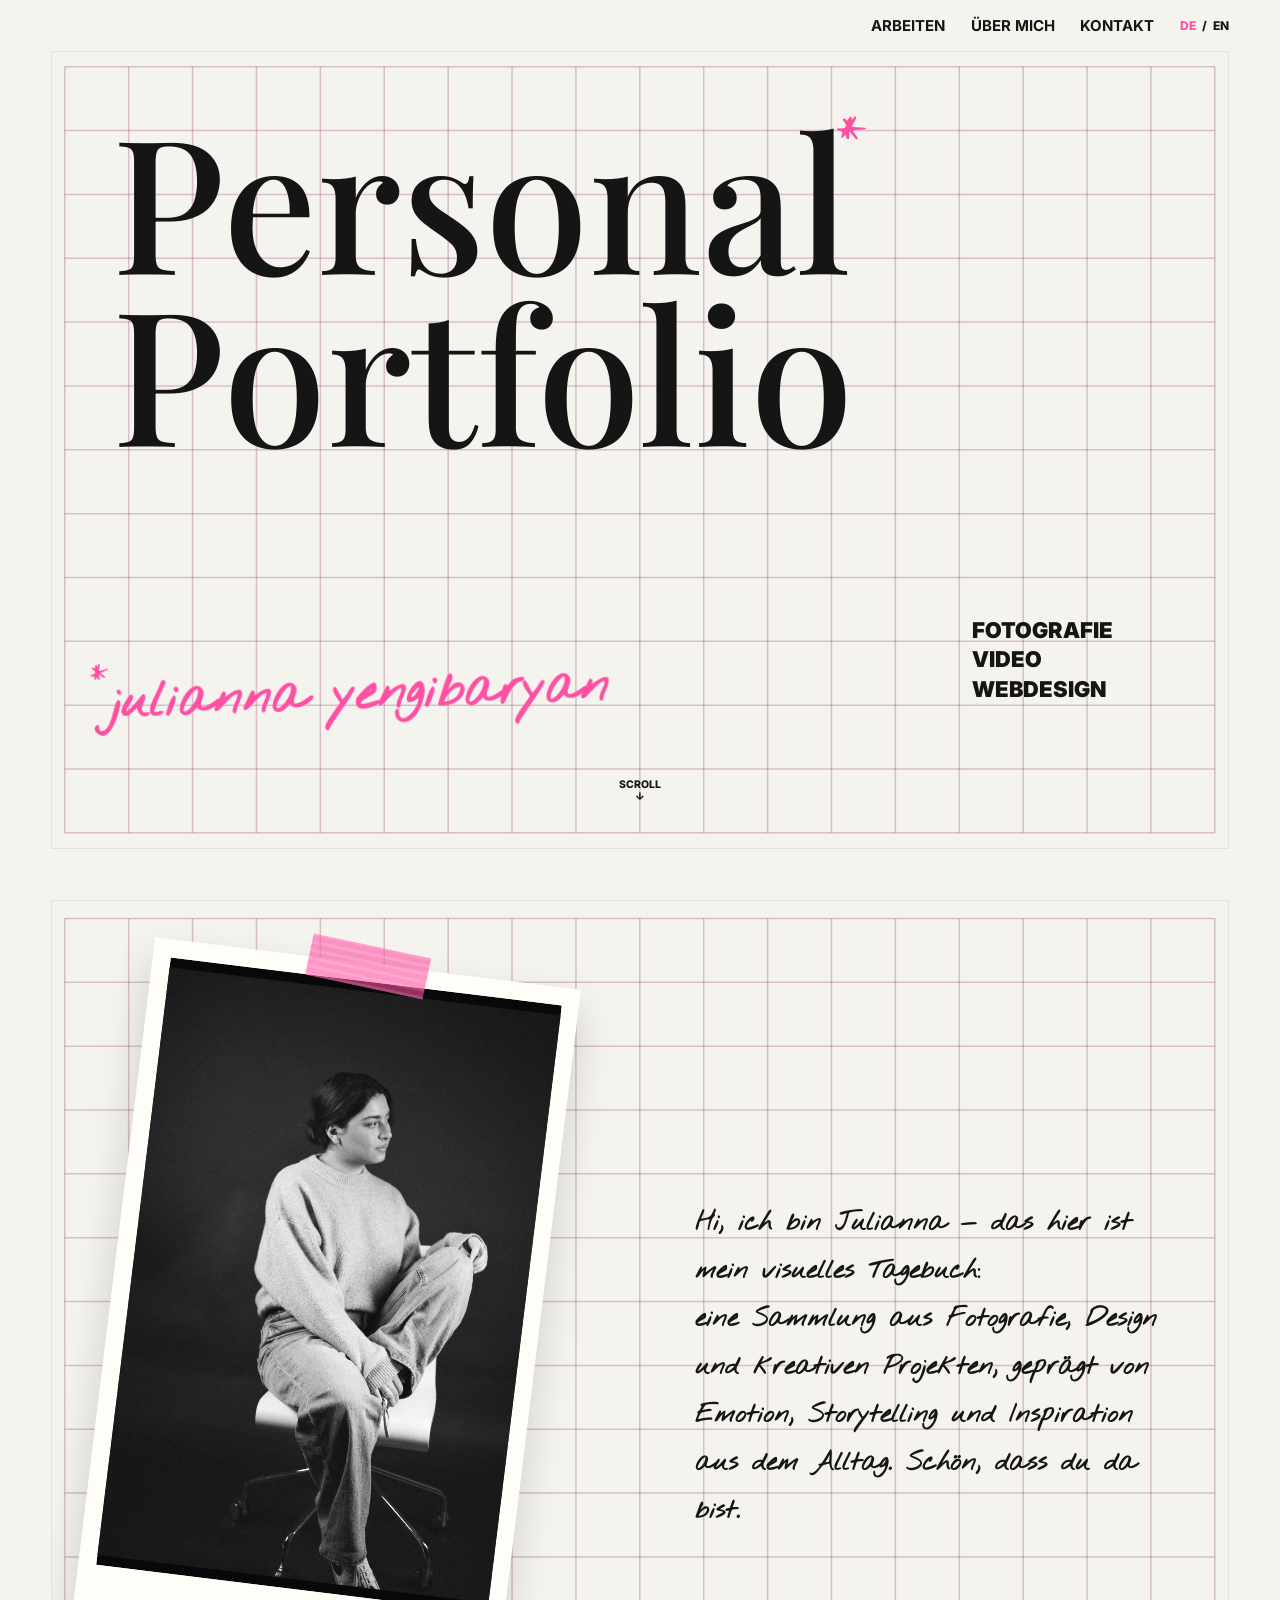
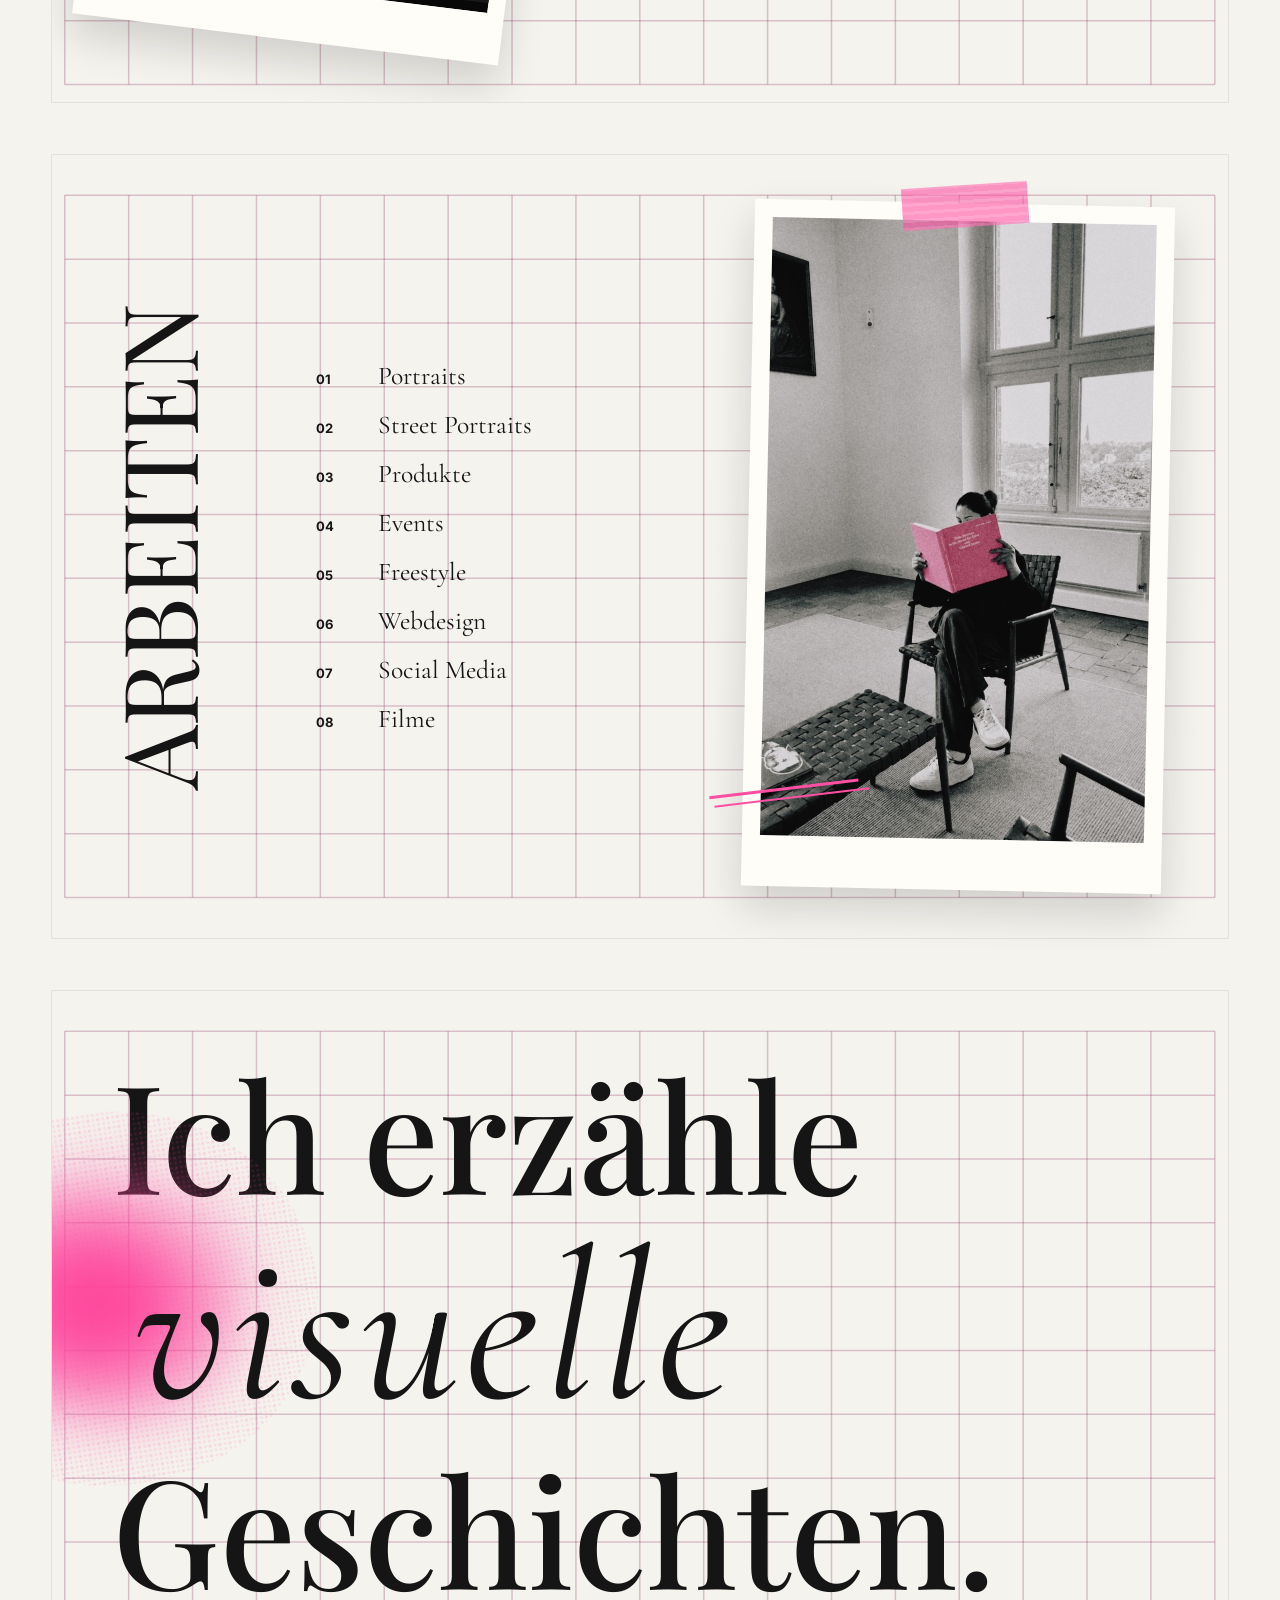
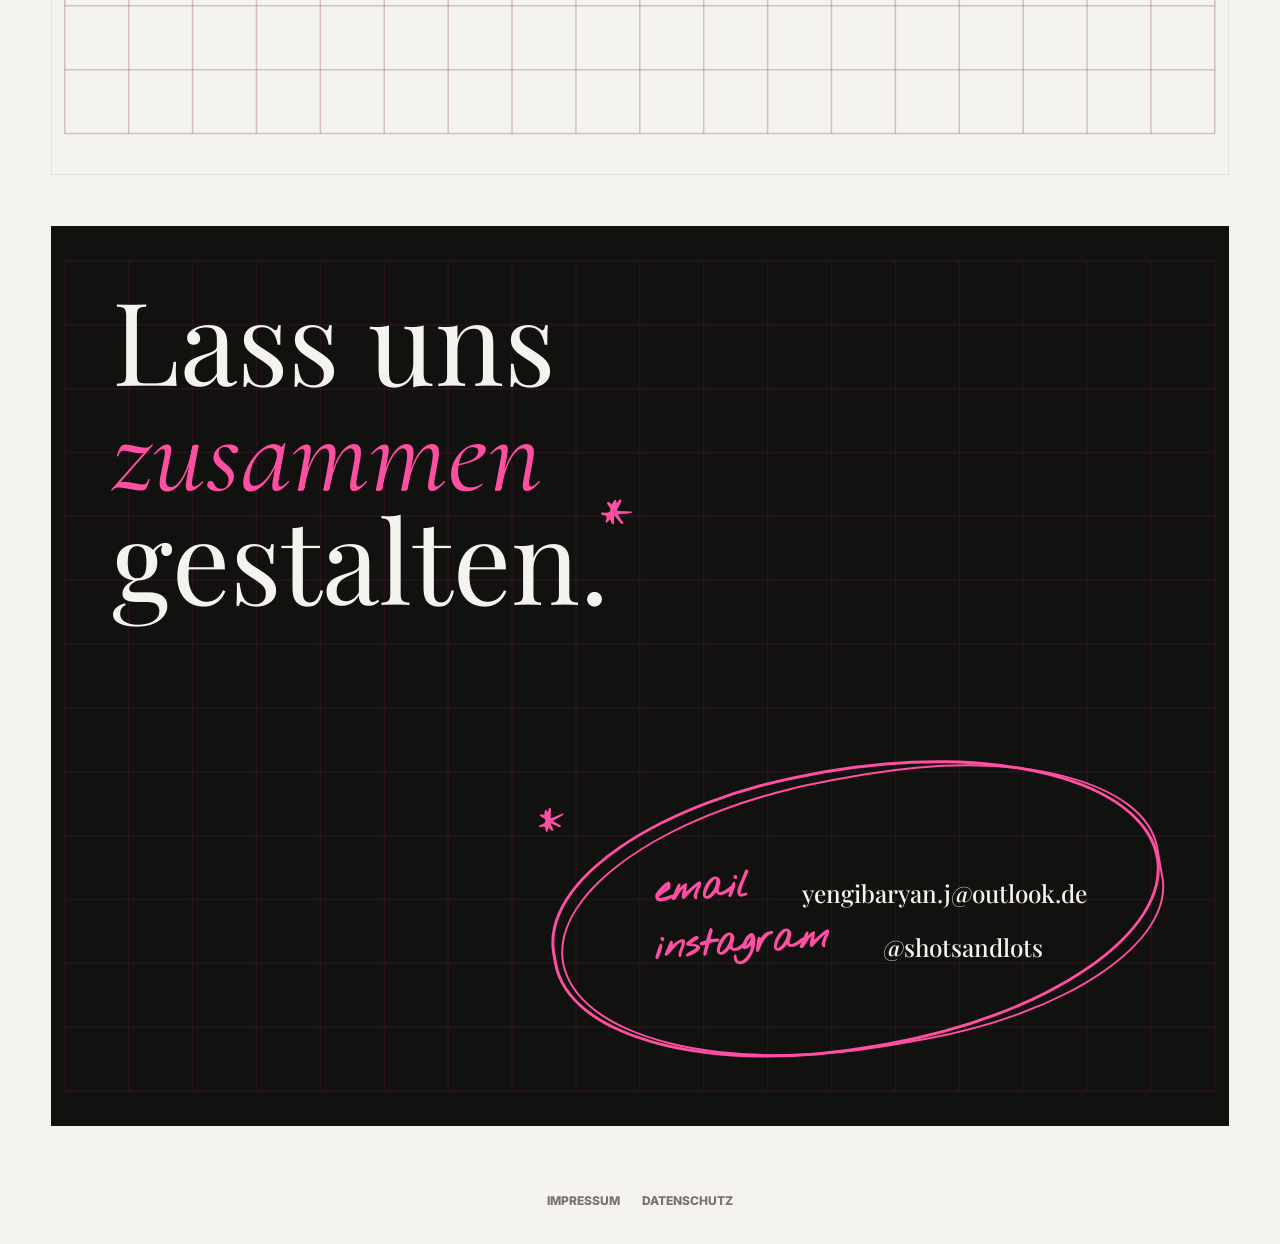
<file: index.html>
<!doctype html>
<html lang="de">
  <head>
    <meta charset="utf-8">
    <meta name="viewport" content="width=device-width, initial-scale=1">
    <title>Julianna Yengibaryan | Portfolio</title>
    <meta
      name="description"
      content="Creative Portfolio for Photography, Film, Web & Visual Design"
    >
    <link rel="stylesheet" href="styles.css?v=20260706lighttext">
    <link rel="stylesheet" href="layout-overrides.css?v=20260706contactoval">
  </head>
  <body>
    <div class="grain" aria-hidden="true"></div>
    <header class="site-header">
      <a class="brand" href="index.html" aria-label="Zur Startseite">
        <span class="brand-title">Personal<br>Portfolio</span>
        <small>julianna yengibaryan</small>
      </a>
      <nav class="main-nav" aria-label="Hauptnavigation">
        <a href="#index" data-i18n="nav.index">Index</a>
        <a href="#about" data-i18n="nav.about">Über mich</a>
        <a href="#kontakt" data-i18n="nav.contact">Kontakt</a>
      </nav>
    </header>

    <div class="home-chrome">
      <a class="home-start-logo" href="#top">Personal<br>Portfolio<small>julianna yengibaryan</small></a>
      <nav class="board-nav home-board-nav" aria-label="Sections">
        <a href="#index" data-i18n="nav.works">Arbeiten</a>
        <a href="#about" data-i18n="nav.about">Über mich</a>
        <a href="#kontakt" data-i18n="nav.contact">Kontakt</a>
        <span class="language-toggle" aria-label="Sprache wechseln">
          <button type="button" data-lang="de">DE</button>
          <span>/</span>
          <button type="button" data-lang="en">EN</button>
        </span>
      </nav>
      <button class="mobile-menu-toggle home-mobile-menu-toggle" type="button" aria-label="Menu" aria-expanded="false">
        <span></span>
        <span></span>
        <span></span>
      </button>
    </div>

    <main id="top" class="editorial-home">
      <section class="board board-hero" aria-labelledby="hero-title">
        <h1 id="hero-title"><span class="hero-personal">Personal<span class="pink-star hero-title-star" aria-hidden="true">*</span></span><br>Portfolio</h1>
        <p class="hand-name" id="flying-name"><span class="pink-star hero-name-star" aria-hidden="true">*</span>julianna yengibaryan</p>
        <p class="hero-fields" data-i18n-html="hero.fields">Fotografie<br>Video<br>Webdesign</p>
        <span class="scroll-note">Scroll<br>↓</span>
      </section>

      <section class="board board-about" id="about" aria-label="About Julianna Yengibaryan">
        <figure class="about-photo">
          <span class="about-tape" aria-hidden="true"></span>
          <img src="material/Julianna/Julianna2_result.jpg" alt="Portrait von Julianna Yengibaryan">
        </figure>
        <div class="about-statement">
          <div class="about-name-slot" aria-hidden="true"></div>
          <p data-i18n-html="about.text">Hi, ich bin Julianna — das hier ist mein visuelles Tagebuch:<br>eine Sammlung aus Fotografie, Design und kreativen Projekten, geprägt von Emotion, Storytelling und Inspiration aus dem Alltag. Schön, dass du da bist.</p>
        </div>
      </section>

      <section class="board board-index" id="index" aria-labelledby="index-title">
        <h2 id="index-title" class="vertical-title" data-i18n="works.title">Arbeiten</h2>
        <nav class="editorial-index" aria-label="Portfolio index">
          <a href="portraits.html"><span>01</span>Portraits</a>
          <a href="street-portraits.html"><span>02</span>Street Portraits</a>
          <a href="produkte.html"><span>03</span><em data-i18n="works.product">Produkte</em></a>
          <a href="events.html"><span>04</span>Events</a>
          <a href="freestyle.html"><span>05</span>Freestyle</a>
          <a href="webdesign.html"><span>06</span>Webdesign</a>
          <a href="social-media.html"><span>07</span>Social Media</a>
          <a href="filme.html"><span>08</span>Filme</a>
        </nav>
        <figure class="index-photo">
          <span class="index-tape" aria-hidden="true"></span>
          <img src="material/Julianna/Materialcover_result.jpg" alt="Material preview">
          <span class="material-sketch material-sketch-line" aria-hidden="true"></span>
        </figure>
      </section>

      <section class="board board-ink" aria-label="I create visual stories">
        <h2 class="ink-hero-title" data-i18n-html="ink.title">Ich erzähle<br><span>visuelle</span><br>Geschichten.</h2>
      </section>

      <section class="board board-quote" id="kontakt" aria-label="Contact">
        <h2 data-i18n-html="contact.title">Lass uns<br><em>zusammen</em><br><span class="contact-star-word">gestalten.<span class="pink-star quote-star" aria-hidden="true">*</span></span></h2>
        <div class="contact-email-frame">
          <div class="contact-channel">
            <span data-i18n="contact.email">email</span>
            <a href="mailto:yengibaryan.j@outlook.de">yengibaryan.j@outlook.de</a>
          </div>
          <div class="contact-channel">
            <span data-i18n="contact.instagram">instagram</span>
            <a href="https://www.instagram.com/shotsandlots?utm_source=qr" target="_blank" rel="noopener noreferrer">@shotsandlots</a>
          </div>
        </div>
        <span class="pink-circle quote-circle contact-email-circle" aria-hidden="true"><span class="pink-star quote-circle-star">*</span></span>
      </section>

    </main>

    <footer class="legal-footer home-legal-footer">
      <a href="impressum.html">Impressum</a>
      <a href="datenschutz.html">Datenschutz</a>
    </footer>

    <script>
      const homeI18n = {
        de: {
          nav: { index: "Index", works: "Arbeiten", about: "Über mich", contact: "Kontakt" },
          hero: { fields: "Fotografie<br>Video<br>Webdesign" },
          about: {
            text: "Hi, ich bin Julianna — das hier ist mein visuelles Tagebuch:<br>eine Sammlung aus Fotografie, Design und kreativen Projekten, geprägt von Emotion, Storytelling und Inspiration aus dem Alltag. Schön, dass du da bist."
          },
          works: { title: "Arbeiten", product: "Produkte" },
          ink: { title: "Ich erzähle<br><span>visuelle</span><br>Geschichten." },
          contact: { title: "Lass uns<br><em>zusammen</em><br><span class=\"contact-star-word\">gestalten.<span class=\"pink-star quote-star\" aria-hidden=\"true\">*</span></span>", email: "email", instagram: "instagram" }
        },
        en: {
          nav: { index: "Index", works: "Works", about: "About", contact: "Contact" },
          hero: { fields: "Photography<br>Video<br>Web Design" },
          about: {
            text: "Hi, I'm Julianna — this is my visual diary:<br>a collection of photography, design and creative projects shaped by emotion, storytelling and everyday inspiration. Enjoy your visit."
          },
          works: { title: "Works", product: "Products" },
          ink: { title: "I create<br><span>visual</span><br>stories." },
          contact: { title: "Let’s<br>create<br><em class=\"contact-star-word\">together.<span class=\"pink-star quote-star\" aria-hidden=\"true\">*</span></em>", email: "email", instagram: "instagram" }
        }
      };

      const getHomeLanguage = () => localStorage.getItem("portfolio-language") === "en" ? "en" : "de";
      const applyHomeLanguage = () => {
        const language = getHomeLanguage();
        document.documentElement.lang = language;
        document.body.dataset.language = language;

        document.querySelectorAll("[data-i18n]").forEach((item) => {
          const value = item.dataset.i18n.split(".").reduce((data, key) => data?.[key], homeI18n[language]);
          if (value) item.textContent = value;
        });

        document.querySelectorAll("[data-i18n-html]").forEach((item) => {
          const value = item.dataset.i18nHtml.split(".").reduce((data, key) => data?.[key], homeI18n[language]);
          if (value) item.innerHTML = value;
        });

        document.querySelectorAll(".language-toggle button").forEach((button) => {
          button.classList.toggle("active", button.dataset.lang === language);
        });
      };

      document.querySelectorAll(".language-toggle button").forEach((button) => {
        button.addEventListener("click", () => {
          localStorage.setItem("portfolio-language", button.dataset.lang);
          applyHomeLanguage();
        });
      });

      applyHomeLanguage();

      const gridBoards = document.querySelectorAll(".editorial-home .board");
      if (gridBoards.length) {
        const readCssPixelValue = (name, fallback) => {
          const value = getComputedStyle(document.documentElement).getPropertyValue(name);
          const parsed = Number.parseFloat(value);
          return Number.isFinite(parsed) ? parsed : fallback;
        };

        const findBalancedGrid = (width, height) => {
          const targetCell = readCssPixelValue("--grid-bg-size", 64);
          const targetPad = readCssPixelValue("--grid-bg-safe", 12);
          // Ganze Rasterfelder verhindern abgeschnittene Linien am Rand.
          const columns = Math.max(2, Math.floor((width - targetPad * 2) / targetCell));
          const rows = Math.max(2, Math.floor((height - targetPad * 2) / targetCell));

          return {
            columns,
            rows,
            cell: targetCell,
            padX: (width - columns * targetCell) / 2,
            padY: (height - rows * targetCell) / 2
          };
        };

        const updateGridBoard = (board) => {
          const rect = board.getBoundingClientRect();
          if (rect.width <= 0 || rect.height <= 0) return;
          const { columns, rows, cell, padX, padY } = findBalancedGrid(rect.width, rect.height);
          let grid = board.querySelector(":scope > .board-grid");

          // Das SVG-Raster wird neu gezeichnet, wenn sich die Board-Größe ändert.
          if (!grid) {
            grid = document.createElementNS("http://www.w3.org/2000/svg", "svg");
            grid.classList.add("board-grid");
            grid.setAttribute("aria-hidden", "true");
            grid.setAttribute("focusable", "false");
            board.prepend(grid);
          }

          board.style.setProperty("--grid-cell", `${cell.toFixed(3)}px`);
          board.style.setProperty("--grid-pad-x", `${padX.toFixed(3)}px`);
          board.style.setProperty("--grid-pad-y", `${padY.toFixed(3)}px`);
          grid.setAttribute("viewBox", `0 0 ${rect.width.toFixed(3)} ${rect.height.toFixed(3)}`);
          grid.setAttribute("preserveAspectRatio", "none");
          grid.replaceChildren();

          const makeLine = (x1, y1, x2, y2) => {
            const line = document.createElementNS("http://www.w3.org/2000/svg", "line");
            line.setAttribute("x1", x1.toFixed(3));
            line.setAttribute("y1", y1.toFixed(3));
            line.setAttribute("x2", x2.toFixed(3));
            line.setAttribute("y2", y2.toFixed(3));
            grid.append(line);
          };

          const right = padX + columns * cell;
          const bottom = padY + rows * cell;

          for (let column = 0; column <= columns; column += 1) {
            const x = padX + column * cell;
            makeLine(x, padY, x, bottom);
          }

          for (let row = 0; row <= rows; row += 1) {
            const y = padY + row * cell;
            makeLine(padX, y, right, y);
          }
        };

        const resizeGridObserver = new ResizeObserver((entries) => {
          entries.forEach((entry) => updateGridBoard(entry.target));
        });

        gridBoards.forEach((board) => {
          updateGridBoard(board);
          resizeGridObserver.observe(board);
        });

        window.addEventListener("load", () => {
          gridBoards.forEach(updateGridBoard);
        });
      }

      const fixedNav = document.querySelector(".home-board-nav");
      const homeStartLogo = document.querySelector(".home-start-logo");
      const mobileMenuToggle = document.querySelector(".home-mobile-menu-toggle");
      const homeLanguageToggle = document.querySelector(".home-board-nav .language-toggle");
      const contactSection = document.querySelector("#kontakt");
      const aboutSection = document.querySelector("#about");
      const flyingName = document.querySelector("#flying-name");
      const aboutNameSlot = document.querySelector(".about-name-slot");
      if (mobileMenuToggle && fixedNav) {
        mobileMenuToggle.addEventListener("click", () => {
          const isOpen = fixedNav.classList.toggle("menu-open");
          mobileMenuToggle.classList.toggle("menu-open", isOpen);
          mobileMenuToggle.setAttribute("aria-expanded", String(isOpen));
        });

        fixedNav.querySelectorAll("a").forEach((link) => {
          link.addEventListener("click", () => {
            window.setTimeout(() => {
              fixedNav.classList.remove("menu-open");
              mobileMenuToggle.classList.remove("menu-open");
              mobileMenuToggle.setAttribute("aria-expanded", "false");
            }, 0);
          });
        });
      }

      if (fixedNav && contactSection) {
        const updateNavColor = () => {
          const rect = contactSection.getBoundingClientRect();
          const viewportMiddle = window.innerHeight * 0.35;
          // Auf der dunklen Kontaktfläche braucht die Navigation eine helle Variante.
          const isDark = rect.top <= viewportMiddle && rect.bottom > 0;
          fixedNav.classList.toggle("on-dark", isDark);
          homeStartLogo?.classList.toggle("on-dark", isDark);
          mobileMenuToggle?.classList.toggle("on-dark", isDark);
          homeLanguageToggle?.classList.toggle("on-dark", isDark);
        };

        updateNavColor();
        window.addEventListener("scroll", updateNavColor, { passive: true });
        window.addEventListener("resize", updateNavColor);
      }

      const homeChrome = document.querySelector(".home-chrome");
      if (homeChrome) {
        let lastScrollY = window.scrollY;
        let tickingNav = false;

        const updateChromeVisibility = () => {
          const currentScrollY = window.scrollY;
          const isScrollingDown = currentScrollY > lastScrollY;
          const menuIsOpen = fixedNav?.classList.contains("menu-open");
          // Beim Runterscrollen bleibt mehr Platz für den Inhalt.
          homeChrome.classList.toggle("nav-hidden", !menuIsOpen && isScrollingDown && currentScrollY > 90);
          lastScrollY = currentScrollY;
          tickingNav = false;
        };

        window.addEventListener("scroll", () => {
          if (tickingNav) return;
          tickingNav = true;
          requestAnimationFrame(updateChromeVisibility);
        }, { passive: true });
      }

      if (flyingName && aboutNameSlot && aboutSection) {
        const mobileNameQuery = window.matchMedia("(max-width: 680px)");
        let start = null;
        let ticking = false;
        let resizeTimer = null;

        const measureNameFlight = () => {
          if (mobileNameQuery.matches) {
            document.body.classList.remove("name-flight-ready");
            return;
          }

          // Erst messen, dann animieren. Sonst springt der Name beim Start.
          document.body.classList.remove("name-flight-ready");
          flyingName.style.removeProperty("--name-start-left");
          flyingName.style.removeProperty("--name-start-top");
          flyingName.style.removeProperty("--name-flight-x");
          flyingName.style.removeProperty("--name-flight-y");
          flyingName.style.removeProperty("--name-flight-rotate");
          flyingName.style.removeProperty("--name-flight-scale");

          const rect = flyingName.getBoundingClientRect();
          start = {
            left: rect.left,
            top: rect.top + window.scrollY
          };

          flyingName.style.setProperty("--name-start-left", `${start.left}px`);
          flyingName.style.setProperty("--name-start-top", `${start.top}px`);
          document.body.classList.add("name-flight-ready");
          updateNameFlight();
        };

        const updateNameFlight = () => {
          if (!start || mobileNameQuery.matches) return;
          const target = aboutNameSlot.getBoundingClientRect();
          const aboutTop = aboutSection.offsetTop;
          // Der Name bewegt sich nur im Bereich kurz vor der About-Sektion.
          const aboutTravelStart = Math.max(1, aboutTop - window.innerHeight * 0.92);
          const aboutTravelEnd = Math.max(aboutTravelStart + 1, aboutTop - window.innerHeight * 0.2);
          const rawProgress = (window.scrollY - aboutTravelStart) / (aboutTravelEnd - aboutTravelStart);
          const progress = Math.min(1, Math.max(0, rawProgress));
          const eased = 1 - Math.pow(1 - progress, 3);

          const x = (target.left - start.left) * eased;
          const y = (target.top - start.top) * eased;
          const rotation = -2 - 1.5 * eased;
          const scale = 1 - 0.16 * eased;

          flyingName.style.setProperty("--name-flight-x", `${x}px`);
          flyingName.style.setProperty("--name-flight-y", `${y}px`);
          flyingName.style.setProperty("--name-flight-rotate", `${rotation}deg`);
          flyingName.style.setProperty("--name-flight-scale", scale);
        };

        const requestNameFlight = () => {
          if (ticking) return;
          ticking = true;
          requestAnimationFrame(() => {
            updateNameFlight();
            ticking = false;
          });
        };

        window.addEventListener("load", measureNameFlight);
        measureNameFlight();
        window.addEventListener("scroll", requestNameFlight, { passive: true });
        window.addEventListener("resize", () => {
          window.clearTimeout(resizeTimer);
          resizeTimer = window.setTimeout(measureNameFlight, 160);
        });
        mobileNameQuery.addEventListener("change", measureNameFlight);
      }
    </script>

  </body>
</html>
</file>
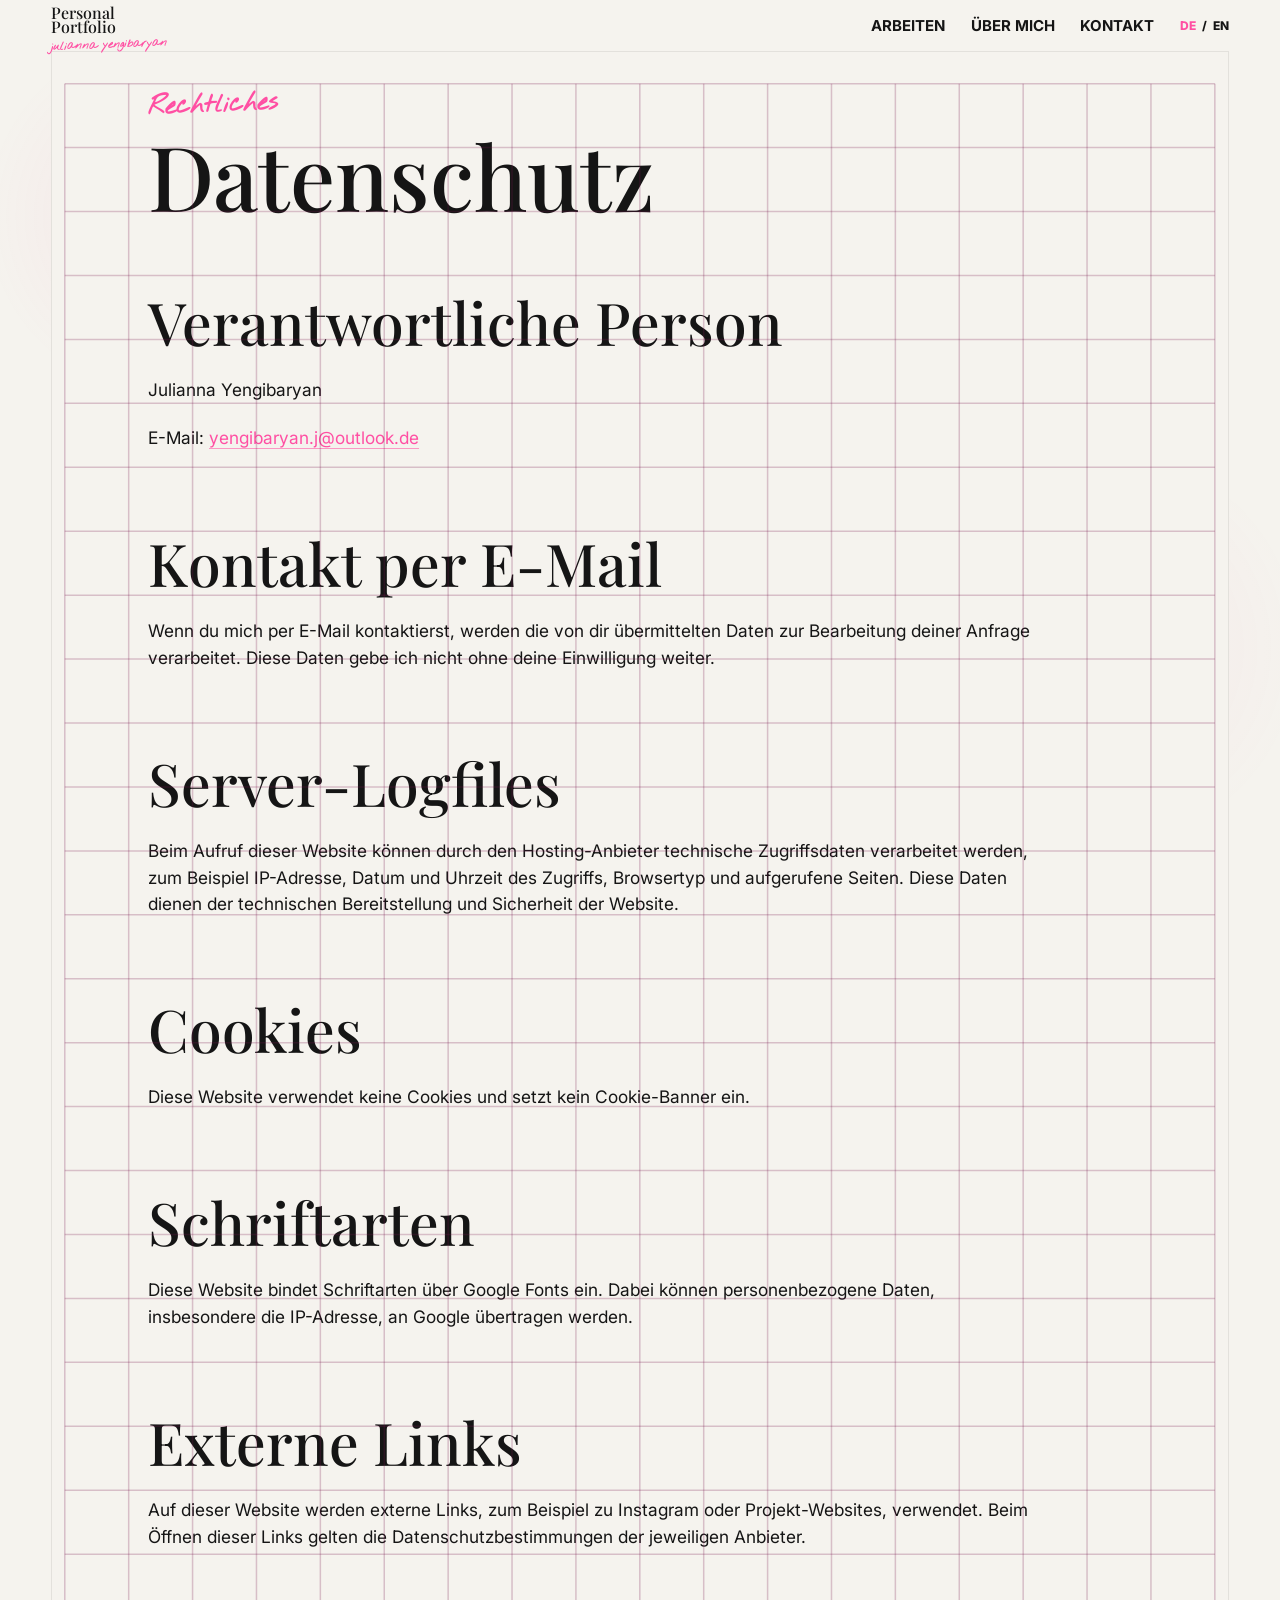
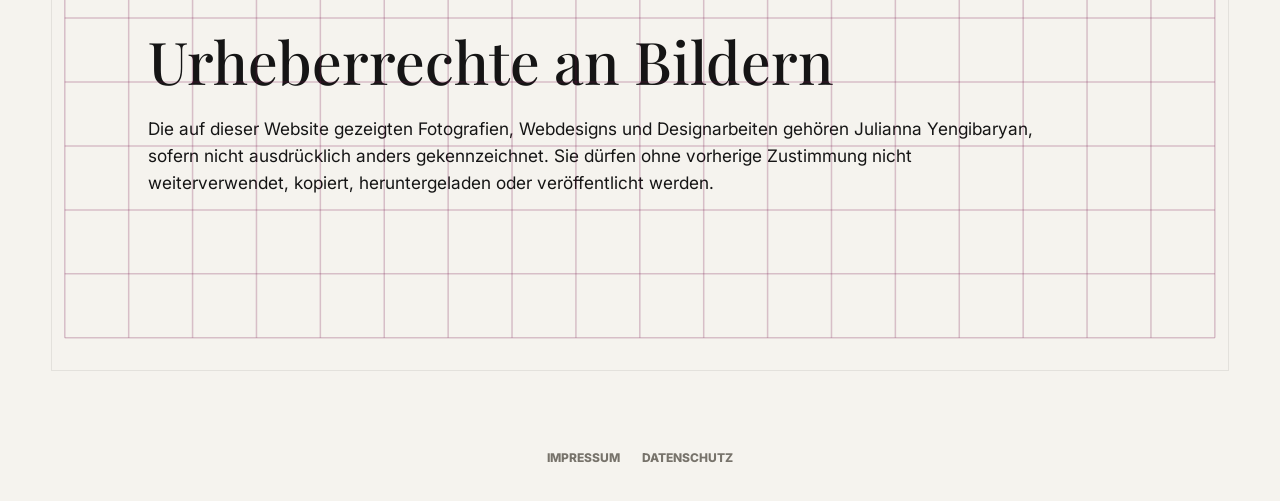
<file: datenschutz.html>
<!doctype html>
<html lang="de">
  <head>
    <meta charset="utf-8">
    <meta name="viewport" content="width=device-width, initial-scale=1">
    <title>Datenschutz | Julianna Yengibaryan</title>
    <link rel="stylesheet" href="styles.css?v=20260706lighttext">
    <link rel="stylesheet" href="layout-overrides.css?v=20260706docshort">
  </head>
  <body class="legal-page">
    <header class="site-header">
      <a class="brand" href="index.html"><span class="brand-title">Personal<br>Portfolio</span><small>julianna yengibaryan</small></a>
      <nav class="main-nav" aria-label="Hauptnavigation">
        <a href="index.html#index">Arbeiten</a>
        <a href="index.html#about">Über mich</a>
        <a href="index.html#kontakt">Kontakt</a>
        <span class="language-toggle" aria-label="Sprache wechseln"><button type="button" data-lang="de">DE</button><span>/</span><button type="button" data-lang="en">EN</button></span>
      </nav>
      <button class="mobile-menu-toggle" type="button" aria-label="Menu" aria-expanded="false"><span></span><span></span><span></span></button>
    </header>

    <main class="legal-content">
      <p class="collection-hand">Rechtliches</p>
      <h1>Datenschutz</h1>

      <section>
        <h2>Verantwortliche Person</h2>
        <p>Julianna Yengibaryan</p>
        <p>E-Mail: <a href="mailto:yengibaryan.j@outlook.de">yengibaryan.j@outlook.de</a></p>
      </section>

      <section>
        <h2>Kontakt per E-Mail</h2>
        <p>Wenn du mich per E-Mail kontaktierst, werden die von dir übermittelten Daten zur Bearbeitung deiner Anfrage verarbeitet. Diese Daten gebe ich nicht ohne deine Einwilligung weiter.</p>
      </section>

      <section>
        <h2>Server-Logfiles</h2>
        <p>Beim Aufruf dieser Website können durch den Hosting-Anbieter technische Zugriffsdaten verarbeitet werden, zum Beispiel IP-Adresse, Datum und Uhrzeit des Zugriffs, Browsertyp und aufgerufene Seiten. Diese Daten dienen der technischen Bereitstellung und Sicherheit der Website.</p>
      </section>

      <section>
        <h2>Cookies</h2>
        <p>Diese Website verwendet keine Cookies und setzt kein Cookie-Banner ein.</p>
      </section>

      <section>
        <h2>Schriftarten</h2>
        <p>Diese Website bindet Schriftarten über Google Fonts ein. Dabei können personenbezogene Daten, insbesondere die IP-Adresse, an Google übertragen werden.</p>
      </section>

      <section>
        <h2>Externe Links</h2>
        <p>Auf dieser Website werden externe Links, zum Beispiel zu Instagram oder Projekt-Websites, verwendet. Beim Öffnen dieser Links gelten die Datenschutzbestimmungen der jeweiligen Anbieter.</p>
      </section>

      <section>
        <h2>Urheberrechte an Bildern</h2>
        <p>Die auf dieser Website gezeigten Fotografien, Webdesigns und Designarbeiten gehören Julianna Yengibaryan, sofern nicht ausdrücklich anders gekennzeichnet. Sie dürfen ohne vorherige Zustimmung nicht weiterverwendet, kopiert, heruntergeladen oder veröffentlicht werden.</p>
      </section>
    </main>

    <footer class="legal-footer">
      <a href="impressum.html">Impressum</a>
      <a href="datenschutz.html">Datenschutz</a>
    </footer>
    <script src="grid-fit.js?v=20260706wholegrid"></script>
    <script>
      const menuToggle = document.querySelector(".mobile-menu-toggle");
      const mainNav = document.querySelector(".main-nav");
      const languageToggle = document.querySelector(".language-toggle");
      const syncLanguageToggle = () => {
        const language = localStorage.getItem("portfolio-language") === "en" ? "en" : "de";
        document.documentElement.lang = language;
        languageToggle?.querySelectorAll("button").forEach((button) => {
          button.classList.toggle("active", button.dataset.lang === language);
        });
      };

      languageToggle?.querySelectorAll("button").forEach((button) => {
        button.addEventListener("click", () => {
          localStorage.setItem("portfolio-language", button.dataset.lang);
          syncLanguageToggle();
        });
      });

      syncLanguageToggle();

      menuToggle?.addEventListener("click", () => {
        const isOpen = mainNav.classList.toggle("menu-open");
        menuToggle.classList.toggle("menu-open", isOpen);
        menuToggle.setAttribute("aria-expanded", String(isOpen));
      });

      const pageHeader = document.querySelector(".site-header");
      let lastScrollY = window.scrollY;
      window.addEventListener("scroll", () => {
        const currentScrollY = window.scrollY;
        const menuIsOpen = mainNav?.classList.contains("menu-open");
        pageHeader?.classList.toggle("nav-hidden", !menuIsOpen && currentScrollY > lastScrollY && currentScrollY > 90);
        lastScrollY = currentScrollY;
      }, { passive: true });
    </script>
  </body>
</html>
</file>
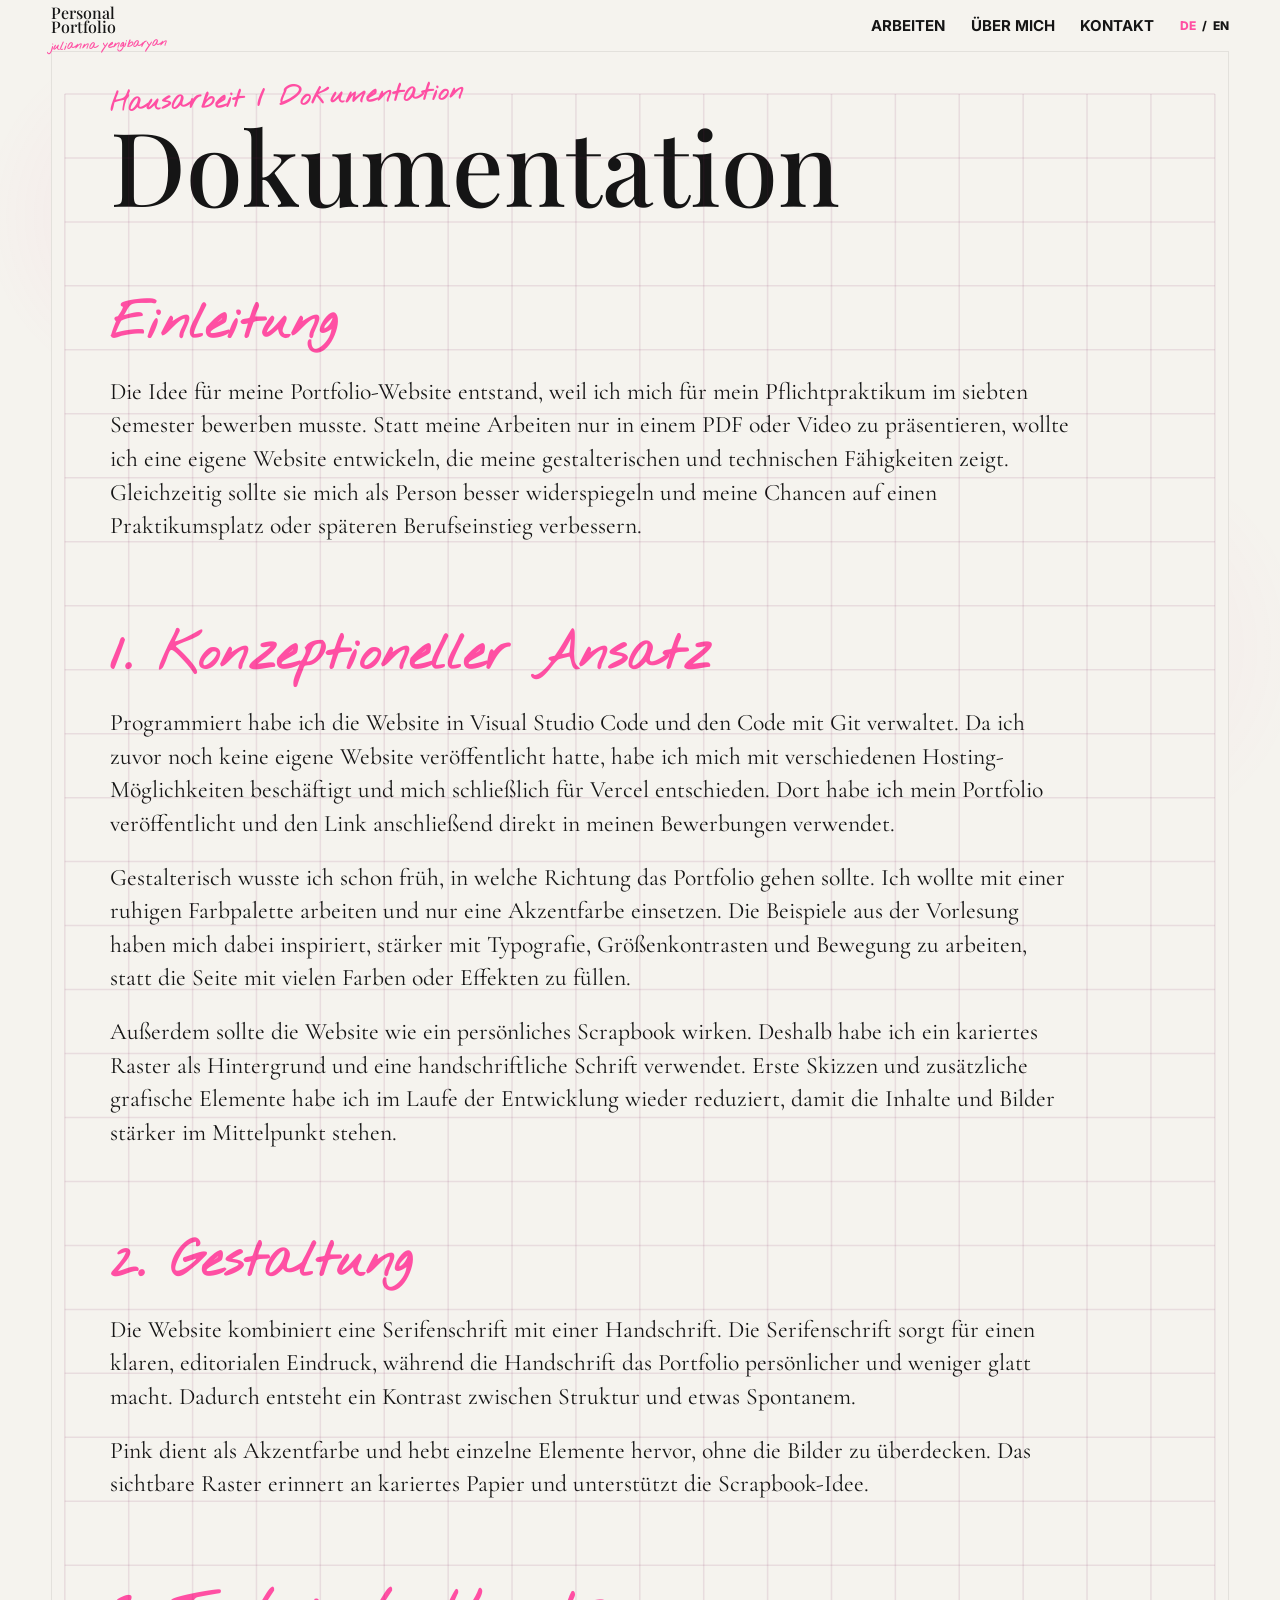
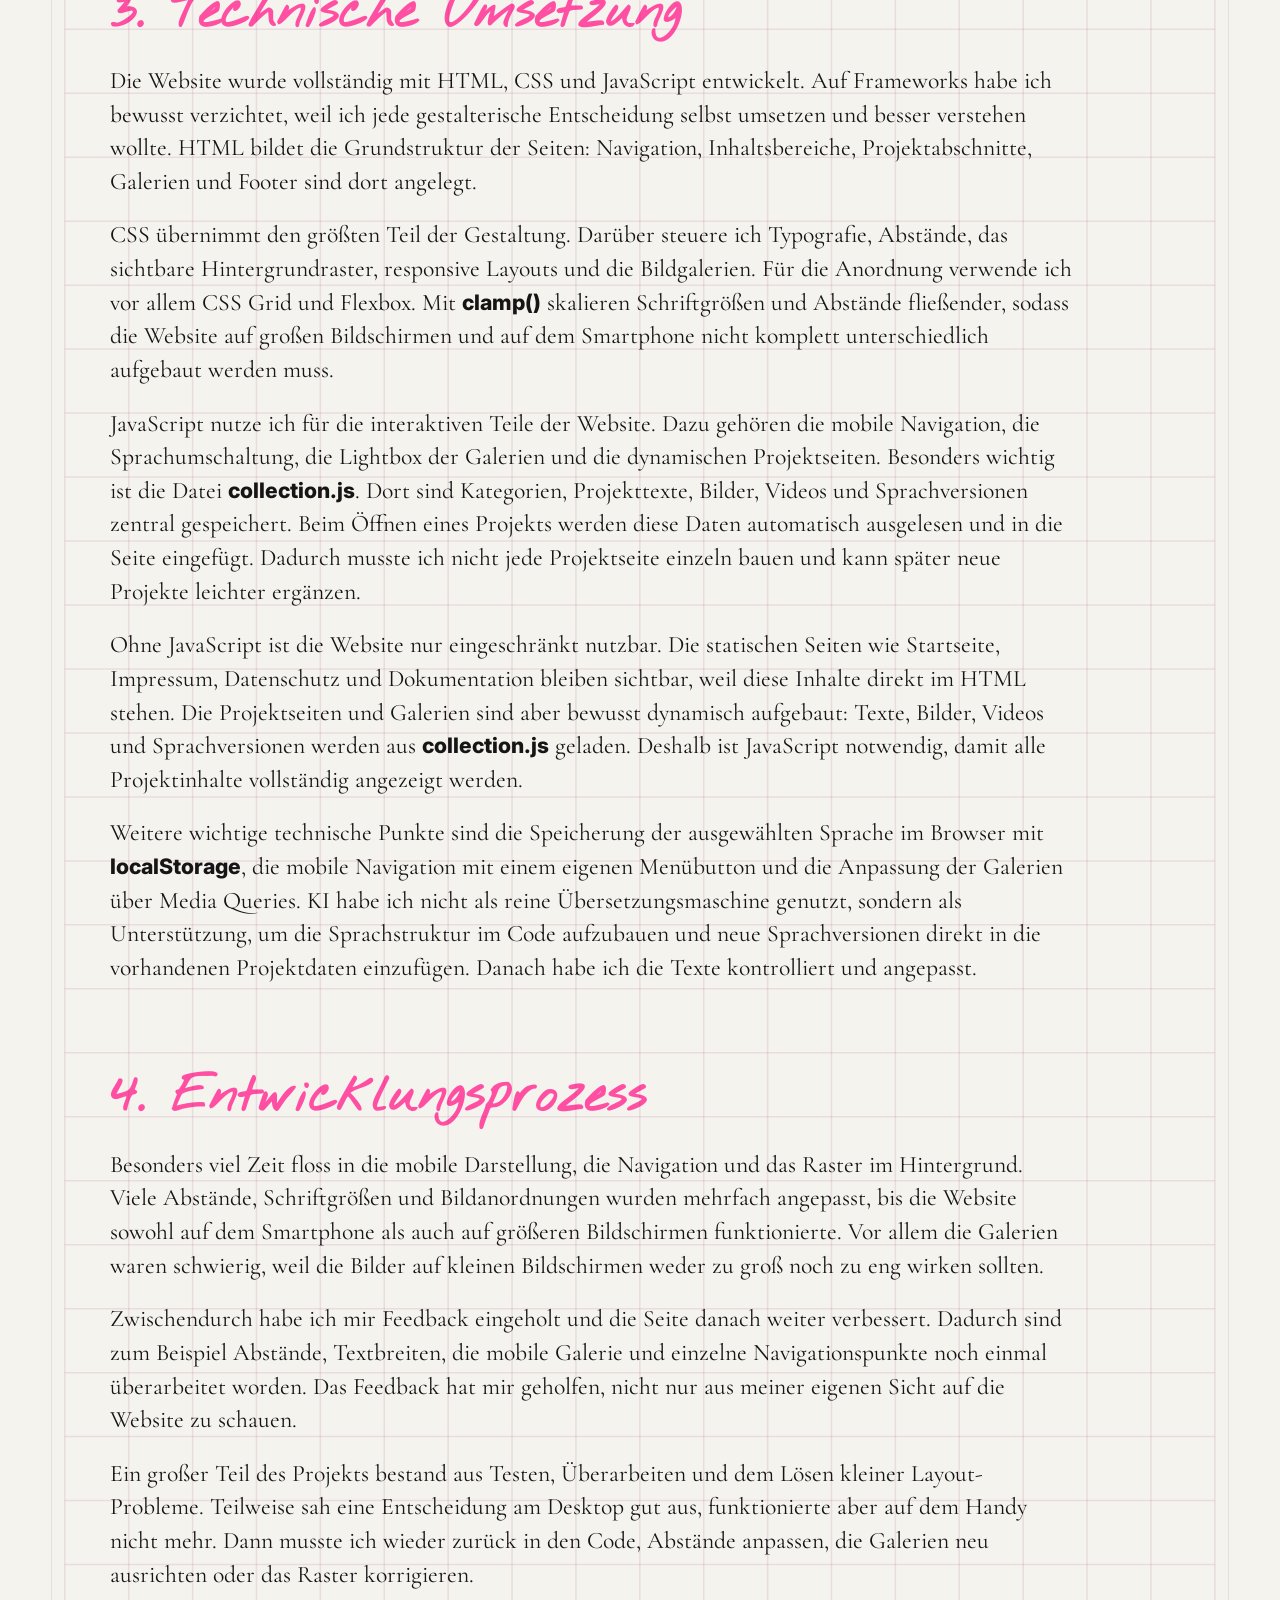
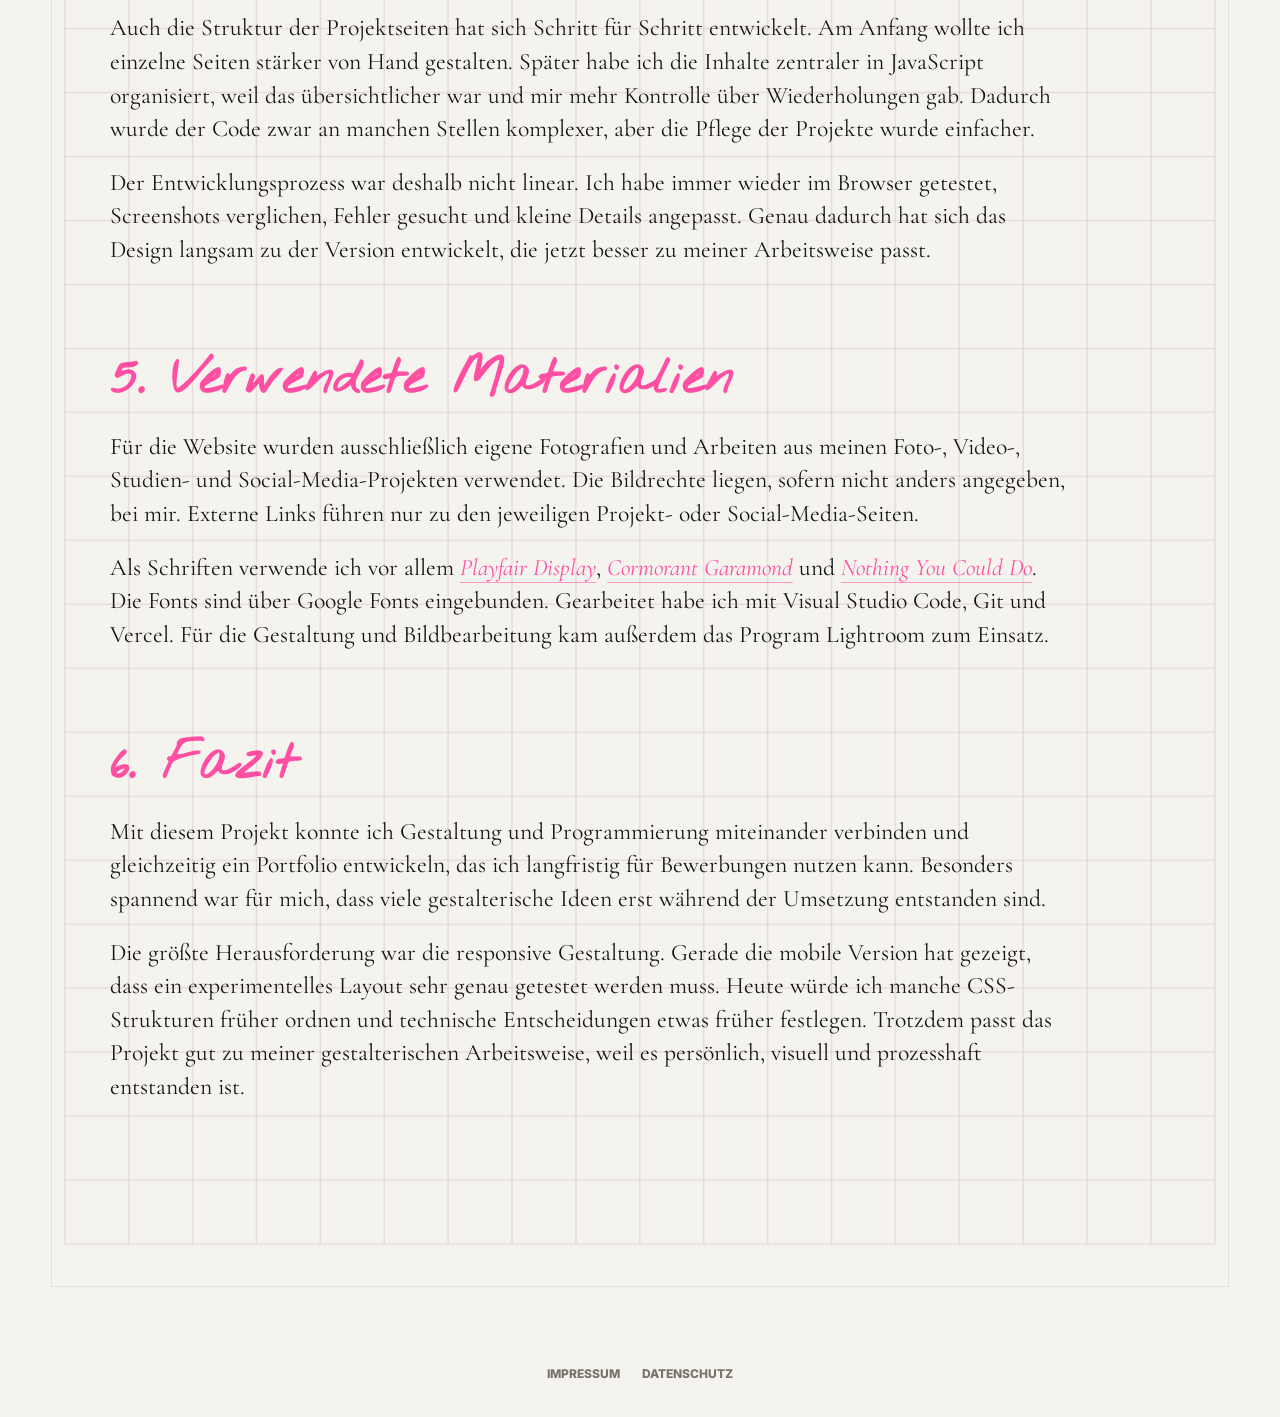
<file: dokumentation.html>
<!doctype html>
<html lang="de">
  <head>
    <meta charset="utf-8">
    <meta name="viewport" content="width=device-width, initial-scale=1">
    <title>Dokumentation | Julianna Yengibaryan</title>
    <meta name="description" content="Dokumentation zur Konzeption, Gestaltung und technischen Umsetzung des Portfolio-Projekts von Julianna Yengibaryan.">
    <link rel="stylesheet" href="styles.css?v=20260706lighttext">
    <link rel="stylesheet" href="layout-overrides.css?v=20260706dochandlabelsmall">
  </head>
  <body class="legal-page documentation-page">
    <header class="site-header">
      <a class="brand" href="index.html"><span class="brand-title">Personal<br>Portfolio</span><small>julianna yengibaryan</small></a>
      <nav class="main-nav" aria-label="Hauptnavigation">
        <a href="index.html#index">Arbeiten</a>
        <a href="index.html#about">Über mich</a>
        <a href="index.html#kontakt">Kontakt</a>
        <span class="language-toggle" aria-label="Sprache wechseln"><button type="button" data-lang="de">DE</button><span>/</span><button type="button" data-lang="en">EN</button></span>
      </nav>
      <button class="mobile-menu-toggle" type="button" aria-label="Menu" aria-expanded="false"><span></span><span></span><span></span></button>
    </header>

    <main class="legal-content documentation-content">
      <p class="collection-hand">Hausarbeit / Dokumentation</p>
      <h1>Dokumentation</h1>

      <section class="documentation-intro">
      
      </section>

   <section>
    <h2>Einleitung</h2>
   <p>Die Idee für meine Portfolio-Website entstand, weil ich mich für mein Pflichtpraktikum im siebten Semester bewerben musste. Statt meine Arbeiten nur in einem PDF oder Video zu präsentieren, wollte ich eine eigene Website entwickeln, die meine gestalterischen und technischen Fähigkeiten zeigt. Gleichzeitig sollte sie mich als Person besser widerspiegeln und meine Chancen auf einen Praktikumsplatz oder späteren Berufseinstieg verbessern.</p>
</section>

      <section>
        <h2>1. Konzeptioneller Ansatz</h2>
        <p>Programmiert habe ich die Website in Visual Studio Code und den Code mit Git verwaltet. Da ich zuvor noch keine eigene Website veröffentlicht hatte, habe ich mich mit verschiedenen Hosting-Möglichkeiten beschäftigt und mich schließlich für Vercel entschieden. Dort habe ich mein Portfolio veröffentlicht und den Link anschließend direkt in meinen Bewerbungen verwendet.</p>
        <p>Gestalterisch wusste ich schon früh, in welche Richtung das Portfolio gehen sollte. Ich wollte mit einer ruhigen Farbpalette arbeiten und nur eine Akzentfarbe einsetzen. Die Beispiele aus der Vorlesung haben mich dabei inspiriert, stärker mit Typografie, Größenkontrasten und Bewegung zu arbeiten, statt die Seite mit vielen Farben oder Effekten zu füllen.</p>
        <p>Außerdem sollte die Website wie ein persönliches Scrapbook wirken. Deshalb habe ich ein kariertes Raster als Hintergrund und eine handschriftliche Schrift verwendet. Erste Skizzen und zusätzliche grafische Elemente habe ich im Laufe der Entwicklung wieder reduziert, damit die Inhalte und Bilder stärker im Mittelpunkt stehen.</p>
      </section>

      <section>
        <h2>2. Gestaltung</h2>
        <p>Die Website kombiniert eine Serifenschrift mit einer Handschrift. Die Serifenschrift sorgt für einen klaren, editorialen Eindruck, während die Handschrift das Portfolio persönlicher und weniger glatt macht. Dadurch entsteht ein Kontrast zwischen Struktur und etwas Spontanem.</p>
        <p>Pink dient als Akzentfarbe und hebt einzelne Elemente hervor, ohne die Bilder zu überdecken. Das sichtbare Raster erinnert an kariertes Papier und unterstützt die Scrapbook-Idee. </p>
      </section>

      <section>
        <h2>3. Technische Umsetzung</h2>
        <p>Die Website wurde vollständig mit HTML, CSS und JavaScript entwickelt. Auf Frameworks habe ich bewusst verzichtet, weil ich jede gestalterische Entscheidung selbst umsetzen und besser verstehen wollte. HTML bildet die Grundstruktur der Seiten: Navigation, Inhaltsbereiche, Projektabschnitte, Galerien und Footer sind dort angelegt.</p>
        <p>CSS übernimmt den größten Teil der Gestaltung. Darüber steuere ich Typografie, Abstände, das sichtbare Hintergrundraster, responsive Layouts und die Bildgalerien. Für die Anordnung verwende ich vor allem CSS Grid und Flexbox. Mit <code>clamp()</code> skalieren Schriftgrößen und Abstände fließender, sodass die Website auf großen Bildschirmen und auf dem Smartphone nicht komplett unterschiedlich aufgebaut werden muss.</p>
        <p>JavaScript nutze ich für die interaktiven Teile der Website. Dazu gehören die mobile Navigation, die Sprachumschaltung, die Lightbox der Galerien und die dynamischen Projektseiten. Besonders wichtig ist die Datei <code>collection.js</code>. Dort sind Kategorien, Projekttexte, Bilder, Videos und Sprachversionen zentral gespeichert. Beim Öffnen eines Projekts werden diese Daten automatisch ausgelesen und in die Seite eingefügt. Dadurch musste ich nicht jede Projektseite einzeln bauen und kann später neue Projekte leichter ergänzen.</p>
        <p>Ohne JavaScript ist die Website nur eingeschränkt nutzbar. Die statischen Seiten wie Startseite, Impressum, Datenschutz und Dokumentation bleiben sichtbar, weil diese Inhalte direkt im HTML stehen. Die Projektseiten und Galerien sind aber bewusst dynamisch aufgebaut: Texte, Bilder, Videos und Sprachversionen werden aus <code>collection.js</code> geladen. Deshalb ist JavaScript notwendig, damit alle Projektinhalte vollständig angezeigt werden.</p>
        <p>Weitere wichtige technische Punkte sind die Speicherung der ausgewählten Sprache im Browser mit <code>localStorage</code>, die mobile Navigation mit einem eigenen Menübutton und die Anpassung der Galerien über Media Queries. KI habe ich nicht als reine Übersetzungsmaschine genutzt, sondern als Unterstützung, um die Sprachstruktur im Code aufzubauen und neue Sprachversionen direkt in die vorhandenen Projektdaten einzufügen. Danach habe ich die Texte kontrolliert und angepasst.</p>
      </section>

      <section class="process-section">
        <h2>4. Entwicklungsprozess</h2>
        <p>Besonders viel Zeit floss in die mobile Darstellung, die Navigation und das Raster im Hintergrund. Viele Abstände, Schriftgrößen und Bildanordnungen wurden mehrfach angepasst, bis die Website sowohl auf dem Smartphone als auch auf größeren Bildschirmen funktionierte. Vor allem die Galerien waren schwierig, weil die Bilder auf kleinen Bildschirmen weder zu groß noch zu eng wirken sollten.</p>
        <p>Zwischendurch habe ich mir Feedback eingeholt und die Seite danach weiter verbessert. Dadurch sind zum Beispiel Abstände, Textbreiten, die mobile Galerie und einzelne Navigationspunkte noch einmal überarbeitet worden. Das Feedback hat mir geholfen, nicht nur aus meiner eigenen Sicht auf die Website zu schauen.</p>
        <p>Ein großer Teil des Projekts bestand aus Testen, Überarbeiten und dem Lösen kleiner Layout-Probleme. Teilweise sah eine Entscheidung am Desktop gut aus, funktionierte aber auf dem Handy nicht mehr. Dann musste ich wieder zurück in den Code, Abstände anpassen, die Galerien neu ausrichten oder das Raster korrigieren.</p>
        <p>Auch die Struktur der Projektseiten hat sich Schritt für Schritt entwickelt. Am Anfang wollte ich einzelne Seiten stärker von Hand gestalten. Später habe ich die Inhalte zentraler in JavaScript organisiert, weil das übersichtlicher war und mir mehr Kontrolle über Wiederholungen gab. Dadurch wurde der Code zwar an manchen Stellen komplexer, aber die Pflege der Projekte wurde einfacher.</p>
        <p>Der Entwicklungsprozess war deshalb nicht linear. Ich habe immer wieder im Browser getestet, Screenshots verglichen, Fehler gesucht und kleine Details angepasst. Genau dadurch hat sich das Design langsam zu der Version entwickelt, die jetzt besser zu meiner Arbeitsweise passt.</p>
      </section>

      <section>
        <h2>5. Verwendete Materialien</h2>
        <p>Für die Website wurden ausschließlich eigene Fotografien und Arbeiten aus meinen Foto-, Video-, Studien- und Social-Media-Projekten verwendet. Die Bildrechte liegen, sofern nicht anders angegeben, bei mir. Externe Links führen nur zu den jeweiligen Projekt- oder Social-Media-Seiten.</p>
        <p>Als Schriften verwende ich vor allem <em><a href="https://fonts.google.com/specimen/Playfair+Display" target="_blank" rel="noopener noreferrer">Playfair Display</a></em>, <em><a href="https://fonts.google.com/specimen/Cormorant+Garamond" target="_blank" rel="noopener noreferrer">Cormorant Garamond</a></em> und <em><a href="https://fonts.google.com/specimen/Nothing+You+Could+Do" target="_blank" rel="noopener noreferrer">Nothing You Could Do</a></em>. Die Fonts sind über Google Fonts eingebunden. Gearbeitet habe ich mit Visual Studio Code, Git und Vercel. Für die Gestaltung und Bildbearbeitung kam außerdem das Program Lightroom zum Einsatz.</p>
      </section>

      <section>
        <h2>6. Fazit</h2>
        <p>Mit diesem Projekt konnte ich Gestaltung und Programmierung miteinander verbinden und gleichzeitig ein Portfolio entwickeln, das ich langfristig für Bewerbungen nutzen kann. Besonders spannend war für mich, dass viele gestalterische Ideen erst während der Umsetzung entstanden sind.</p>
        <p>Die größte Herausforderung war die responsive Gestaltung. Gerade die mobile Version hat gezeigt, dass ein experimentelles Layout sehr genau getestet werden muss. Heute würde ich manche CSS-Strukturen früher ordnen und technische Entscheidungen etwas früher festlegen. Trotzdem passt das Projekt gut zu meiner gestalterischen Arbeitsweise, weil es persönlich, visuell und prozesshaft entstanden ist.</p>
      </section>
    </main>

    <footer class="legal-footer">
      <a href="impressum.html">Impressum</a>
      <a href="datenschutz.html">Datenschutz</a>
    </footer>
	    <script src="grid-fit.js?v=20260706wholegrid"></script>
	    <script>
	      const menuToggle = document.querySelector(".mobile-menu-toggle");
	      const mainNav = document.querySelector(".main-nav");
	      const languageToggle = document.querySelector(".language-toggle");

	    
	      const syncLanguageToggle = () => {
	        const language = localStorage.getItem("portfolio-language") === "en" ? "en" : "de";
	        document.documentElement.lang = language;
	        languageToggle?.querySelectorAll("button").forEach((button) => {
	          button.classList.toggle("active", button.dataset.lang === language);
	        });
	      };


	      languageToggle?.querySelectorAll("button").forEach((button) => {
	        button.addEventListener("click", () => {
	          localStorage.setItem("portfolio-language", button.dataset.lang);
	          syncLanguageToggle();
	        });
      });

	      syncLanguageToggle();

	      menuToggle?.addEventListener("click", () => {
	        const isOpen = mainNav.classList.toggle("menu-open");
	        menuToggle.classList.toggle("menu-open", isOpen);
	        menuToggle.setAttribute("aria-expanded", String(isOpen));
	      });

	      const pageHeader = document.querySelector(".site-header");
	      let lastScrollY = window.scrollY;


	      window.addEventListener("scroll", () => {
	        const currentScrollY = window.scrollY;
	        const menuIsOpen = mainNav?.classList.contains("menu-open");
	        pageHeader?.classList.toggle("nav-hidden", !menuIsOpen && currentScrollY > lastScrollY && currentScrollY > 90);
        lastScrollY = currentScrollY;
      }, { passive: true });
    </script>
  </body>
</html>
</file>
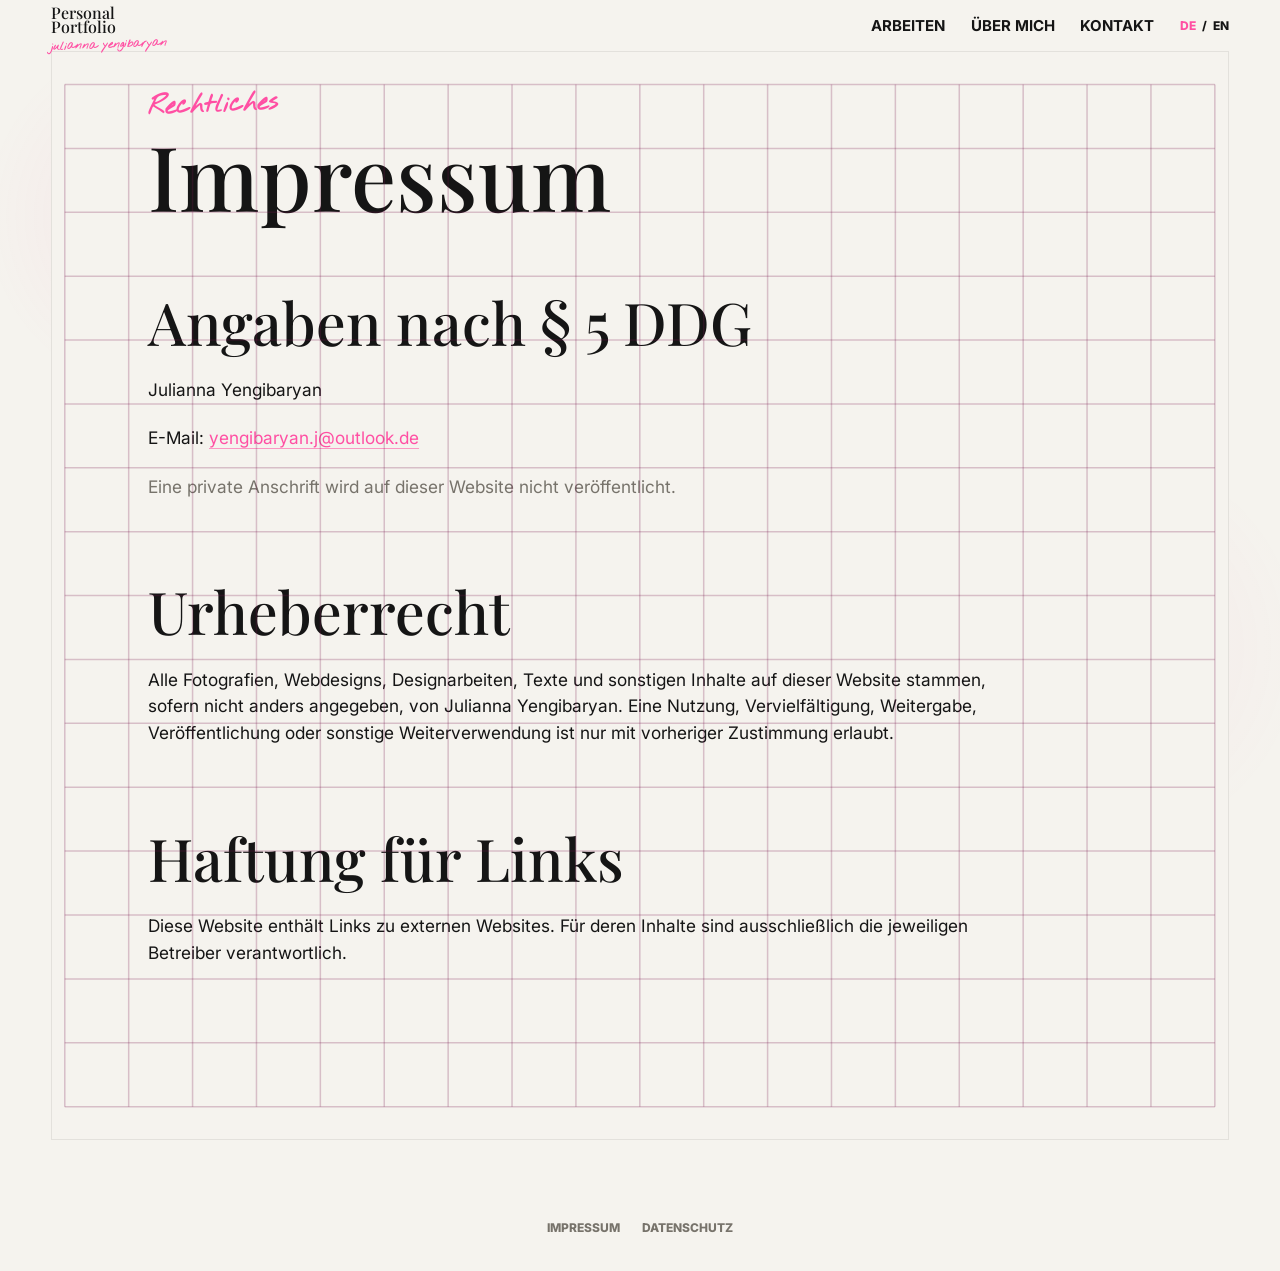
<file: impressum.html>
<!doctype html>
<html lang="de">
  <head>
    <meta charset="utf-8">
    <meta name="viewport" content="width=device-width, initial-scale=1">
    <title>Impressum | Julianna Yengibaryan</title>
    <link rel="stylesheet" href="styles.css?v=20260706lighttext">
    <link rel="stylesheet" href="layout-overrides.css?v=20260706docshort">
  </head>
  <body class="legal-page">
    <header class="site-header">
      <a class="brand" href="index.html"><span class="brand-title">Personal<br>Portfolio</span><small>julianna yengibaryan</small></a>
      <nav class="main-nav" aria-label="Hauptnavigation">
        <a href="index.html#index">Arbeiten</a>
        <a href="index.html#about">Über mich</a>
        <a href="index.html#kontakt">Kontakt</a>
        <span class="language-toggle" aria-label="Sprache wechseln"><button type="button" data-lang="de">DE</button><span>/</span><button type="button" data-lang="en">EN</button></span>
      </nav>
      <button class="mobile-menu-toggle" type="button" aria-label="Menu" aria-expanded="false"><span></span><span></span><span></span></button>
    </header>

    <main class="legal-content">
      <p class="collection-hand">Rechtliches</p>
      <h1>Impressum</h1>

      <section>
        <h2>Angaben nach § 5 DDG</h2>
        <p>Julianna Yengibaryan</p>
        <p>E-Mail: <a href="mailto:yengibaryan.j@outlook.de">yengibaryan.j@outlook.de</a></p>
        <p class="legal-note">Eine private Anschrift wird auf dieser Website nicht veröffentlicht.</p>
      </section>

      <section>
        <h2>Urheberrecht</h2>
        <p>Alle Fotografien, Webdesigns, Designarbeiten, Texte und sonstigen Inhalte auf dieser Website stammen, sofern nicht anders angegeben, von Julianna Yengibaryan. Eine Nutzung, Vervielfältigung, Weitergabe, Veröffentlichung oder sonstige Weiterverwendung ist nur mit vorheriger Zustimmung erlaubt.</p>
      </section>

      <section>
        <h2>Haftung für Links</h2>
        <p>Diese Website enthält Links zu externen Websites. Für deren Inhalte sind ausschließlich die jeweiligen Betreiber verantwortlich.</p>
      </section>
    </main>

    <footer class="legal-footer">
      <a href="impressum.html">Impressum</a>
      <a href="datenschutz.html">Datenschutz</a>
    </footer>
    <script src="grid-fit.js?v=20260706wholegrid"></script>
    <script>
      const menuToggle = document.querySelector(".mobile-menu-toggle");
      const mainNav = document.querySelector(".main-nav");
      const languageToggle = document.querySelector(".language-toggle");
      const syncLanguageToggle = () => {
        const language = localStorage.getItem("portfolio-language") === "en" ? "en" : "de";
        document.documentElement.lang = language;
        languageToggle?.querySelectorAll("button").forEach((button) => {
          button.classList.toggle("active", button.dataset.lang === language);
        });
      };

      languageToggle?.querySelectorAll("button").forEach((button) => {
        button.addEventListener("click", () => {
          localStorage.setItem("portfolio-language", button.dataset.lang);
          syncLanguageToggle();
        });
      });

      syncLanguageToggle();

      menuToggle?.addEventListener("click", () => {
        const isOpen = mainNav.classList.toggle("menu-open");
        menuToggle.classList.toggle("menu-open", isOpen);
        menuToggle.setAttribute("aria-expanded", String(isOpen));
      });

      const pageHeader = document.querySelector(".site-header");
      let lastScrollY = window.scrollY;
      window.addEventListener("scroll", () => {
        const currentScrollY = window.scrollY;
        const menuIsOpen = mainNav?.classList.contains("menu-open");
        pageHeader?.classList.toggle("nav-hidden", !menuIsOpen && currentScrollY > lastScrollY && currentScrollY > 90);
        lastScrollY = currentScrollY;
      }, { passive: true });
    </script>
  </body>
</html>
</file>
<file: styles.css>
@import url("https://fonts.googleapis.com/css2?family=Cormorant+Garamond:wght@400;500&family=Inter:wght@400;500;700&family=Nothing+You+Could+Do&family=Playfair+Display:wght@500;600&display=swap");

:root {
  --ink: #151515;
  --muted: #77736b;
  --paper: #f5f3ee;
  --paper-deep: #ebe9df;
  --grid-magenta: rgba(104, 20, 72, 0.2);
  --grid-green: rgba(37, 112, 62, 0.34);
  --grid-line: rgba(119, 22, 78, 0.24);
  --grid: var(--grid-magenta);
  --grid-size: 64px;
  --content-inset: 64px;
  --line: rgba(21, 21, 21, 0.18);
  --line-strong: rgba(21, 21, 21, 0.42);
  --pink: #ff4fa3;
  --pink-soft: rgba(255, 79, 163, 0.22);
  --hand: "Nothing You Could Do", "Marker Felt", "Bradley Hand", cursive;
  --outer-frame: clamp(44px, 4vw, 64px);
  --header-height: 64px;
}

/* Editorial board direction */
body:has(.editorial-home) {
  background: var(--paper);
}

body:has(.editorial-home)::after {
  display: none;
}

body:has(.editorial-home) .site-header,
body:has(.editorial-home) .grain {
  display: none;
}

.editorial-home .board:not(.board-hero) .board-logo,
.editorial-home .board:not(.board-hero) .board-nav {
  display: none;
}

.editorial-home {
  display: grid;
  gap: var(--outer-frame);
  padding: var(--header-height) var(--outer-frame) var(--outer-frame);
  background: var(--paper);
}

.board {
  position: relative;
  min-height: calc(100svh - var(--header-height) - var(--outer-frame));
  overflow: hidden;
  border: 1px solid rgba(21, 21, 21, 0.08);
  background:
    linear-gradient(90deg, rgba(92, 28, 66, 0.085) 1px, transparent 1px) 0 0 / 44px 44px,
    linear-gradient(rgba(92, 28, 66, 0.085) 1px, transparent 1px) 0 0 / 44px 44px,
    var(--paper);
}

.board-logo {
  position: absolute;
  top: 30px;
  left: 34px;
  z-index: 5;
  font-family: "Cormorant Garamond", Georgia, serif;
  font-size: 34px;
  font-style: italic;
  font-weight: 500;
  line-height: 1;
}

.board-nav {
  position: absolute;
  top: 30px;
  right: 36px;
  z-index: 5;
  display: flex;
  gap: 34px;
  font-size: 13px;
  font-weight: 800;
  letter-spacing: 0;
  text-transform: uppercase;
}

.home-start-logo {
  position: fixed;
  top: 6px;
  right: auto;
  left: var(--outer-frame);
  z-index: 101;
  display: grid;
  gap: 4px;
  justify-items: start;
  text-align: left;
  color: var(--ink);
  font-family: "Playfair Display", Georgia, serif;
  font-size: clamp(16px, 1.25vw, 22px);
  font-weight: 500;
  letter-spacing: 0;
  line-height: 0.9;
  text-transform: none;
}

.home-start-logo small {
  color: var(--pink);
  font-family: var(--hand);
  font-size: clamp(12px, 0.9vw, 15px);
  font-weight: 700;
  line-height: 1;
  transform: rotate(-2deg);
}

.home-start-logo,
.board-hero .board-nav,
.mobile-menu-toggle,
.collection-page .site-header {
  transition: opacity 220ms ease, transform 220ms ease;
}

.home-start-logo.nav-hidden,
.board-hero .board-nav.nav-hidden,
.mobile-menu-toggle.nav-hidden {
  opacity: 0;
  pointer-events: none;
  transform: translateY(-18px);
}

.mobile-menu-toggle {
  display: none;
}

.board-hero {
  min-height: calc(100svh - var(--header-height) - var(--outer-frame));
  color: var(--ink);
  background:
    linear-gradient(90deg, rgba(92, 28, 66, 0.055) 1px, transparent 1px) 0 0 / 44px 44px,
    linear-gradient(rgba(92, 28, 66, 0.055) 1px, transparent 1px) 0 0 / 44px 44px,
    var(--paper);
}

.board-hero .board-nav,
.board-hero .hand-name,
.board-hero .scroll-note {
  display: none;
}

.board-hero h1 {
  position: absolute;
  left: clamp(48px, 6.8vw, 110px);
  top: clamp(60px, 8.8vh, 94px);
  margin: 0;
  color: var(--ink);
  font-family: "Playfair Display", Georgia, serif;
  font-size: clamp(132px, 16.8vw, 320px);
  font-weight: 500;
  line-height: 0.76;
  letter-spacing: 0;
}

.ink-hero-title span {
  position: relative;
  z-index: 1;
  display: inline-block;
  font-family: "Cormorant Garamond", Georgia, serif;
  font-style: italic;
  font-weight: 400;
  transform: translateX(clamp(10px, 1.6vw, 28px));
}

.ink-hero-title span::before {
  content: "";
  position: absolute;
  z-index: -1;
  left: -0.78em;
  top: -0.26em;
  width: 1.38em;
  height: 1.28em;
  border-radius: 48% 52% 56% 44% / 52% 43% 57% 48%;
  background:
    radial-gradient(ellipse at 45% 52%, rgba(255, 58, 150, 0.9) 0 16%, rgba(255, 62, 153, 0.72) 30%, rgba(255, 72, 160, 0.42) 48%, rgba(255, 79, 163, 0.16) 64%, transparent 84%),
    radial-gradient(circle at 28% 40%, rgba(255, 79, 163, 0.5), transparent 48%),
    radial-gradient(circle at 68% 63%, rgba(255, 79, 163, 0.22), transparent 46%);
  filter: blur(24px);
  transform: rotate(-9deg);
}

.ink-hero-title span::after {
  content: "";
  position: absolute;
  z-index: -1;
  left: -1em;
  top: -0.48em;
  width: 1.86em;
  height: 1.74em;
  border-radius: 46% 54% 51% 49%;
  background:
    radial-gradient(circle at 19% 38%, rgba(255, 79, 163, 0.28) 0 1px, transparent 1.7px),
    radial-gradient(circle at 29% 18%, rgba(255, 79, 163, 0.22) 0 1px, transparent 1.8px),
    radial-gradient(circle at 39% 73%, rgba(255, 79, 163, 0.3) 0 1.2px, transparent 2px),
    radial-gradient(circle at 55% 17%, rgba(255, 79, 163, 0.2) 0 1px, transparent 1.7px),
    radial-gradient(circle at 71% 44%, rgba(255, 79, 163, 0.18) 0 1px, transparent 1.9px),
    radial-gradient(circle at 13% 68%, rgba(255, 79, 163, 0.18) 0 1.1px, transparent 2px),
    radial-gradient(circle, rgba(255, 79, 163, 0.18) 0 0.8px, transparent 1.7px) 0 0 / 5px 5px,
    radial-gradient(circle, rgba(255, 79, 163, 0.1) 0 1px, transparent 2.2px) 2px 3px / 10px 10px,
    radial-gradient(ellipse at 42% 48%, rgba(255, 79, 163, 0.12), transparent 72%);
  opacity: 0.78;
  filter: blur(0.25px);
  transform: rotate(-9deg);
}

.board-ink .hero-rule {
  right: clamp(70px, 9vw, 140px);
  top: 23%;
  height: 33%;
}

.board-ink .hero-place {
  right: calc(clamp(70px, 9vw, 140px) - 0.58em);
  top: calc(23% + 33% + 60px);
}

.hand-name {
  position: absolute;
  left: clamp(58px, 8.2vw, 156px);
  bottom: clamp(50px, 8vh, 86px);
  padding-left: 0.22em;
  color: var(--pink);
  font-family: var(--hand);
  font-size: clamp(38px, 4vw, 72px);
  font-weight: 700;
  transform: rotate(-2deg);
}

.hero-fields {
  position: absolute;
  right: clamp(112px, 13vw, 210px);
  top: clamp(66px, 8.8vh, 102px);
  margin: 0;
  color: var(--ink);
  font-size: clamp(22px, 2vw, 34px);
  font-weight: 900;
  line-height: 1.52;
  text-transform: uppercase;
}

.hero-rule {
  position: absolute;
  right: clamp(100px, 11.8vw, 190px);
  top: 22.5%;
  width: 1px;
  height: 33%;
  background: rgba(21, 21, 21, 0.2);
}

.hero-place {
  position: absolute;
  right: calc(clamp(100px, 11.8vw, 190px) - 0.58em);
  top: calc(22.5% + 33% + 64px);
  color: var(--ink);
  font-size: clamp(14px, 1.2vw, 22px);
  font-weight: 900;
  letter-spacing: 0.03em;
  line-height: 1;
  text-transform: uppercase;
  writing-mode: vertical-rl;
}

.scroll-note {
  position: absolute;
  left: 50%;
  right: auto;
  bottom: clamp(34px, 5vh, 58px);
  font-size: clamp(9px, 0.82vw, 13px);
  font-weight: 800;
  line-height: 1.15;
  text-align: center;
  text-transform: uppercase;
  transform: translateX(-50%);
}

.pink-line,
.pink-circle {
  position: absolute;
  pointer-events: none;
}

.pink-line {
  width: 230px;
  height: 0;
  border-top: 3px solid var(--pink);
  transform: rotate(-18deg);
}

.pink-line::after {
  content: "";
  position: absolute;
  left: 0;
  right: 0;
  top: 6px;
  border-top: 2px solid var(--pink);
}

.pink-circle {
  width: 160px;
  height: 118px;
  border: 3px solid var(--pink);
  border-radius: 48% 52% 50% 50%;
  transform: rotate(-10deg);
}

.pink-circle::after {
  content: "";
  position: absolute;
  inset: 7px -4px -4px 5px;
  border: 2px solid var(--pink);
  border-radius: 52% 48% 46% 54%;
}

.pink-line-hero {
  right: clamp(42px, 10vw, 180px);
  bottom: clamp(70px, 12vh, 132px);
  width: 160px;
  transform: rotate(-34deg);
}

.pink-circle-hero {
  right: clamp(62px, 12vw, 220px);
  bottom: clamp(110px, 18vh, 190px);
  width: 96px;
  height: 76px;
}

.pink-star {
  position: absolute;
  color: var(--pink);
  font-family: var(--hand);
  font-size: 56px;
  line-height: 1;
}

.hero-title-star,
.hero-name-star,
.quote-star,
.quote-circle-star {
  font-weight: 400;
  pointer-events: none;
}

.board-hero {
  color: var(--ink);
  background:
    linear-gradient(90deg, rgba(92, 28, 66, 0.07) 1px, transparent 1px) 0 0 / 44px 44px,
    linear-gradient(rgba(92, 28, 66, 0.07) 1px, transparent 1px) 0 0 / 44px 44px,
    var(--paper);
}

.board-hero .board-nav {
  display: flex;
  position: fixed;
  top: 30px;
  right: 36px;
  z-index: 100;
  color: var(--ink);
  background: transparent;
}

.board-hero .board-nav.on-dark,
.home-start-logo.on-dark {
  color: var(--paper);
}

.board-hero .board-nav.on-dark .language-toggle {
  color: var(--paper);
}

.board-hero .hand-name,
.board-hero .scroll-note {
  display: block;
}

.board-hero h1 {
  left: clamp(30px, 3.2vw, 58px);
  top: clamp(62px, 8vh, 104px);
  font-size: clamp(104px, 14.6vw, 278px);
  line-height: 0.92;
}

.board-hero .hand-name {
  left: clamp(30px, 3.4vw, 60px);
  bottom: clamp(34px, 5.5vh, 62px);
}

body.name-flight-ready .board-hero .hand-name {
  position: fixed;
  left: calc(var(--name-start-left) - 0.22em);
  top: var(--name-start-top);
  max-width: min(760px, calc(100vw - 36px));
  bottom: auto;
  z-index: 90;
  pointer-events: none;
  transform:
    translate3d(var(--name-flight-x, 0), var(--name-flight-y, 0), 0)
    rotate(var(--name-flight-rotate, -2deg))
    scale(var(--name-flight-scale, 1));
  transform-origin: left center;
  transition: none;
  will-change: transform;
}

.board-hero .hero-fields {
  right: clamp(56px, 6vw, 92px);
  top: auto;
  bottom: clamp(122px, 16vh, 174px);
  font-size: clamp(18px, 1.7vw, 28px);
  line-height: 1.34;
}

.board-hero .pink-circle-hero {
  right: clamp(56px, 7vw, 112px);
  top: 24%;
  width: clamp(120px, 11vw, 185px);
  height: clamp(96px, 8.6vw, 145px);
}

.hero-personal {
  position: relative;
  display: inline-block;
}

.hero-title-star {
  top: -0.28em;
  right: -0.3em;
  font-size: 0.3em;
  transform: rotate(8deg);
}

.hero-name-star {
  top: -0.5em;
  left: -0.28em;
  font-size: 0.72em;
  transform: rotate(-10deg);
}

.board-ink {
  color: var(--ink);
  background:
    linear-gradient(90deg, rgba(92, 28, 66, 0.055) 1px, transparent 1px) 0 0 / 44px 44px,
    linear-gradient(rgba(92, 28, 66, 0.055) 1px, transparent 1px) 0 0 / 44px 44px,
    var(--paper);
}

.board-ink .ink-hero-title {
  position: absolute;
  left: clamp(48px, 6.8vw, 110px);
  top: clamp(60px, 8.8vh, 94px);
  margin: 0;
  color: var(--ink);
  font-family: "Playfair Display", Georgia, serif;
  font-size: clamp(132px, 16.8vw, 320px);
  font-weight: 500;
  line-height: 0.76;
}

body[data-language="de"] .board-ink .ink-hero-title {
  font-size: clamp(88px, 11.8vw, 214px);
  line-height: 0.86;
}

.board-ink .hero-fields {
  right: clamp(112px, 13vw, 210px);
  top: clamp(66px, 8.8vh, 102px);
  bottom: auto;
  font-size: clamp(22px, 2vw, 34px);
  line-height: 1.52;
}

.board-index {
  display: grid;
  grid-template-columns: 170px minmax(280px, 0.9fr) minmax(320px, 0.95fr);
  gap: 34px;
  align-items: center;
  padding: 70px 70px 70px 30px;
  overflow: visible;
}

.vertical-title {
  margin: 0;
  color: var(--ink);
  writing-mode: vertical-rl;
  transform: rotate(180deg);
  font-family: "Playfair Display", Georgia, serif;
  font-size: clamp(58px, 8vw, 136px);
  line-height: 0.86;
  text-transform: uppercase;
}

.editorial-index {
  display: grid;
  gap: 18px;
  overflow: visible;
  font-family: "Cormorant Garamond", Georgia, serif;
  font-size: clamp(24px, 2vw, 37px);
}

.editorial-index a {
  position: relative;
  z-index: 0;
  display: grid;
  grid-template-columns: 44px 1fr;
  gap: 18px;
  align-items: baseline;
  width: fit-content;
  overflow: visible;
  color: var(--ink);
  transition: color 180ms ease;
}

.editorial-index span {
  font-family: Inter, Helvetica, Arial, sans-serif;
  font-size: 13px;
  font-weight: 700;
}

.editorial-index em {
  font: inherit;
}

.editorial-index a:hover {
  color: var(--ink);
}

.editorial-index a::after {
  content: "";
  position: absolute;
  left: calc(var(--circle-left, 38px) - 5px);
  top: calc(var(--circle-top, 50%) + 2px);
  z-index: -1;
  width: calc(100% - var(--circle-cut, 34px) + 10px);
  min-width: 0;
  height: calc(var(--circle-height, 1.7em) + 0.16em);
  border: 1.5px solid rgba(255, 79, 163, 0.78);
  border-radius: 46% 54% 57% 43% / 52% 45% 55% 48%;
  opacity: 0;
  transform:
    translateY(var(--circle-y, -43%))
    rotate(calc(var(--circle-rotation, 2deg) + 4deg))
    scale(0.9);
  transition: opacity 180ms ease, transform 180ms ease;
}

.editorial-index a:hover::after {
  opacity: 0.72;
  transform:
    translateY(var(--circle-y, -43%))
    rotate(calc(var(--circle-rotation, 2deg) + 4deg))
    scale(1);
}

.editorial-index a::before {
  content: "";
  position: absolute;
  left: var(--circle-left, 38px);
  top: var(--circle-top, 50%);
  z-index: -1;
  width: calc(100% - var(--circle-cut, 34px));
  min-width: 0;
  height: var(--circle-height, 1.7em);
  border: 2px solid var(--pink);
  border-radius: var(--circle-radius, 53% 47% 45% 55%);
  opacity: 0;
  transform: translateY(var(--circle-y, -43%)) rotate(var(--circle-rotation, 2deg)) scale(0.9);
  transition: opacity 180ms ease, transform 180ms ease;
}

.editorial-index a:hover::before {
  opacity: 0.85;
  transform: translateY(var(--circle-y, -43%)) rotate(var(--circle-rotation, 2deg)) scale(1);
}

.editorial-index a:nth-child(1) {
  --circle-cut: 26px;
  --circle-height: 1.52em;
  --circle-rotation: -3deg;
  --circle-y: -45%;
  --circle-radius: 48% 52% 56% 44%;
}

.editorial-index a:nth-child(2) {
  --circle-cut: 18px;
  --circle-height: 1.88em;
  --circle-rotation: 2deg;
  --circle-y: -48%;
  --circle-radius: 56% 44% 48% 52%;
}

.editorial-index a:nth-child(3) {
  --circle-left: 34px;
  --circle-cut: 8px;
  --circle-height: 1.62em;
  --circle-rotation: -1deg;
  --circle-y: -42%;
  --circle-radius: 45% 55% 51% 49%;
}

.editorial-index a:nth-child(4) {
  --circle-left: 40px;
  --circle-cut: 30px;
  --circle-height: 1.34em;
  --circle-rotation: 5deg;
  --circle-y: -38%;
  --circle-radius: 52% 48% 42% 58%;
}

.editorial-index a:nth-child(5) {
  --circle-left: 35px;
  --circle-cut: 22px;
  --circle-height: 1.78em;
  --circle-rotation: -5deg;
  --circle-y: -47%;
  --circle-radius: 58% 42% 54% 46%;
}

.editorial-index a:nth-child(6) {
  --circle-left: 42px;
  --circle-cut: 32px;
  --circle-height: 1.45em;
  --circle-rotation: 1deg;
  --circle-y: -40%;
  --circle-radius: 47% 53% 57% 43%;
}

.editorial-index a:nth-child(7) {
  --circle-left: 34px;
  --circle-cut: 14px;
  --circle-height: 1.98em;
  --circle-rotation: 4deg;
  --circle-y: -50%;
  --circle-radius: 55% 45% 44% 56%;
}

.editorial-index a:nth-child(8) {
  --circle-left: 40px;
  --circle-cut: 34px;
  --circle-height: 1.28em;
  --circle-rotation: -2deg;
  --circle-y: -36%;
  --circle-radius: 44% 56% 50% 50%;
}

.index-photo {
  position: relative;
  margin: 0;
  align-self: stretch;
  padding: clamp(12px, 1.4vw, 22px) clamp(12px, 1.4vw, 22px) clamp(42px, 4vw, 68px);
  background: #fffdf8;
  box-shadow: 0 20px 42px rgba(21, 21, 21, 0.16);
  transform: rotate(1.2deg);
}

.index-tape {
  position: absolute;
  left: 50%;
  top: -18px;
  z-index: 4;
  width: 126px;
  height: 42px;
  background:
    repeating-linear-gradient(0deg, rgba(255, 255, 255, 0.14) 0 3px, transparent 3px 8px),
    rgba(255, 79, 163, 0.58);
  transform: translateX(-50%) rotate(-5deg);
}

.index-photo img {
  height: 100%;
  min-height: 520px;
  object-fit: cover;
  filter: none !important;
  mix-blend-mode: normal;
  background: #111;
}

.material-sketch {
  position: absolute;
  pointer-events: none;
  color: var(--pink);
}

.material-sketch-circle {
  right: -22px;
  top: 12%;
  width: 150px;
  height: 112px;
  border: 3px solid var(--pink);
  border-radius: 48% 52% 46% 54%;
  transform: rotate(-12deg);
}

.material-sketch-circle::after {
  content: "";
  position: absolute;
  inset: 7px -4px -5px 6px;
  border: 2px solid var(--pink);
  border-radius: 53% 47% 52% 48%;
  transform: rotate(8deg);
}

.material-sketch-line {
  left: -34px;
  bottom: 14%;
  width: 150px;
  border-top: 3px solid var(--pink);
  transform: rotate(-8deg);
}

.material-sketch-line::after {
  content: "";
  position: absolute;
  left: 4px;
  right: -10px;
  top: 7px;
  border-top: 2px solid var(--pink);
}

.material-sketch-note {
  right: -48px;
  bottom: 18%;
  font-family: var(--hand);
  font-size: 28px;
  font-weight: 700;
  line-height: 0.95;
  transform: rotate(-8deg);
}

.pink-circle-index {
  top: 42px;
  left: 42%;
  width: 115px;
  height: 95px;
}

.page-count {
  position: absolute;
  right: 92px;
  bottom: 38px;
  margin: 0;
  font-size: 24px;
  font-weight: 700;
}

.page-count::first-letter {
  color: var(--pink);
}

.board-about {
  display: grid;
  grid-template-columns: minmax(280px, 0.82fr) minmax(340px, 1fr);
  gap: clamp(56px, 8vw, 120px);
  align-items: center;
  padding: 78px clamp(42px, 6vw, 92px);
}

.hand-label,
.hand-note {
  color: var(--pink);
  font-family: var(--hand);
  font-weight: 700;
}

.hand-label {
  position: absolute;
  top: 92px;
  left: 64px;
  font-size: 23px;
}

.about-statement h2 {
  margin: 0 0 38px;
  font-family: "Playfair Display", Georgia, serif;
  font-size: clamp(74px, 8.4vw, 150px);
  line-height: 0.96;
}

.about-name-slot {
  width: min(560px, 100%);
  height: clamp(54px, 6vw, 112px);
  margin: 0 0 42px clamp(28px, 4vw, 76px);
}

.about-statement h2 span {
  position: relative;
  display: inline-block;
}

.about-statement h2 span::after {
  content: "";
  position: absolute;
  inset: -0.08em -0.16em 0;
  border: 3px solid var(--pink);
  border-radius: 52% 48% 46% 54%;
  transform: rotate(-4deg);
}

.about-statement ul {
  display: grid;
  gap: 7px;
  margin: 0 0 0;
  padding: 0;
  list-style: none;
  font-size: 11px;
  font-weight: 800;
  text-transform: uppercase;
}

.about-statement p {
  max-width: 520px;
  margin: 38px 0 0;
  color: var(--ink);
  font-family: var(--hand);
  font-size: clamp(24px, 2vw, 36px);
  font-weight: 700;
  line-height: 1.35;
}

.board-about .about-statement > p {
  color: var(--ink) !important;
  font-family: var(--hand) !important;
  font-size: clamp(24px, 2vw, 36px) !important;
  font-weight: 700;
  line-height: 1.35;
  margin-top: 38px;
  margin-left: clamp(28px, 4vw, 76px);
}

.about-photo {
  position: relative;
  margin: 0;
  padding: clamp(12px, 1.4vw, 22px) clamp(12px, 1.4vw, 22px) clamp(42px, 4vw, 68px);
  transform: rotate(7deg);
  background: #fffdf8;
  box-shadow: 0 20px 42px rgba(21, 21, 21, 0.16);
}

.about-photo img {
  height: min(68vh, 650px);
  object-fit: contain;
  filter: grayscale(1) contrast(1.08);
  background: #111;
}

.about-tape {
  position: absolute;
  left: 50%;
  top: -18px;
  z-index: 4;
  width: 120px;
  height: 42px;
  background:
    repeating-linear-gradient(0deg, rgba(255, 255, 255, 0.14) 0 3px, transparent 3px 8px),
    rgba(255, 79, 163, 0.58);
  transform: translateX(-50%) rotate(5deg);
}

.about-script {
  color: var(--pink);
  font-family: var(--hand);
  font-size: 20px;
  font-weight: 700;
  transform: rotate(-2deg);
}

.about-arrow {
  right: 8%;
  bottom: 13%;
  width: 175px;
  transform: rotate(-4deg);
}

.about-rule {
  display: none;
}

.about-place {
  position: absolute;
  right: calc(clamp(58px, 7vw, 124px) - 0.48em);
  top: calc(39% + 18% + 16px);
  color: var(--ink);
  font-size: clamp(14px, 1.2vw, 22px);
  font-weight: 900;
  letter-spacing: 0.03em;
  line-height: 1;
  text-transform: uppercase;
  writing-mode: vertical-rl;
}

.hand-note {
  align-self: center;
  font-size: 23px;
  line-height: 1.65;
}

.board-project {
  display: grid;
  grid-template-columns: 180px minmax(230px, 0.7fr) minmax(320px, 1fr);
  gap: 38px;
  align-items: center;
  padding: 72px 64px;
}

.side-cats {
  display: grid;
  gap: 13px;
  align-self: start;
  margin-top: 90px;
  font-size: 12px;
  font-weight: 800;
  text-transform: uppercase;
}

.side-cats a.active,
.side-cats a:hover {
  color: var(--pink);
  text-decoration: underline;
  text-underline-offset: 6px;
}

.project-no {
  margin: 0;
  font-size: clamp(110px, 10vw, 190px);
  line-height: 0.8;
}

.board-project h2 {
  margin: 0;
  color: var(--pink);
  font-family: "Playfair Display", Georgia, serif;
  font-size: clamp(46px, 6vw, 106px);
  letter-spacing: 0.18em;
  text-transform: uppercase;
}

.view-project {
  align-self: end;
  font-size: 12px;
  font-weight: 800;
  text-transform: uppercase;
}

.project-photo {
  grid-column: 3;
  grid-row: 1 / span 3;
  margin: 0;
}

.project-photo img {
  height: min(65vh, 640px);
  object-fit: cover;
  filter: grayscale(1) contrast(1.06);
}

.pink-circle-project {
  right: 18%;
  bottom: 13%;
  width: 190px;
  height: 112px;
}

.pink-line-project {
  right: 8%;
  bottom: 9%;
  width: 180px;
  transform: rotate(6deg);
}

.board-quote {
  min-height: 100svh;
  color: var(--paper);
  background:
    linear-gradient(90deg, rgba(245, 243, 238, 0.08) 1px, transparent 1px) 0 0 / 44px 44px,
    linear-gradient(rgba(245, 243, 238, 0.08) 1px, transparent 1px) 0 0 / 44px 44px,
    #11120f;
}

.board-quote h2 {
  position: absolute;
  left: clamp(58px, 8vw, 128px);
  top: clamp(54px, 7vw, 100px);
  margin: 0;
  font-family: "Playfair Display", Georgia, serif;
  font-size: clamp(78px, 9vw, 174px);
  line-height: 0.9;
}

.board-quote em {
  color: var(--pink);
  font-family: "Cormorant Garamond", Georgia, serif;
  font-style: italic;
}

.contact-star-word {
  position: relative;
  display: inline-block;
}

.quote-star {
  top: -0.42em;
  right: -0.42em;
  color: var(--pink);
  font-size: 0.52em;
  transform: rotate(7deg);
}

.quote-circle-star {
  top: -0.6em;
  left: 0.08em;
  color: var(--pink);
  font-size: clamp(42px, 4.2vw, 78px);
  transform: rotate(-8deg);
}

.quote-circle {
  right: clamp(24px, 5vw, 90px);
  bottom: clamp(36px, 6vw, 92px);
  width: clamp(520px, 48vw, 800px);
  height: clamp(240px, 22vw, 380px);
  border-color: var(--pink);
}

.quote-circle::after {
  border-color: var(--pink);
}

.quote-link {
  position: absolute;
  right: 120px;
  bottom: 70px;
  font-size: 12px;
  font-weight: 800;
  text-transform: uppercase;
}

.contact-board {
  position: absolute;
  left: clamp(58px, 8vw, 128px);
  bottom: clamp(64px, 8vw, 118px);
  display: grid;
  gap: 14px;
  color: var(--paper);
  font-size: clamp(18px, 2vw, 34px);
  font-weight: 500;
}

.contact-email-frame {
  position: absolute;
  right: clamp(92px, 11vw, 184px);
  bottom: clamp(112px, 13vw, 196px);
  z-index: 2;
  display: grid;
  gap: clamp(16px, 1.8vw, 28px);
  color: var(--paper);
  font-size: clamp(18px, 1.8vw, 30px);
  font-weight: 500;
}

.contact-channel {
  display: grid;
  grid-template-columns: auto minmax(0, 1fr);
  align-items: end;
  column-gap: clamp(34px, 4.2vw, 78px);
}

.contact-email-frame span {
  color: var(--pink);
  font-family: var(--hand);
  font-size: clamp(28px, 3vw, 52px);
  font-weight: 700;
  line-height: 0.8;
  transform: rotate(-4deg);
}

.contact-email-frame a {
  color: var(--paper);
  font-family: "Playfair Display", Georgia, serif;
  font-size: clamp(18px, 1.9vw, 34px);
  line-height: 0.95;
  border-bottom: 0;
}

.contact-email-frame a:hover {
  color: var(--pink);
}

.contact-board a {
  width: fit-content;
  border-bottom: 1px solid rgba(245, 243, 238, 0.55);
}

.contact-board a:hover {
  color: var(--pink);
  border-color: var(--pink);
}

.legal-footer {
  position: relative;
  z-index: 5;
  display: flex;
  justify-content: center;
  gap: 22px;
  padding: 28px 18px 36px;
  color: var(--muted);
  font-size: 12px;
  font-weight: 800;
  text-transform: uppercase;
}

.legal-footer a:hover {
  color: var(--pink);
}

.home-legal-footer {
  margin-top: -12px;
}

.legal-page {
  min-height: 100vh;
}

.legal-content {
  width: min(860px, calc(100vw - 36px));
  margin: 0 auto;
  padding: clamp(120px, 13vw, 190px) 0 clamp(52px, 7vw, 96px);
}

.legal-content h1 {
  margin: 0 0 clamp(38px, 5vw, 68px);
  font-family: "Playfair Display", Georgia, serif;
  font-size: clamp(54px, 8vw, 118px);
  font-weight: 500;
  line-height: 0.92;
}

.legal-content section {
  display: grid;
  gap: 12px;
  padding: 26px 0;
  border-top: 1px solid var(--line);
}

.legal-content h2 {
  margin: 0;
  font-family: "Playfair Display", Georgia, serif;
  font-size: clamp(26px, 3vw, 44px);
  font-weight: 500;
}

.legal-content p {
  max-width: 680px;
  margin: 0;
  color: var(--ink);
  font-size: 16px;
  line-height: 1.7;
}

.legal-content a {
  color: var(--pink);
  border-bottom: 0;
}

.legal-note {
  color: var(--muted) !important;
}

.board-work {
  display: grid;
  grid-template-rows: auto 1fr;
  gap: 36px;
  padding: 62px 52px;
}

.work-tabs {
  display: flex;
  justify-content: flex-end;
  gap: clamp(16px, 3vw, 54px);
  font-size: 12px;
  font-weight: 800;
  text-transform: uppercase;
}

.work-tabs a.active,
.work-tabs a:hover {
  border-bottom: 2px solid var(--pink);
}

.work-grid-editorial {
  display: grid;
  grid-template-columns: 0.78fr 1fr 1fr 1fr;
  grid-auto-rows: minmax(170px, 1fr);
  gap: 22px;
  align-items: stretch;
}

.work-grid-editorial img {
  height: 100%;
  min-height: 220px;
  object-fit: cover;
  filter: grayscale(0.55) contrast(1.02);
}

.work-grid-editorial img:nth-child(1) {
  grid-row: span 2;
}

.work-grid-editorial img:nth-child(3) {
  grid-column: span 2;
}

.work-view {
  position: absolute;
  right: 92px;
  bottom: 86px;
  display: grid;
  place-items: center;
  width: 138px;
  height: 106px;
  color: var(--pink);
  font-family: var(--hand);
  font-size: 22px;
  font-weight: 700;
  text-align: center;
  border: 3px solid var(--pink);
  border-radius: 50%;
  transform: rotate(-8deg);
}

.board-street {
  display: grid;
  grid-template-columns: minmax(320px, 0.78fr) minmax(320px, 1.12fr);
  padding: 0;
}

.street-photo {
  height: 100%;
  min-height: calc(100svh - 24px);
  margin: 0;
  border-right: 1px solid var(--line);
  background: #090909;
}

.street-photo img {
  height: 100%;
  object-fit: cover;
  filter: grayscale(1) contrast(1.05);
}

.street-copy {
  position: relative;
  align-self: center;
  padding-left: clamp(70px, 10vw, 170px);
}

.street-copy p {
  margin: 0 0 24px;
  font-size: 24px;
}

.street-copy h2 {
  margin: 0;
  font-family: "Playfair Display", Georgia, serif;
  font-size: clamp(58px, 7vw, 132px);
  font-weight: 500;
  line-height: 0.92;
}

.street-copy a {
  position: absolute;
  left: clamp(70px, 10vw, 170px);
  bottom: -180px;
  font-size: 12px;
  font-weight: 800;
  text-transform: uppercase;
}

.street-copy small {
  position: absolute;
  left: clamp(70px, 10vw, 170px);
  bottom: -260px;
  font-size: 13px;
  font-weight: 700;
}

.street-line {
  position: relative;
  display: block;
  width: 168px;
  margin: 52px 0 0 28px;
  transform: rotate(-4deg);
}

.street-circle {
  left: 31%;
  bottom: 18%;
  width: 185px;
  height: 150px;
}

.board-mood {
  display: grid;
  grid-template-columns: 0.78fr 1fr 0.5fr;
  grid-template-rows: 1fr 1fr;
  gap: 0;
  padding: 84px 78px;
}

.board-mood::before {
  content: "";
  position: absolute;
  inset: 0;
  background:
    linear-gradient(90deg, rgba(92, 28, 66, 0.09) 1px, transparent 1px) 0 0 / 34px 34px,
    linear-gradient(rgba(92, 28, 66, 0.09) 1px, transparent 1px) 0 0 / 34px 34px;
}

.mood-pin,
.mood-main,
.mood-small,
.mood-words,
.mood-star {
  position: relative;
  z-index: 1;
}

.mood-pin {
  align-self: start;
  justify-self: end;
  width: 130px;
  margin: 68px 22px 0 0;
  transform: rotate(-3deg);
}

.mood-pin::before {
  content: "";
  position: absolute;
  left: 44%;
  top: -18px;
  width: 14px;
  height: 32px;
  background: #111;
  border-radius: 9px 9px 2px 2px;
}

.mood-pin img,
.mood-small img {
  filter: grayscale(1) contrast(1.04);
}

.mood-main {
  grid-column: 2;
  grid-row: 1 / span 2;
  align-self: center;
  margin: 0;
  transform: rotate(5deg);
}

.mood-main img {
  height: min(66vh, 660px);
  object-fit: cover;
  filter: grayscale(1) contrast(1.05) sepia(0.18) hue-rotate(285deg) saturate(2.8);
  opacity: 0.78;
}

.mood-main::after {
  content: "";
  position: absolute;
  inset: 0;
  background: rgba(255, 79, 163, 0.42);
  mix-blend-mode: multiply;
  pointer-events: none;
}

.mood-main figcaption {
  position: absolute;
  left: 22%;
  top: 18%;
  z-index: 2;
  color: #070707;
  font-size: clamp(58px, 6vw, 118px);
  font-weight: 500;
  line-height: 0.98;
  letter-spacing: 0.02em;
  text-transform: uppercase;
}

.mood-small {
  align-self: end;
  width: min(230px, 20vw);
  margin: 0;
  background: var(--paper);
}

.mood-small-a {
  grid-column: 2;
  grid-row: 2;
  justify-self: end;
  transform: translate(82px, -8px) rotate(-2deg);
}

.mood-small-b {
  grid-column: 1;
  grid-row: 2;
  justify-self: end;
  transform: translate(44px, -38px) rotate(2deg);
}

.mood-small img {
  height: 150px;
  object-fit: cover;
}

.mood-words {
  grid-column: 3;
  grid-row: 1 / span 2;
  align-self: center;
  margin: 0;
  color: var(--pink);
  font-family: var(--hand);
  font-size: 25px;
  font-weight: 700;
  line-height: 1.85;
  transform: rotate(-2deg);
}

.mood-star {
  right: 8%;
  bottom: 13%;
}

@media (max-width: 900px) {
  .board-index,
  .board-about,
  .board-project {
    grid-template-columns: 1fr;
    padding: 86px 24px 42px;
  }

  .vertical-title {
    writing-mode: initial;
    transform: none;
    font-size: clamp(76px, 18vw, 140px);
  }

  .index-photo img,
  .about-photo img,
  .project-photo img {
    height: auto;
    max-height: 70vh;
  }

  .project-photo {
    grid-column: auto;
    grid-row: auto;
  }

  .board-work {
    padding: 86px 24px 42px;
  }

  .work-tabs {
    justify-content: flex-start;
    flex-wrap: wrap;
  }

  .work-grid-editorial {
    grid-template-columns: 1fr 1fr;
  }

  .board-street,
  .board-mood {
    grid-template-columns: 1fr;
    padding: 86px 24px 42px;
  }

  .street-photo {
    min-height: 420px;
  }

  .street-copy {
    padding: 42px 0 140px;
  }

  .street-copy a,
  .street-copy small {
    left: 0;
  }

  .mood-main {
    grid-column: 1;
    grid-row: auto;
  }

  .mood-pin,
  .mood-small-a,
  .mood-small-b,
  .mood-words {
    grid-column: 1;
    grid-row: auto;
    justify-self: start;
    transform: none;
  }
}

* {
  box-sizing: border-box;
}

html {
  scroll-behavior: smooth;
}

body {
  margin: 0;
  color: var(--ink);
  background:
    linear-gradient(90deg, var(--grid) 1px, transparent 1px) 0 0 / 42px 42px,
    linear-gradient(var(--grid) 1px, transparent 1px) 0 0 / 42px 42px,
    linear-gradient(180deg, var(--paper), var(--paper-deep));
  font-family: Inter, Helvetica, Arial, sans-serif;
}

body::after {
  content: "";
  position: fixed;
  inset: 0;
  z-index: 0;
  pointer-events: none;
  background:
    radial-gradient(circle at 13% 24%, rgba(255, 79, 163, 0.08), transparent 14%),
    radial-gradient(circle at 86% 72%, rgba(255, 79, 163, 0.06), transparent 16%);
}

body::selection {
  color: var(--paper);
  background: var(--ink);
}

img,
video {
  display: block;
  width: 100%;
}

a {
  color: inherit;
  text-decoration: none;
}

button {
  font: inherit;
}

.grain {
  display: none;
}

main,
footer {
  position: relative;
  z-index: 2;
}

.sketch-word {
  position: relative;
  display: inline-block;
  z-index: 0;
}

.sketch-word::after {
  content: "";
  position: absolute;
  inset: -0.12em -0.16em -0.06em;
  z-index: 1;
  border: 4px solid var(--pink);
  outline: 2px solid rgba(255, 79, 163, 0.72);
  outline-offset: 4px;
  border-radius: 54% 46% 48% 52%;
  opacity: 0;
  pointer-events: none;
  transform: rotate(-3deg) scale(0.82);
  mix-blend-mode: multiply;
}

.sketch-word:hover::after,
.folder-link:hover strong::after {
  opacity: 0.82;
  animation: drawSketchCircle 360ms cubic-bezier(.2, .8, .2, 1) both;
}

.sketch-word-large::after {
  inset: -0.08em -0.09em -0.03em;
}

.sketch-line-word::after {
  inset: auto 0 -0.12em;
  height: 0;
  border: 0;
  border-top: 4px solid var(--pink);
  border-radius: 0;
  transform: rotate(-1deg) scaleX(0.84);
  transform-origin: left center;
}

.site-header {
  position: sticky;
  top: 0;
  z-index: 20;
  display: grid;
  grid-template-columns: 1fr auto;
  gap: 24px;
  align-items: center;
  padding: 18px clamp(18px, 4vw, 56px);
  background: rgba(245, 243, 238, 0.88);
  border-bottom: 1px solid var(--line);
  backdrop-filter: blur(16px);
}

.brand {
  position: relative;
  z-index: 0;
  display: inline-grid;
  gap: 4px;
  width: fit-content;
  color: var(--ink);
  font-family: "Playfair Display", Georgia, serif;
  font-size: clamp(16px, 1.25vw, 22px);
  font-weight: 500;
  line-height: 0.9;
  letter-spacing: 0;
  text-transform: none;
}

.brand small {
  color: var(--pink);
  font-family: var(--hand);
  font-size: clamp(12px, 0.9vw, 15px);
  font-weight: 700;
  line-height: 1;
  transform: rotate(-2deg);
}

.brand::after,
.folder-link strong::after {
  content: "";
  position: absolute;
  inset: -0.32em -0.45em -0.22em;
  z-index: 1;
  border: 3px solid var(--pink);
  outline: 1.5px solid rgba(255, 79, 163, 0.72);
  outline-offset: 3px;
  border-radius: 55% 45% 49% 51%;
  opacity: 0;
  pointer-events: none;
  transform: rotate(-3deg) scale(0.82);
  mix-blend-mode: multiply;
}

@keyframes drawSketchCircle {
  0% {
    transform: rotate(-3deg) scale(0.72);
    opacity: 0;
  }
  100% {
    transform: rotate(-2deg) scale(1);
    opacity: 0.88;
  }
}

.brand span:first-child {
  width: auto;
  height: auto;
  color: inherit;
  background: none;
  border-radius: 0;
}

.brand span:first-child::after {
  content: none;
}

.main-nav {
  display: flex;
  gap: clamp(12px, 2vw, 26px);
  color: var(--ink);
  font-family: Inter, Helvetica, Arial, sans-serif;
  font-size: clamp(15px, 1.15vw, 18px);
  font-weight: 700;
  text-transform: uppercase;
}

.main-nav a:hover {
  color: var(--pink);
}

.main-nav a {
  position: relative;
  z-index: 0;
}

.language-toggle {
  display: inline-flex;
  gap: 6px;
  align-items: center;
  color: var(--ink);
  font-size: 12px;
  font-weight: 800;
  line-height: 1;
}

.language-toggle button {
  padding: 0;
  border: 0;
  color: inherit;
  background: transparent;
  cursor: pointer;
  font: inherit;
}

.language-toggle button.active {
  color: var(--pink);
}

.collection-page .language-toggle {
  justify-self: end;
  margin-left: 8px;
}

.board-hero .board-nav .language-toggle {
  color: inherit;
}

.mobile-menu-toggle {
  place-items: center;
  gap: 4px;
  width: 42px;
  height: 38px;
  padding: 0;
  border: 0;
  color: var(--ink);
  background: transparent;
  box-shadow: none;
  backdrop-filter: none;
  cursor: pointer;
}

.mobile-menu-toggle span {
  display: block;
  width: 18px;
  height: 1.5px;
  border-radius: 999px;
  background: currentColor;
  transition: transform 180ms ease, opacity 180ms ease;
}

.mobile-menu-toggle.menu-open span:first-child {
  transform: translateY(5.5px) rotate(38deg);
}

.mobile-menu-toggle.menu-open span:nth-child(2) {
  opacity: 0;
}

.mobile-menu-toggle.menu-open span:last-child {
  transform: translateY(-5.5px) rotate(-38deg);
}

.mobile-menu-toggle.on-dark {
  color: var(--paper);
}

.home-hero {
  min-height: calc(100svh - 58px);
  display: flex;
  align-items: end;
  padding: clamp(86px, 12vw, 176px) clamp(18px, 4vw, 56px) clamp(52px, 7vw, 104px);
  border-bottom: 1px solid var(--line-strong);
}

.home-hero h1 {
  max-width: 1180px;
  margin: 0;
  font-family: "Playfair Display", "Cormorant Garamond", Georgia, serif;
  font-size: clamp(82px, 14vw, 210px);
  font-weight: 500;
  line-height: 0.82;
}

.hero-note {
  max-width: 560px;
  margin: 28px 0 0;
  color: var(--pink);
  font-family: var(--hand);
  font-size: clamp(22px, 2.4vw, 38px);
  font-weight: 700;
  line-height: 1.08;
  letter-spacing: 0.01em;
  transform: rotate(-1deg);
}

.ink-statement {
  position: relative;
  min-height: 100svh;
  display: grid;
  grid-template-columns: minmax(0, 1fr) 190px;
  gap: clamp(28px, 6vw, 96px);
  align-items: center;
  padding: clamp(70px, 10vw, 150px) clamp(18px, 4vw, 56px);
  border-bottom: 1px solid var(--line-strong);
  overflow: hidden;
}

.ink-statement::before {
  content: "";
  position: absolute;
  left: clamp(70px, 12vw, 190px);
  top: 41%;
  width: clamp(180px, 22vw, 360px);
  height: clamp(160px, 20vw, 330px);
  background:
    radial-gradient(circle at 42% 48%, rgba(255, 79, 163, 0.82) 0 16%, rgba(255, 79, 163, 0.48) 28%, rgba(255, 79, 163, 0.2) 43%, transparent 68%),
    radial-gradient(circle at 62% 40%, rgba(255, 79, 163, 0.48), transparent 54%),
    radial-gradient(circle at 38% 64%, rgba(255, 79, 163, 0.34), transparent 52%);
  filter: blur(14px) saturate(1.3);
  opacity: 0.88;
  transform: translateY(-50%) rotate(-8deg);
  pointer-events: none;
}

.ink-statement::after {
  content: "*";
  position: absolute;
  right: clamp(42px, 8vw, 120px);
  bottom: clamp(42px, 9vw, 120px);
  color: var(--pink);
  font-family: var(--hand);
  font-size: clamp(64px, 8vw, 120px);
  line-height: 1;
  transform: rotate(12deg);
}

.ink-statement-copy {
  position: relative;
  z-index: 2;
}

.ink-statement h2 {
  display: grid;
  margin: 0;
  max-width: 820px;
  font-family: "Playfair Display", "Cormorant Garamond", Georgia, serif;
  font-size: clamp(76px, 11vw, 178px);
  font-weight: 500;
  line-height: 0.88;
  letter-spacing: -0.02em;
}

.ink-word {
  position: relative;
  z-index: 1;
  width: fit-content;
  font-family: "Cormorant Garamond", Georgia, serif;
  font-style: italic;
  font-weight: 500;
  transform: translateX(clamp(28px, 6vw, 86px));
}

.ink-word::before {
  content: "";
  position: absolute;
  left: -0.36em;
  top: 50%;
  z-index: -1;
  width: 1.28em;
  height: 0.92em;
  background:
    radial-gradient(circle, rgba(255, 79, 163, 0.9) 0 10%, rgba(255, 79, 163, 0.55) 30%, rgba(255, 79, 163, 0.22) 52%, transparent 72%);
  filter: blur(10px) saturate(1.35);
  transform: translateY(-50%) rotate(-10deg);
}

.ink-tags {
  position: relative;
  z-index: 2;
  align-self: start;
  display: grid;
  gap: 9px;
  margin: clamp(28px, 6vw, 72px) 0 0;
  padding: 0;
  list-style: none;
  color: var(--ink);
  font-family: Inter, Helvetica, Arial, sans-serif;
  font-size: 12px;
  font-weight: 700;
  text-transform: uppercase;
}

.home-index,
.home-about {
  padding: clamp(58px, 8vw, 118px) clamp(18px, 4vw, 56px);
  border-bottom: 1px solid var(--line);
  animation: fadeUp 700ms ease both;
}

.home-section-title {
  display: grid;
  grid-template-columns: 120px minmax(0, 1fr);
  gap: 28px;
  align-items: baseline;
  margin-bottom: clamp(26px, 4vw, 52px);
}

.home-section-title h2 {
  margin: 0;
  font-family: "Cormorant Garamond", Georgia, "Times New Roman", serif;
  font-size: clamp(34px, 5vw, 76px);
  font-weight: 400;
  line-height: 0.98;
}

.about-card {
  display: grid;
  grid-template-columns: minmax(220px, 360px) minmax(0, 1fr);
  gap: clamp(28px, 6vw, 96px);
  align-items: start;
}

.about-portrait {
  position: relative;
  margin: 0;
  width: 100%;
  max-width: 360px;
  padding: 10px;
  border: 1px solid var(--line);
  background: rgba(245, 243, 238, 0.68);
  transform: none;
  box-shadow: 8px 8px 0 var(--pink-soft);
}

.about-portrait::before {
  content: "";
  position: absolute;
  inset: 14px -14px -14px 14px;
  z-index: -1;
  border: 1px solid var(--pink);
  transform: rotate(-2deg);
}

.about-portrait::after {
  content: "";
  position: absolute;
  right: -20px;
  bottom: 16px;
  width: 42px;
  height: 22px;
  border: 2px solid var(--pink);
  border-radius: 50%;
  transform: rotate(-18deg);
}

.about-portrait img {
  width: 100%;
  max-height: 480px;
  object-fit: contain;
  filter: grayscale(0.08) saturate(0.88) contrast(1.02);
}

.about-list {
  display: grid;
  border-top: 1px solid var(--line-strong);
  margin: 0;
}

.about-list div {
  display: grid;
  grid-template-columns: 1fr;
  padding: 20px 0;
  border-bottom: 1px solid var(--line);
}

.about-list dt {
  color: var(--muted);
  font-size: 12px;
  font-weight: 700;
  text-transform: uppercase;
}

.about-list dd {
  margin: 0;
  font-family: "Cormorant Garamond", Georgia, "Times New Roman", serif;
  font-size: clamp(24px, 3.5vw, 52px);
  line-height: 1;
}

.about-note {
  grid-column: 2;
  max-width: 680px;
  margin: clamp(26px, 4vw, 48px) 0 0;
  color: var(--ink);
  font-family: "Cormorant Garamond", Georgia, "Times New Roman", serif;
  font-size: clamp(26px, 3.6vw, 52px);
  line-height: 1.03;
}

.hero {
  min-height: calc(100svh - 58px);
  display: grid;
  grid-template-columns: minmax(0, 0.95fr) minmax(320px, 0.72fr);
  gap: clamp(32px, 8vw, 128px);
  align-items: end;
  padding: clamp(72px, 9vw, 142px) clamp(18px, 4vw, 56px) clamp(36px, 5vw, 72px);
  border-bottom: 1px solid var(--line-strong);
}

.hero-copy {
  max-width: 900px;
}

.eyebrow,
.section-kicker,
.work-card div > span,
.motion-main span,
.web-notes span,
.card-label,
.profile-card dt,
.contact-stack span {
  margin: 0 0 18px;
  color: var(--pink);
  font-family: var(--hand);
  font-size: 19px;
  font-weight: 700;
  line-height: 1;
  text-transform: lowercase;
}

h1,
h2,
h3,
p {
  margin-top: 0;
}

h1,
h2 {
  font-family: "Playfair Display", "Cormorant Garamond", Georgia, "Times New Roman", serif;
  font-weight: 400;
  letter-spacing: 0;
}

h1 {
  max-width: 850px;
  margin-bottom: 22px;
  font-size: clamp(56px, 9.6vw, 152px);
  line-height: 0.88;
}

.intro {
  max-width: 520px;
  margin-bottom: 0;
  color: var(--muted);
  font-size: clamp(17px, 1.6vw, 22px);
  line-height: 1.45;
}

.hero-wall {
  display: grid;
  grid-template-columns: 1fr 1fr;
  gap: 8px;
  align-self: stretch;
  min-height: 0;
}

.hero-frame {
  display: grid;
  place-items: center;
  margin: 0;
  min-height: 170px;
  border: 1px solid var(--line);
  background: rgba(247, 245, 240, 0.58);
}

.hero-frame-main {
  grid-column: 1 / -1;
}

.hero-img {
  position: static;
  width: 100%;
  height: 100%;
  max-height: 390px;
  object-fit: contain;
  border: 0;
  filter: grayscale(0.2) saturate(0.82) contrast(1.03);
  box-shadow: none;
  transform: none;
}

.home-chrome {
  position: fixed;
  inset: 0 0 auto;
  z-index: 105;
  height: var(--header-height);
  background: var(--paper);
  border-bottom: 1px solid var(--line-strong);
  pointer-events: none;
  transition: opacity 220ms ease, transform 220ms ease;
}

.home-chrome > * {
  pointer-events: auto;
}

.home-chrome.nav-hidden,
.site-header.nav-hidden {
  opacity: 0;
  pointer-events: none;
  transform: translateY(-100%);
}

.site-header {
  transition: opacity 220ms ease, transform 220ms ease;
}

.home-board-nav {
  position: fixed;
  top: 20px;
  right: var(--outer-frame);
  z-index: 106;
  display: flex;
  gap: clamp(18px, 2vw, 34px);
  align-items: center;
  color: var(--ink);
  font-family: Inter, Helvetica, Arial, sans-serif;
  font-size: clamp(15px, 1.15vw, 18px);
  font-weight: 700;
  text-transform: uppercase;
}

.home-board-nav.on-dark,
.home-board-nav.on-dark .language-toggle,
.home-mobile-menu-toggle.on-dark {
  color: var(--ink);
}

.section {
  padding: clamp(58px, 8vw, 118px) clamp(18px, 4vw, 56px);
}

.intro-grid {
  display: grid;
  grid-template-columns: minmax(0, 0.9fr) minmax(280px, 0.75fr);
  gap: clamp(28px, 8vw, 132px);
  border-bottom: 1px solid var(--line);
}

.intro-grid h2,
.section-heading h2,
.site-footer h2 {
  margin-bottom: 0;
  font-size: clamp(36px, 5.5vw, 82px);
  line-height: 0.98;
}

.intro-grid p:last-child {
  margin-bottom: 0;
  color: var(--muted);
  font-size: 17px;
  line-height: 1.55;
}

.section-heading {
  display: grid;
  grid-template-columns: 190px minmax(0, 1fr);
  gap: 28px;
  align-items: baseline;
  margin-bottom: clamp(30px, 5vw, 64px);
}

.filter-bar {
  display: flex;
  flex-wrap: wrap;
  gap: 10px;
  margin-bottom: 24px;
  padding-left: 190px;
}

.filter-btn {
  min-height: 30px;
  padding: 0;
  border: 0;
  border-bottom: 1px solid transparent;
  color: var(--muted);
  background: transparent;
  cursor: pointer;
  font-size: 12px;
  font-weight: 700;
  text-transform: uppercase;
}

.filter-btn.active,
.filter-btn:hover {
  color: var(--ink);
  border-bottom-color: currentColor;
}

.folder-section {
  padding-top: clamp(42px, 6vw, 82px);
  border-bottom: 1px solid var(--line);
}

.folder-nav {
  display: grid;
  border-top: 1px solid var(--line-strong);
}

.folder-link {
  position: relative;
  display: grid;
  grid-template-columns: 1fr;
  padding: clamp(18px, 2.4vw, 34px) 0;
  border-bottom: 1px solid var(--line);
  transition: padding-left 220ms ease;
}

.folder-link span,
.folder-link em {
  display: none;
}

.folder-link strong {
  position: relative;
  display: inline-block;
  width: fit-content;
  z-index: 0;
  font-family: "Cormorant Garamond", Georgia, "Times New Roman", serif;
  font-size: clamp(36px, 5.8vw, 92px);
  font-weight: 400;
  line-height: 0.88;
}

.folder-preview {
  position: absolute;
  right: 0;
  top: 50%;
  z-index: 2;
  width: clamp(120px, 17vw, 240px);
  padding: 7px;
  border: 1px solid var(--line);
  background: var(--paper);
  opacity: 0;
  pointer-events: none;
  transform: translateY(-50%) rotate(2deg);
  transition: opacity 180ms ease, transform 180ms ease;
  box-shadow: 8px 8px 0 var(--pink-soft);
}

.folder-preview img {
  height: clamp(90px, 12vw, 170px);
  object-fit: contain;
}

.folder-link:hover .folder-preview {
  opacity: 1;
  transform: translateY(-50%) rotate(-2deg);
}

.folder-link:hover {
  padding-left: clamp(12px, 2vw, 28px);
}

.folder-link:hover strong,
.project-link:hover,
.back-link:hover,
.collection-switcher a:hover {
  color: var(--pink);
  text-decoration: none;
}

.work-grid {
  display: grid;
  gap: 0;
  border-top: 1px solid var(--line-strong);
}

.work-card {
  min-width: 0;
  display: grid;
  grid-template-columns: 190px minmax(0, 1fr);
  gap: 28px;
  align-items: center;
  padding: 18px 0;
  border-bottom: 1px solid var(--line);
}

.work-card.hidden {
  display: none;
}

.work-card.wide,
.work-card.tall {
  grid-column: auto;
  grid-row: auto;
}

.image-button {
  grid-column: 2;
  width: 100%;
  padding: 0;
  border: 0;
  background: transparent;
  cursor: zoom-in;
}

.work-card img {
  height: 100%;
  object-fit: contain;
  filter: grayscale(0.14) saturate(0.86) contrast(1.02);
  transition: filter 260ms ease;
}

.preview-set {
  display: grid;
  gap: 8px;
  height: clamp(210px, 23vw, 330px);
  padding: 8px;
  border: 1px solid var(--line);
  background: rgba(247, 245, 240, 0.64);
}

.preview-set img {
  min-width: 0;
  min-height: 0;
  background: rgba(21, 21, 21, 0.025);
}

.preview-set-wide {
  grid-template-columns: 1fr 1fr;
}

.preview-set-portrait,
.preview-set-event {
  grid-template-columns: 0.85fr 1fr;
  grid-template-rows: 1fr 1fr;
}

.preview-set-portrait img:first-child,
.preview-set-event img:first-child {
  grid-row: 1 / -1;
}

.work-card:hover img {
  filter: grayscale(0) saturate(0.96) contrast(1.04);
}

.work-card div {
  grid-column: 1;
  grid-row: 1;
  align-self: start;
  padding-top: 2px;
}

.work-card h3,
.motion-board h3,
.web-notes h3 {
  margin: 0;
  font-size: clamp(18px, 2vw, 30px);
  line-height: 1.05;
  font-weight: 400;
}

.project-link {
  display: inline;
}

.split-section {
  color: var(--paper);
  background:
    linear-gradient(90deg, rgba(247, 245, 240, 0.055) 1px, transparent 1px) 0 0 / 42px 42px,
    linear-gradient(rgba(247, 245, 240, 0.055) 1px, transparent 1px) 0 0 / 42px 42px,
    var(--ink);
}

.split-section .section-kicker,
.split-section .motion-main span {
  color: rgba(247, 245, 240, 0.66);
}

.motion-board {
  display: grid;
  grid-template-columns: minmax(0, 1.2fr) minmax(240px, 0.8fr);
  gap: 10px;
}

.motion-board article {
  position: relative;
  min-height: 360px;
  overflow: hidden;
  border: 1px solid rgba(247, 245, 240, 0.2);
  background: #0a0a0a;
}

.motion-main {
  grid-row: span 2;
  min-height: 620px;
}

.motion-board video {
  height: 100%;
  min-height: inherit;
  object-fit: contain;
  background: #0a0a0a;
}

.motion-board article::after {
  content: "";
  position: absolute;
  inset: 0;
  pointer-events: none;
  background: linear-gradient(180deg, transparent 55%, rgba(0, 0, 0, 0.62));
}

.motion-board article > div,
.motion-board article > h3 {
  position: absolute;
  left: 16px;
  right: 16px;
  bottom: 16px;
  z-index: 1;
}

.web-showcase {
  display: grid;
  grid-template-columns: minmax(0, 0.85fr) minmax(280px, 1fr);
  gap: clamp(24px, 6vw, 88px);
  align-items: start;
}

.browser-shot {
  overflow: hidden;
  border: 1px solid var(--line-strong);
  background:
    linear-gradient(90deg, rgba(247, 245, 240, 0.08) 1px, transparent 1px) 0 0 / 28px 28px,
    linear-gradient(rgba(247, 245, 240, 0.08) 1px, transparent 1px) 0 0 / 28px 28px,
    var(--ink);
}

.browser-shot img {
  width: min(72%, 480px);
  margin: 34px auto;
  aspect-ratio: 0.67;
  object-fit: contain;
  border: 1px solid rgba(247, 245, 240, 0.18);
}

.browser-bar {
  display: none;
}

.web-notes {
  display: grid;
  border-top: 1px solid var(--line-strong);
}

.web-notes article {
  padding: 22px 0;
  border-bottom: 1px solid var(--line);
}

.web-notes p {
  max-width: 560px;
  margin: 10px 0 0;
  color: var(--muted);
  line-height: 1.55;
}

.case-link {
  display: inline-flex;
  margin-top: 18px;
  border-bottom: 1px solid currentColor;
  color: var(--ink);
  font-size: 12px;
  font-weight: 700;
  text-transform: uppercase;
}

.archive-section {
  padding-top: 0;
}

.archive-strip {
  display: grid;
  grid-template-columns: repeat(6, minmax(160px, 1fr));
  gap: 8px;
  overflow-x: auto;
  padding-bottom: 8px;
}

.archive-strip img {
  height: clamp(180px, 24vw, 340px);
  object-fit: contain;
  border: 1px solid var(--line);
  background: rgba(247, 245, 240, 0.64);
  filter: grayscale(0.16) saturate(0.84) contrast(1.02);
}

.about-section {
  border-top: 1px solid var(--line);
}

.about-grid {
  display: grid;
  grid-template-columns: minmax(280px, 0.78fr) minmax(0, 1fr);
  gap: clamp(28px, 7vw, 110px);
  align-items: start;
}

.profile-card {
  display: grid;
  gap: 38px;
  min-height: 360px;
  padding: clamp(22px, 3vw, 34px);
  border: 1px solid var(--line-strong);
  background:
    linear-gradient(90deg, var(--grid) 1px, transparent 1px) 0 0 / 28px 28px,
    linear-gradient(var(--grid) 1px, transparent 1px) 0 0 / 28px 28px,
    rgba(247, 245, 240, 0.7);
}

.profile-card h3 {
  max-width: 420px;
  margin: 0;
  font-family: Georgia, "Times New Roman", serif;
  font-size: clamp(30px, 4vw, 56px);
  font-weight: 400;
  line-height: 0.98;
}

.profile-card dl {
  display: grid;
  gap: 18px;
  margin: 0;
}

.profile-card div {
  min-width: 0;
}

.profile-card dt {
  margin-bottom: 6px;
}

.profile-card dd {
  margin: 0;
  line-height: 1.45;
}

.about-copy {
  max-width: 720px;
  color: var(--ink);
  font-family: Georgia, "Times New Roman", serif;
  font-size: clamp(28px, 4vw, 58px);
  line-height: 1.03;
}

.about-copy p {
  margin-bottom: 28px;
}

.site-footer {
  display: grid;
  grid-template-columns: minmax(0, 1fr) auto;
  gap: 24px;
  align-items: end;
  padding: clamp(54px, 7vw, 96px) clamp(18px, 4vw, 56px);
  border-top: 1px solid var(--line-strong);
}

.site-footer h2 {
  max-width: 720px;
}

.contact-link {
  display: inline-flex;
  width: fit-content;
  border-bottom: 1px solid currentColor;
  font-weight: 700;
}

.contact-stack {
  display: grid;
  gap: 10px;
  justify-items: end;
}

.contact-stack span {
  margin: 0;
}

.lightbox {
  width: 100vw;
  max-width: none;
  height: 100vh;
  max-height: none;
  padding: 0;
  border: 0;
  background: transparent;
}

.collection-page .site-header {
  position: fixed;
  top: 0;
  left: 0;
  right: 0;
  z-index: 100;
  grid-template-columns: 1fr auto auto;
  padding: 30px 36px 0;
  background: transparent;
  border-bottom: 0;
  backdrop-filter: none;
}

.collection-page .site-header.nav-hidden {
  opacity: 0;
  pointer-events: none;
  transform: translateY(-18px);
}

.collection-page .brand,
.collection-page .main-nav {
  font-size: clamp(15px, 1.1vw, 17px);
  font-weight: 800;
  letter-spacing: 0;
}

.collection-page .main-nav {
  gap: 34px;
}

.collection-hero {
  position: relative;
  min-height: auto;
  padding: clamp(122px, 12vw, 190px) clamp(18px, 4vw, 56px) clamp(24px, 3vw, 48px);
  border-bottom: 0;
  overflow: hidden;
}

.collection-hero h1 {
  max-width: 1080px;
  font-family: "Playfair Display", "Cormorant Garamond", Georgia, serif;
  font-size: clamp(46px, 7vw, 112px);
  line-height: 0.9;
}

.collection-number {
  position: absolute;
  right: clamp(18px, 4vw, 56px);
  top: clamp(116px, 12vw, 188px);
  display: block;
  margin: 0;
  color: var(--ink);
  font-size: clamp(58px, 8vw, 132px);
  font-weight: 500;
  line-height: 0.8;
}

.back-link {
  position: absolute;
  top: clamp(28px, 4vw, 56px);
  right: clamp(22px, 4vw, 58px);
  display: inline-flex;
  color: var(--pink);
  font-family: var(--hand);
  font-size: 19px;
  font-weight: 700;
  text-transform: lowercase;
  transform: rotate(-1deg);
}

.collection-hand {
  margin: 0 0 18px;
  color: var(--pink);
  font-family: var(--hand);
  font-size: clamp(20px, 2vw, 34px);
  font-weight: 700;
  transform: rotate(-2deg);
}

.collection-title-line {
  right: clamp(22px, 5vw, 90px);
  top: clamp(82px, 9vw, 140px);
}

.collection-meta {
  display: none;
  grid-template-columns: minmax(0, 520px) auto;
  gap: 24px;
  align-items: end;
  max-width: 980px;
}

.collection-meta p {
  margin: 0;
  color: var(--muted);
  font-size: clamp(17px, 1.7vw, 22px);
  line-height: 1.45;
}

.collection-meta span {
  color: var(--muted);
  font-size: 12px;
  font-weight: 700;
  text-transform: uppercase;
}

.collection-description {
  display: block;
  max-width: 560px;
  margin: clamp(22px, 3vw, 38px) 0 0;
  font-size: clamp(15px, 1.35vw, 20px);
  font-weight: 500;
  line-height: 1.55;
  text-transform: none;
}

.collection-switcher {
  display: flex;
  justify-content: center;
  gap: clamp(18px, 4vw, 72px);
  flex-wrap: wrap;
  width: min(1320px, calc(100vw - 2 * clamp(34px, 6vw, 110px)));
  margin: 0 auto;
  padding: clamp(24px, 3vw, 40px) 0;
  border-bottom: 0;
  font-family: "Cormorant Garamond", Georgia, serif;
}

.collection-switcher a {
  color: var(--ink);
  font-size: clamp(24px, 2vw, 37px);
  font-weight: 500;
  letter-spacing: 0;
  line-height: 1;
  text-transform: none;
}

.collection-switcher a.active {
  border-bottom: 2px solid var(--pink);
  color: var(--pink);
  font-size: clamp(24px, 2vw, 37px);
}

.collection-pager a {
  color: var(--pink);
  font-family: var(--hand);
  font-size: clamp(18px, 1.5vw, 26px);
  font-weight: 700;
  transform: rotate(-1deg);
}

.collection-project-links {
  display: flex;
  justify-content: center;
  gap: clamp(14px, 2.4vw, 36px);
  flex-wrap: wrap;
  width: min(1320px, calc(100vw - 2 * clamp(34px, 6vw, 110px)));
  margin: 0 auto;
  padding: 0 0 clamp(26px, 4vw, 54px);
}

.collection-project-links a {
  color: var(--ink);
  border-bottom: 1px solid rgba(255, 79, 163, 0.55);
  font-size: clamp(14px, 1.1vw, 18px);
  font-weight: 800;
  text-transform: uppercase;
}

.collection-groups {
  display: grid;
  gap: clamp(62px, 8vw, 120px);
  padding: clamp(42px, 5vw, 78px) 0 clamp(72px, 9vw, 132px);
}

.collection-group {
  display: grid;
  gap: clamp(18px, 2.6vw, 38px);
}

.collection-group-heading {
  display: grid;
  grid-template-columns: minmax(0, 1fr) auto;
  gap: clamp(18px, 3vw, 48px);
  align-items: baseline;
  width: min(1600px, calc(100vw - 2 * clamp(34px, 6vw, 110px)));
  margin: 0 auto;
  padding: 0;
}

.collection-group-heading span {
  grid-column: 2;
  grid-row: 1;
  color: var(--ink);
  font-size: clamp(54px, 8vw, 128px);
  font-weight: 500;
  line-height: 0.75;
  text-align: right;
}

.collection-group-heading h2 {
  grid-column: 1;
  grid-row: 1;
  margin: 0;
  font-family: "Playfair Display", "Cormorant Garamond", Georgia, serif;
  font-size: clamp(44px, 6vw, 112px);
  font-weight: 500;
  line-height: 0.9;
}

.collection-group-heading h2 a {
  position: relative;
  display: inline-flex;
  gap: 0.22em;
  align-items: baseline;
  color: inherit;
  text-decoration: none;
  border-bottom: 0;
}

.collection-group-heading h2 a:hover {
  color: var(--pink);
}

.collection-group-heading h2 a::after {
  content: none;
}

.collection-heading-jump {
  margin-left: 0.28em;
  color: var(--pink);
  font: inherit;
}

.collection-group-heading p::before {
  content: "";
  position: absolute;
  left: auto;
  right: -150px;
  top: -156px;
  width: clamp(170px, 17vw, 290px);
  height: clamp(148px, 15vw, 250px);
  background:
    url("data:image/svg+xml,%3Csvg width='280' height='300' viewBox='0 0 280 300' xmlns='http://www.w3.org/2000/svg'%3E%3Cg fill='none' stroke='%23ff4fa3' stroke-linecap='round' stroke-linejoin='round'%3E%3Cpath d='M230 272 C276 268 270 184 219 157 C161 126 90 138 95 176 C101 215 220 208 229 157 C238 100 165 67 42 59' stroke-width='7'/%3E%3Cpath d='M42 59 C68 39 88 25 106 12' stroke-width='7'/%3E%3Cpath d='M42 59 C59 78 72 96 88 116' stroke-width='7'/%3E%3Cpath d='M230 265 C268 260 258 188 214 162 C160 131 99 143 103 175 C109 207 215 201 222 156 C230 105 158 74 50 65' stroke-width='2.5' opacity='.72'/%3E%3C/g%3E%3C/svg%3E")
    center / contain no-repeat;
  transform: rotate(-10deg);
  pointer-events: none;
}

.collection-group-heading p {
  position: relative;
  grid-column: 1;
  grid-row: 2;
  max-width: 760px;
  margin: 44px 0 0;
  color: var(--ink);
  font-family: var(--hand);
  font-size: clamp(24px, 2.3vw, 42px);
  font-weight: 700;
  line-height: 1.18;
}

body[data-collection="produkt"] .collection-group-heading,
body[data-collection="werbung"] .collection-group-heading,
body[data-collection="portraits"] .collection-group-heading,
body:is([data-collection="mockups"], [data-collection="social"]) .collection-group-heading {
  grid-template-columns: minmax(0, 1fr);
  justify-items: center;
  text-align: center;
}

body[data-collection="produkt"] .collection-group-heading span,
body[data-collection="werbung"] .collection-group-heading span,
body[data-collection="portraits"] .collection-group-heading span,
body:is([data-collection="mockups"], [data-collection="social"]) .collection-group-heading span {
  display: none;
}

body[data-collection="produkt"] .collection-group-heading h2,
body[data-collection="werbung"] .collection-group-heading h2,
body[data-collection="portraits"] .collection-group-heading h2,
body:is([data-collection="mockups"], [data-collection="social"]) .collection-group-heading h2 {
  font-size: clamp(24px, 3vw, 54px);
  line-height: 1;
  justify-self: center;
}

body[data-collection="produkt"] .collection-group-heading p,
body:is([data-collection="mockups"], [data-collection="social"]) .collection-group-heading p {
  grid-column: 1;
  justify-self: center;
  text-align: left;
}

body[data-collection="produkt"] .collection-group-heading p {
  max-width: 780px;
  margin-top: clamp(18px, 2.4vw, 28px);
  font-family: Inter, Helvetica, Arial, sans-serif;
  font-size: clamp(17px, 1.35vw, 22px);
  font-weight: 400;
  line-height: 1.58;
  text-transform: none;
}

.project-inline-link {
  color: var(--pink);
  font-weight: 700;
  text-decoration: underline;
  text-decoration-thickness: 2px;
  text-underline-offset: 0.18em;
}

.project-inline-link::after {
  content: "↗";
  margin-left: 0.18em;
  font-size: 0.72em;
  font-weight: 700;
}

.project-inline-link:hover {
  color: var(--ink);
}

.project-inline-link-lead {
  display: inline-block;
  margin-bottom: 0.4em;
}

body[data-collection="produkt"] .collection-group-heading p,
body:is([data-collection="mockups"], [data-collection="social"]) .collection-group-heading p,
body[data-collection="filme"] .collection-group-heading p {
  font-family: var(--hand);
  font-size: clamp(22px, 2vw, 34px);
  font-weight: 700;
  line-height: 1.35;
}

body[data-collection="social"] .collection-groups {
  width: min(1480px, calc(100vw - 2 * var(--outer-frame)));
  max-width: none;
  gap: clamp(100px, 11vw, 180px);
}

body[data-collection="social"] .collection-group {
  grid-template-columns: minmax(300px, 420px) minmax(0, 650px);
  gap: clamp(42px, 5vw, 82px);
  justify-content: center;
}

body[data-collection="social"] .collection-group-heading {
  justify-self: start;
  width: 100%;
  transform: translateX(-18px);
}

body[data-collection="social"] .collection-gallery {
  width: 100%;
  max-width: 650px;
  justify-self: start;
}

@media (max-width: 680px) {
  body[data-collection="social"] .collection-groups {
    width: calc(100vw - 48px);
    gap: 84px;
  }

  body[data-collection="social"] .collection-group {
    grid-template-columns: 1fr;
    gap: 30px;
  }

  body[data-collection="social"] .collection-group-heading {
    transform: none;
  }

  body[data-collection="social"] .collection-gallery {
    max-width: min(88vw, 520px);
  }
}

/* Final enlarged grid and text placement */
body {
  background:
    linear-gradient(90deg, var(--grid-line) 1.5px, transparent 1.5px) 0 0 / var(--grid-size) var(--grid-size) fixed,
    linear-gradient(var(--grid-line) 1.5px, transparent 1.5px) 0 0 / var(--grid-size) var(--grid-size) fixed,
    linear-gradient(180deg, var(--paper), var(--paper-deep));
}

.editorial-home {
  background:
    linear-gradient(90deg, var(--grid-line) 1.5px, transparent 1.5px) 0 0 / var(--grid-size) var(--grid-size) fixed,
    linear-gradient(var(--grid-line) 1.5px, transparent 1.5px) 0 0 / var(--grid-size) var(--grid-size) fixed,
    var(--paper);
}

.editorial-home .board:not(.board-quote) {
  background: transparent;
}

.editorial-home .board-quote {
  background:
    linear-gradient(90deg, var(--grid-line) 1.5px, transparent 1.5px) 0 0 / var(--grid-size) var(--grid-size) fixed,
    linear-gradient(var(--grid-line) 1.5px, transparent 1.5px) 0 0 / var(--grid-size) var(--grid-size) fixed,
    #11120f;
}

.board-hero h1,
.board-hero .hand-name,
.board-ink .ink-hero-title,
.board-quote h2 {
  left: var(--content-inset);
}

.board-about,
.board-index {
  padding-right: var(--content-inset);
  padding-left: var(--content-inset);
}

@media (max-width: 680px) {
  :root {
    --grid-size: 48px;
    --content-inset: 24px;
  }
}

/* Authoritative background grid and readable text surfaces */
:root {
  --grid-size: 64px;
  --grid-line: rgba(119, 22, 78, 0.24);
}

body:not(:has(.editorial-home)) {
  background:
    linear-gradient(90deg, var(--grid-line) 1.5px, transparent 1.5px) 0 0 / var(--grid-size) var(--grid-size),
    linear-gradient(var(--grid-line) 1.5px, transparent 1.5px) 0 0 / var(--grid-size) var(--grid-size),
    var(--paper);
}

body:has(.editorial-home),
.editorial-home {
  background: var(--paper);
}

.editorial-home .board:not(.board-quote) {
  background:
    linear-gradient(90deg, var(--grid-line) 1.5px, transparent 1.5px) 0 0 / var(--grid-size) var(--grid-size),
    linear-gradient(var(--grid-line) 1.5px, transparent 1.5px) 0 0 / var(--grid-size) var(--grid-size),
    var(--paper);
}

.editorial-home .board-quote {
  background:
    linear-gradient(90deg, var(--grid-line) 1.5px, transparent 1.5px) 0 0 / var(--grid-size) var(--grid-size),
    linear-gradient(var(--grid-line) 1.5px, transparent 1.5px) 0 0 / var(--grid-size) var(--grid-size),
    #11120f;
}

.collection-hand,
.collection-hero h1,
.collection-number,
.collection-project-links,
.collection-group-heading h2,
.collection-group-heading p,
.legal-content h1,
.legal-content section,
.editorial-index a,
.board-about .about-statement > p {
  background: var(--paper);
  box-shadow: 0 0 0 8px var(--paper);
}

.collection-hand,
.collection-hero h1,
.collection-number,
.collection-group-heading h2,
.editorial-index a {
  width: fit-content;
}

.collection-group-heading p {
  padding: 8px 12px;
  box-shadow: none;
}

.collection-project-links {
  width: fit-content;
  max-width: calc(100vw - var(--grid-size) * 2);
  padding: 8px 12px;
}

body[data-collection="produkt"] .collection-group-heading p {
  width: min(100%, 1040px);
  max-width: 1040px;
}

.board-quote h2,
.contact-email-frame {
  background: #11120f;
  box-shadow: 0 0 0 10px #11120f;
}

@media (max-width: 680px) {
  :root {
    --grid-size: 48px;
  }

  .collection-project-links {
    max-width: calc(100vw - var(--grid-size));
  }

  .collection-group-heading p {
    padding: 6px 8px;
  }
}

/* Final enlarged grid and content alignment */
body {
  background:
    linear-gradient(90deg, var(--grid-magenta) 1.5px, transparent 1.5px) 0 0 / var(--grid-size) var(--grid-size),
    linear-gradient(var(--grid-green) 1.5px, transparent 1.5px) 0 0 / var(--grid-size) var(--grid-size),
    linear-gradient(180deg, var(--paper), var(--paper-deep));
}

.editorial-home .board:not(.board-quote) {
  background:
    linear-gradient(90deg, var(--grid-magenta) 1.5px, transparent 1.5px) 0 0 / var(--grid-size) var(--grid-size),
    linear-gradient(var(--grid-green) 1.5px, transparent 1.5px) 0 0 / var(--grid-size) var(--grid-size),
    var(--paper);
}

.editorial-home .board-quote {
  background:
    linear-gradient(90deg, rgba(255, 79, 163, 0.2) 1.5px, transparent 1.5px) 0 0 / var(--grid-size) var(--grid-size),
    linear-gradient(rgba(107, 205, 119, 0.36) 1.5px, transparent 1.5px) 0 0 / var(--grid-size) var(--grid-size),
    #11120f;
}

.board-hero h1,
.board-hero .hand-name,
.board-ink .ink-hero-title,
.board-quote h2 {
  left: var(--content-inset);
}

.board-about,
.board-index {
  padding-right: var(--content-inset);
  padding-left: var(--content-inset);
}

@media (max-width: 680px) {
  :root {
    --grid-size: 48px;
    --content-inset: 24px;
  }
}

/* Final two-tone grid colors */
body {
  background:
    linear-gradient(90deg, var(--grid-magenta) 1.5px, transparent 1.5px) 0 0 / var(--grid-size) var(--grid-size),
    linear-gradient(var(--grid-green) 1.5px, transparent 1.5px) 0 0 / var(--grid-size) var(--grid-size),
    linear-gradient(180deg, var(--paper), var(--paper-deep));
}

.editorial-home .board:not(.board-quote) {
  background:
    linear-gradient(90deg, var(--grid-magenta) 1.5px, transparent 1.5px) 0 0 / var(--grid-size) var(--grid-size),
    linear-gradient(var(--grid-green) 1.5px, transparent 1.5px) 0 0 / var(--grid-size) var(--grid-size),
    var(--paper);
}

.editorial-home .board-quote {
  background:
    linear-gradient(90deg, rgba(255, 79, 163, 0.2) 1.5px, transparent 1.5px) 0 0 / var(--grid-size) var(--grid-size),
    linear-gradient(rgba(107, 205, 119, 0.36) 1.5px, transparent 1.5px) 0 0 / var(--grid-size) var(--grid-size),
    #11120f;
}

/* Align the main content with the enlarged background grid. */
.board-hero h1,
.board-hero .hand-name,
.board-ink .ink-hero-title,
.board-quote h2 {
  left: var(--content-inset);
}

.board-hero h1,
.board-ink .ink-hero-title,
.board-quote h2 {
  top: var(--content-inset);
}

.board-about,
.board-index {
  padding-right: var(--content-inset);
  padding-left: var(--content-inset);
}

.board-about {
  padding-top: calc(var(--grid-size) * 1.25);
  padding-bottom: calc(var(--grid-size) * 1.25);
}

.board-index {
  padding-top: var(--grid-size);
  padding-bottom: var(--grid-size);
}

.collection-hero,
.collection-switcher,
.collection-project-links,
.collection-group-heading,
.collection-gallery,
.legal-content {
  scroll-margin-top: calc(var(--header-height) + var(--grid-size));
}

@media (max-width: 680px) {
  :root {
    --grid-size: 48px;
    --content-inset: 24px;
  }

  .board-hero h1,
  .board-ink .ink-hero-title,
  .board-quote h2 {
    left: var(--content-inset);
  }

  .board-about,
  .board-index {
    padding-right: var(--content-inset);
    padding-left: var(--content-inset);
  }
}

/* More visible two-tone background grid */
body {
  background:
    linear-gradient(90deg, var(--grid-magenta) 1px, transparent 1px) 0 0 / 42px 42px,
    linear-gradient(var(--grid-green) 1px, transparent 1px) 0 0 / 42px 42px,
    linear-gradient(180deg, var(--paper), var(--paper-deep));
}

.editorial-home .board:not(.board-quote) {
  background:
    linear-gradient(90deg, var(--grid-magenta) 1px, transparent 1px) 0 0 / 44px 44px,
    linear-gradient(var(--grid-green) 1px, transparent 1px) 0 0 / 44px 44px,
    var(--paper);
}

.editorial-home .board-quote {
  background:
    linear-gradient(90deg, rgba(255, 79, 163, 0.2) 1px, transparent 1px) 0 0 / 44px 44px,
    linear-gradient(rgba(126, 169, 121, 0.16) 1px, transparent 1px) 0 0 / 44px 44px,
    #11120f;
}

body[data-collection="social"] .collection-groups {
  width: min(1480px, calc(100vw - 2 * var(--outer-frame)));
  max-width: none;
}

body[data-collection="social"] .collection-group {
  grid-template-columns: minmax(300px, 420px) minmax(0, 760px);
  gap: clamp(72px, 8vw, 140px);
  justify-content: space-between;
}

body[data-collection="social"] .collection-group-heading {
  justify-self: start;
  width: 100%;
}

@media (max-width: 680px) {
  body[data-collection="social"] .collection-groups {
    width: calc(100vw - 48px);
  }

  body[data-collection="social"] .collection-group {
    grid-template-columns: 1fr;
    gap: 42px;
  }
}

/* Final social media spacing */
body[data-collection="social"] .collection-groups {
  width: min(1480px, calc(100vw - 2 * var(--outer-frame)));
  max-width: none;
  gap: clamp(100px, 11vw, 180px);
}

body[data-collection="social"] .collection-group {
  grid-template-columns: minmax(300px, 420px) minmax(0, 650px);
  gap: clamp(42px, 5vw, 82px);
  justify-content: center;
}

body[data-collection="social"] .collection-gallery {
  width: 100%;
  max-width: 650px;
  justify-self: start;
}

@media (max-width: 680px) {
  body[data-collection="social"] .collection-groups {
    gap: 84px;
  }

  body[data-collection="social"] .collection-group {
    grid-template-columns: 1fr;
    gap: 30px;
  }

  body[data-collection="social"] .collection-gallery {
    max-width: min(88vw, 520px);
  }
}

body[data-collection="produkt"] .collection-group-heading p::before {
  display: none !important;
}

body:is([data-collection="mockups"], [data-collection="social"]) .collection-hero {
  min-height: auto;
  display: grid;
  align-content: center;
  padding-top: clamp(36px, 5vw, 70px);
  padding-bottom: clamp(24px, 3vw, 42px);
  padding-right: clamp(18px, 4vw, 56px);
}

body:is([data-collection="mockups"], [data-collection="social"]) .collection-description {
  display: none;
}

body:is([data-collection="mockups"], [data-collection="social"]) .collection-hero::before {
  content: none;
}

body:is([data-collection="mockups"], [data-collection="social"]) .collection-hero::after {
  content: none;
}

body:is([data-collection="mockups"], [data-collection="social"]) .collection-number {
  left: auto;
  right: clamp(18px, 4vw, 56px);
  top: clamp(34px, 5vw, 70px);
  color: var(--pink);
  font-size: clamp(58px, 8vw, 132px);
  font-weight: 500;
}

body:is([data-collection="mockups"], [data-collection="social"]) .collection-hand {
  color: var(--pink);
  font-family: var(--hand);
  font-size: clamp(20px, 2vw, 34px);
  font-weight: 700;
  line-height: 1;
  text-transform: none;
  transform: rotate(-2deg);
}

body:is([data-collection="mockups"], [data-collection="social"]) .collection-hero h1 {
  font-size: clamp(46px, 7vw, 112px);
}

body:is([data-collection="mockups"], [data-collection="social"]) .collection-groups {
  gap: clamp(28px, 4vw, 58px);
  max-width: min(1320px, 94vw);
  margin: 0 auto;
  padding-top: clamp(20px, 3vw, 42px);
  padding-bottom: clamp(54px, 7vw, 92px);
}

body:is([data-collection="mockups"], [data-collection="social"]) .collection-group {
  display: grid;
  grid-template-columns: minmax(260px, 0.42fr) minmax(360px, 0.9fr);
  gap: clamp(26px, 4vw, 64px);
  align-items: center;
}

body:is([data-collection="mockups"], [data-collection="social"]) .collection-gallery {
  column-count: 1;
  max-width: none;
  margin: 0;
  padding: 0;
}

body:is([data-collection="mockups"], [data-collection="social"]) .collection-group-heading {
  width: auto;
  margin: 0;
  padding: 0;
  justify-items: start;
  text-align: left;
}

body:is([data-collection="mockups"], [data-collection="social"]) .collection-group-heading h2 {
  justify-self: start;
  font-size: clamp(38px, 4.2vw, 78px);
}

body:is([data-collection="mockups"], [data-collection="social"]) .collection-group-heading p {
  max-width: 420px;
  margin-top: clamp(22px, 3vw, 38px);
  font-family: Inter, Helvetica, Arial, sans-serif;
  font-size: clamp(17px, 1.35vw, 22px);
  font-weight: 400;
  line-height: 1.58;
}

body:is([data-collection="mockups"], [data-collection="social"]) .collection-group-heading p::before {
  display: none;
}

body:is([data-collection="mockups"], [data-collection="social"]) .collection-item {
  margin: 0;
}

body:is([data-collection="mockups"], [data-collection="social"]) .collection-item img {
  max-height: min(62vh, 620px);
  object-fit: contain;
  border-radius: 22px;
  clip-path: inset(0 round 22px);
  box-shadow: 0 18px 44px rgba(21, 21, 21, 0.13);
}

body:is([data-collection="mockups"], [data-collection="social"]) .collection-hero {
  min-height: auto;
  padding: clamp(122px, 12vw, 190px) clamp(18px, 4vw, 56px) clamp(24px, 3vw, 48px);
}

body:is([data-collection="mockups"], [data-collection="social"]) .collection-number {
  left: auto;
  right: clamp(18px, 4vw, 56px);
  top: clamp(116px, 12vw, 188px);
  color: var(--ink);
  font-size: clamp(58px, 8vw, 132px);
  font-weight: 500;
}

body:is([data-collection="mockups"], [data-collection="social"]) .collection-hand {
  color: var(--pink);
  font-family: var(--hand);
  font-size: clamp(20px, 2vw, 34px);
  font-weight: 700;
  line-height: 1;
  text-transform: none;
  transform: rotate(-2deg);
}

body:is([data-collection="mockups"], [data-collection="social"]) .collection-hero h1 {
  font-size: clamp(46px, 7vw, 112px);
}

body:is([data-collection="mockups"], [data-collection="social"]) .collection-groups {
  gap: clamp(28px, 4vw, 54px);
  max-width: min(1120px, 92vw);
  margin: 0 auto;
  padding: clamp(22px, 3vw, 42px) 0 clamp(60px, 7vw, 96px);
}

body:is([data-collection="mockups"], [data-collection="social"]) .collection-group {
  display: grid;
  grid-template-columns: minmax(240px, 360px) minmax(0, 700px);
  gap: clamp(28px, 4vw, 56px);
  align-items: center;
  width: 100%;
}

body:is([data-collection="mockups"], [data-collection="social"]) .collection-group-heading {
  display: grid;
  width: auto;
  margin: 0;
  padding: 0;
  justify-items: start;
  text-align: left;
}

body:is([data-collection="mockups"], [data-collection="social"]) .collection-group-heading h2 {
  justify-self: start;
  font-size: clamp(34px, 4vw, 66px);
  line-height: 0.95;
}

body:is([data-collection="mockups"], [data-collection="social"]) .collection-group-heading p {
  max-width: 420px;
  margin: clamp(18px, 2.4vw, 28px) 0 0;
  font-family: Inter, Helvetica, Arial, sans-serif;
  font-size: clamp(17px, 1.35vw, 22px);
  font-weight: 400;
  line-height: 1.58;
}

body:is([data-collection="mockups"], [data-collection="social"]) .collection-group-heading p::before {
  display: none !important;
}

body:is([data-collection="mockups"], [data-collection="social"]) .collection-gallery {
  display: block;
  column-count: 1;
  max-width: none;
  margin: 0;
  padding: 0;
}

body:is([data-collection="mockups"], [data-collection="social"]) .collection-item {
  display: block;
  margin: 0;
}

body:is([data-collection="mockups"], [data-collection="social"]) .collection-image-button {
  display: block;
  overflow: visible;
}

body:is([data-collection="mockups"], [data-collection="social"]) .collection-hero {
  padding: clamp(122px, 12vw, 190px) clamp(18px, 4vw, 56px) clamp(24px, 3vw, 48px);
}

body:is([data-collection="mockups"], [data-collection="social"]) .collection-number {
  left: auto;
  right: clamp(18px, 4vw, 56px);
  top: clamp(116px, 12vw, 188px);
  color: var(--ink);
}

body:is([data-collection="mockups"], [data-collection="social"]) .collection-description {
  display: none;
}

.collection-group-link {
  grid-column: 1;
  width: fit-content;
  margin-top: 22px;
  color: var(--pink);
  font-size: 12px;
  font-weight: 800;
  text-transform: uppercase;
  border-bottom: 0;
}

.collection-gallery {
  display: block;
  column-count: 3;
  column-gap: 1.5rem;
  max-width: min(1600px, calc(100vw - 2 * clamp(34px, 6vw, 110px)));
  margin: 0 auto;
  padding: clamp(24px, 3vw, 48px) 0 clamp(72px, 8vw, 120px);
  background: transparent;
}

.collection-item {
  position: relative;
  min-width: 0;
  display: inline-block;
  width: 100%;
  margin: 0 0 1.5rem;
  break-inside: avoid;
  transition: filter 180ms ease, opacity 180ms ease;
  animation: fadeUp 680ms ease both;
  transform: none;
}

@keyframes fadeUp {
  from {
    opacity: 0;
  }
  to {
    opacity: 1;
  }
}

.collection-item:hover {
  z-index: 3;
}

.collection-item:nth-child(even):hover {
  transform: none;
}

.collection-item:hover::after {
  content: "larger";
  position: absolute;
  left: 18px;
  bottom: 18px;
  z-index: 2;
  color: var(--pink);
  font-family: var(--hand);
  font-size: 24px;
  font-weight: 700;
  line-height: 1;
  transform: rotate(-4deg);
}

body[data-collection="filme"] .collection-item:hover::after {
  content: none;
}

.collection-image-button {
  width: 100%;
  height: auto;
  display: block;
  padding: 0;
  border: 0;
  background: transparent;
  cursor: zoom-in;
}

.collection-item img,
.collection-item video {
  width: 100%;
  height: auto;
  object-fit: contain;
  border-radius: 10px;
  background: transparent;
  filter: none;
  transition: opacity 180ms ease;
}

.collection-item:nth-child(5n + 1) img,
.collection-item:nth-child(5n + 1) video {
  height: auto;
}

.collection-item:hover img,
.collection-item:hover video {
  filter: none;
}

.collection-view-note {
  position: relative;
  grid-row: span 2;
  align-self: center;
  justify-self: center;
  display: grid;
  place-items: center;
  width: clamp(150px, 15vw, 230px);
  height: clamp(118px, 11vw, 178px);
  color: var(--pink);
  font-family: var(--hand);
  font-size: clamp(28px, 3vw, 44px);
  font-weight: 700;
  line-height: 0.9;
  text-align: center;
  transform: rotate(-4deg);
}

.collection-view-note::before,
.collection-view-note::after {
  content: "";
  position: absolute;
  inset: 0;
  border: 3px solid var(--pink);
  border-radius: 50%;
}

.collection-view-note::after {
  inset: 8px -6px -4px 7px;
  border-width: 2px;
  transform: rotate(4deg);
}

.collection-item p {
  display: none;
}

.collection-group:has(.collection-video) .collection-gallery,
.collection-gallery:has(.collection-video) {
  display: grid;
  grid-template-columns: repeat(auto-fit, minmax(min(100%, 320px), 1fr));
  gap: clamp(18px, 2vw, 30px);
  max-width: min(1320px, 94vw);
}

.collection-group-social-media .collection-gallery {
  grid-template-columns: repeat(2, minmax(0, 1fr));
  max-width: min(860px, 92vw);
}

.collection-group-social-media .collection-video video {
  max-height: min(72vh, 760px);
}

.collection-video {
  display: block;
}

.collection-video-button {
  display: grid;
  gap: 10px;
  width: 100%;
  padding: 0;
  border: 0;
  background: transparent;
  color: var(--ink);
  cursor: zoom-in;
  text-align: left;
}

.collection-video video {
  width: 100%;
  max-height: clamp(240px, 34vw, 430px);
  padding: 0;
  border: 1px solid var(--line);
  border-radius: 10px;
  background: transparent;
  object-fit: contain;
}

.collection-video-button span {
  overflow-wrap: anywhere;
  color: var(--muted);
  font-size: 12px;
  font-weight: 700;
}

.collection-pdf a {
  display: grid;
  gap: 18px;
  min-height: 320px;
  padding: clamp(22px, 3vw, 34px);
  border: 1px solid var(--line-strong);
  background:
    linear-gradient(90deg, var(--grid) 1px, transparent 1px) 0 0 / 28px 28px,
    linear-gradient(var(--grid) 1px, transparent 1px) 0 0 / 28px 28px,
    rgba(247, 245, 240, 0.7);
}

.collection-pdf span,
.collection-pdf em {
  display: none;
}

.collection-pdf strong {
  font-family: Georgia, "Times New Roman", serif;
  font-size: clamp(34px, 5vw, 74px);
  font-weight: 400;
  line-height: 0.98;
}

body:is([data-collection="mockups"], [data-collection="social"]) .collection-groups {
  display: grid;
  gap: clamp(28px, 4vw, 54px);
  max-width: min(1120px, 92vw);
  margin: 0 auto;
  padding: clamp(22px, 3vw, 42px) 0 clamp(60px, 7vw, 96px);
}

body:is([data-collection="mockups"], [data-collection="social"]) .collection-group {
  display: grid;
  grid-template-columns: minmax(240px, 360px) minmax(0, 700px);
  gap: clamp(28px, 4vw, 56px);
  align-items: center;
  width: 100%;
}

body:is([data-collection="mockups"], [data-collection="social"]) .collection-group-heading {
  display: grid;
  width: auto;
  margin: 0;
  padding: 0;
  justify-items: start;
  text-align: left;
}

body:is([data-collection="mockups"], [data-collection="social"]) .collection-group-heading h2 {
  justify-self: start;
  font-size: clamp(34px, 4vw, 66px);
  line-height: 0.95;
}

body:is([data-collection="mockups"], [data-collection="social"]) .collection-group-heading p {
  max-width: 420px;
  margin: clamp(18px, 2.4vw, 28px) 0 0;
  font-family: Inter, Helvetica, Arial, sans-serif;
  font-size: clamp(17px, 1.35vw, 22px);
  font-weight: 400;
  line-height: 1.58;
}

body:is([data-collection="mockups"], [data-collection="social"]) .collection-group-heading p::before {
  display: none !important;
}

body:is([data-collection="mockups"], [data-collection="social"]) .collection-gallery {
  display: block;
  column-count: 1;
  max-width: none;
  margin: 0;
  padding: 0;
}

body:is([data-collection="mockups"], [data-collection="social"]) .collection-item {
  display: block;
  width: 100%;
  margin: 0;
}

body:is([data-collection="mockups"], [data-collection="social"]) .collection-image-button {
  aspect-ratio: 1.38;
  overflow: hidden;
  border-radius: 22px;
  box-shadow: 0 18px 44px rgba(21, 21, 21, 0.13);
}

body:is([data-collection="mockups"], [data-collection="social"]) .collection-item img {
  height: 100%;
  max-height: none;
  object-fit: cover;
  border-radius: 22px;
  clip-path: inset(0 round 22px);
  box-shadow: none;
}

body[data-collection="produkt"] .collection-group-link {
  justify-self: center;
}

body[data-collection="filme"] .collection-groups {
  display: grid;
  gap: clamp(28px, 4vw, 54px);
  max-width: min(1120px, 92vw);
  margin: 0 auto;
  padding: clamp(22px, 3vw, 42px) 0 clamp(60px, 7vw, 96px);
}

body[data-collection="filme"] .collection-group {
  display: grid;
  grid-template-columns: minmax(240px, 360px) minmax(0, 700px);
  gap: clamp(28px, 4vw, 56px);
  align-items: center;
  width: 100%;
}

body[data-collection="filme"] .collection-group-heading {
  display: grid;
  width: auto;
  margin: 0;
  padding: 0;
  justify-items: start;
  text-align: left;
}

body[data-collection="filme"] .collection-group-heading > span {
  display: none;
}

body[data-collection="filme"] .collection-group-heading h2 {
  justify-self: start;
  font-size: clamp(34px, 4vw, 66px);
  line-height: 0.95;
}

body[data-collection="filme"] .collection-group-heading p {
  max-width: 420px;
  margin: clamp(18px, 2.4vw, 28px) 0 0;
  font-family: Inter, Helvetica, Arial, sans-serif;
  font-size: clamp(17px, 1.35vw, 22px);
  font-weight: 400;
  line-height: 1.58;
  text-transform: none;
}

body[data-collection="filme"] .collection-group-heading p::before {
  display: none !important;
}

body[data-collection="filme"] .collection-gallery {
  display: block;
  column-count: 1;
  max-width: none;
  margin: 0;
  padding: 0;
}

body[data-collection="filme"] .collection-item {
  display: block;
  width: 100%;
  margin: 0;
}

body[data-collection="filme"] .collection-image-button {
  aspect-ratio: 1.38;
  overflow: hidden;
  border-radius: 22px;
  box-shadow: 0 18px 44px rgba(21, 21, 21, 0.13);
}

body[data-collection="filme"] .collection-video-button {
  position: relative;
  display: block;
  gap: 0;
  padding: 0;
  text-align: initial;
}

body[data-collection="filme"] .collection-video-button video {
  width: 100%;
  height: 100%;
  object-fit: cover;
  border-radius: 22px;
}

body[data-collection="filme"] .collection-video-button span {
  position: absolute;
  left: 18px;
  bottom: 18px;
  color: var(--pink);
  font-size: 12px;
  font-weight: 800;
  text-transform: uppercase;
}

.lightbox::backdrop {
  background: rgba(15, 15, 15, 0.88);
}

.lightbox[open] {
  display: grid;
  place-items: center;
}

.lightbox img,
.lightbox-video {
  width: auto;
  max-width: 92vw;
  height: auto;
  max-height: 88vh;
  object-fit: contain;
  background: transparent;
  opacity: 1;
  transform: scale(1);
  transition: opacity 180ms ease, transform 180ms ease;
}

.lightbox-video {
  border: 0;
}

.lightbox img.is-switching,
.lightbox-video.is-switching {
  opacity: 0;
  transform: scale(0.985);
}

.close-lightbox {
  position: fixed;
  top: 18px;
  right: 18px;
  z-index: 2;
  width: 42px;
  height: 42px;
  border: 1px solid rgba(247, 245, 240, 0.6);
  border-radius: 50%;
  color: var(--paper);
  background: rgba(0, 0, 0, 0.2);
  cursor: pointer;
  font-size: 22px;
  line-height: 1;
}

.lightbox-nav {
  position: fixed;
  top: 50%;
  z-index: 2;
  display: grid;
  place-items: center;
  width: clamp(46px, 5vw, 72px);
  height: clamp(46px, 5vw, 72px);
  border: 1px solid rgba(247, 245, 240, 0.58);
  border-radius: 50%;
  color: var(--paper);
  background: rgba(0, 0, 0, 0.22);
  cursor: pointer;
  font-size: clamp(26px, 3vw, 44px);
  line-height: 1;
  transform: translateY(-50%);
  transition: background 180ms ease, color 180ms ease;
}

.lightbox-nav:hover {
  color: var(--ink);
  background: var(--paper);
}

.lightbox-prev {
  left: clamp(18px, 4vw, 64px);
}

.lightbox-next {
  right: clamp(18px, 4vw, 64px);
}

@media (max-width: 980px) {
  .home-hero,
  .hero,
  .intro-grid,
  .web-showcase,
  .about-grid,
  .site-footer {
    grid-template-columns: 1fr;
  }

  .hero-wall {
    min-height: 560px;
  }

  .section-heading,
  .work-card {
    grid-template-columns: 140px minmax(0, 1fr);
  }

  .filter-bar {
    padding-left: 140px;
  }

  .motion-board {
    grid-template-columns: 1fr;
  }

  .motion-main {
    min-height: 500px;
  }

  .contact-stack {
    justify-items: start;
  }

  .home-section-title,
  .about-list div {
    grid-template-columns: 120px minmax(0, 1fr);
  }

  .about-card {
    grid-template-columns: minmax(180px, 280px) minmax(0, 1fr);
    gap: 32px;
  }

  .about-portrait {
    max-width: 280px;
  }

  .about-portrait img {
    width: 100%;
    max-height: 380px;
  }

  .folder-link {
    grid-template-columns: 1fr;
  }

  .folder-link em {
    grid-column: 2;
  }

  .collection-gallery {
    column-count: 2;
  }

  .collection-item,
  .collection-item:nth-child(5n + 1),
  .collection-item:nth-child(7n + 3) {
    grid-column: span 3;
  }

  .folder-preview {
    display: none;
  }

  .ink-statement {
    grid-template-columns: 1fr;
    align-items: end;
  }

  .ink-tags {
    margin-top: 18px;
  }
}

@media (max-width: 680px) {
  .editorial-home {
    gap: 24px;
    padding: 24px;
    overflow-x: hidden;
  }

  .board {
    min-height: auto;
    overflow: visible;
    max-width: 100%;
  }

  .board-hero {
    min-height: calc(100svh - 48px);
    overflow: hidden;
  }

  .home-start-logo {
    display: grid;
    top: 3px;
    right: auto;
    left: 24px;
    max-width: 96px;
    justify-items: start;
    text-align: left;
    font-family: "Playfair Display", Georgia, serif;
    font-size: 12px;
    font-weight: 500;
    line-height: 0.9;
    text-transform: none;
  }

  .home-start-logo small {
    font-size: 9px;
  }

  .mobile-menu-toggle {
    display: grid;
  }

  .home-mobile-menu-toggle {
    position: fixed;
    top: 20px;
    right: 22px;
    left: auto;
    z-index: 103;
  }

  .board-hero .board-nav {
    top: 68px;
    right: 22px;
    z-index: 102;
    display: grid;
    gap: 12px;
    min-width: 154px;
    padding: 16px 18px;
    color: var(--ink);
    background: rgba(245, 243, 238, 0.94);
    border: 1px solid rgba(21, 21, 21, 0.12);
    font-size: 12px;
    opacity: 0;
    pointer-events: none;
    transform: translateY(-8px);
    transition: opacity 180ms ease, transform 180ms ease;
  }

  .board-hero .board-nav .language-toggle {
    margin-top: 2px;
  }

  .board-hero .board-nav.menu-open {
    opacity: 1;
    pointer-events: auto;
    transform: translateY(0);
  }

  .board-hero .board-nav.on-dark {
    color: var(--ink);
    background: rgba(17, 18, 15, 0.9);
  }

  .board-hero .board-nav.on-dark a {
    color: var(--paper);
  }

  .board-hero h1 {
    left: 18px;
    top: 82px;
    max-width: calc(100vw - 44px);
    font-size: clamp(58px, 18.2vw, 78px);
    line-height: 0.9;
    white-space: normal;
    overflow-wrap: normal;
  }

  .hero-title-star {
    top: -0.28em;
    right: -0.3em;
    font-size: 0.38em;
  }

  .board-hero .hero-fields {
    right: 18px;
    bottom: 104px;
    max-width: 54vw;
    font-size: clamp(12px, 3.55vw, 16px);
    line-height: 1.28;
    text-align: right;
  }

  .board-hero .hand-name {
    left: 14px;
    bottom: 188px;
    max-width: 68vw;
    font-size: clamp(42px, 13.2vw, 58px);
    line-height: 1.05;
  }

  .hero-name-star {
    top: -0.48em;
    left: -0.24em;
    font-size: 0.68em;
  }

  body.name-flight-ready .board-hero .hand-name {
    position: absolute;
    left: 14px;
    top: auto;
    bottom: 188px;
    transform: rotate(-2deg);
    transition: none;
  }

  .board-hero .scroll-note {
    bottom: 22px;
    font-size: 7px;
  }

  .board-hero .pink-circle-hero {
    right: 18px;
    top: 38%;
    width: 58px;
    height: 44px;
  }

  .board-about {
    display: grid;
    grid-template-columns: 1fr;
    gap: 26px;
    min-height: auto;
    padding: 74px 18px 108px;
    overflow: hidden;
  }

  .about-photo {
    width: min(70vw, 260px);
    justify-self: center;
    padding: 10px 10px 42px;
    transform: rotate(3deg);
  }

  .about-photo img {
    width: 100%;
    height: auto;
    max-height: 48svh;
  }

  .about-name-slot {
    height: 62px;
    margin: 0 0 34px;
  }

  .board-about .about-statement > p {
    max-width: none;
    margin: 30px 0 0;
    font-size: clamp(18px, 5.8vw, 25px) !important;
    line-height: 1.22;
  }

  .about-rule {
    left: 50%;
    right: auto;
    top: auto;
    bottom: 78px;
    width: 132px;
    height: 3px;
    transform: translateX(-50%);
  }

  .about-place {
    left: 50%;
    right: auto;
    top: auto;
    bottom: 52px;
    font-size: 9px;
    line-height: 1;
    text-align: center;
    writing-mode: initial;
    transform: translateX(-50%);
  }

  .board-index {
    grid-template-columns: 1fr;
    gap: 28px;
    min-height: auto;
    padding: 76px 18px 42px;
    overflow: hidden;
  }

  .vertical-title {
    writing-mode: initial;
    transform: none;
    font-size: clamp(48px, 15vw, 72px);
  }

  .editorial-index {
    gap: 13px;
    font-size: clamp(21px, 6.6vw, 31px);
  }

  .editorial-index a {
    grid-template-columns: 34px minmax(0, 1fr);
    gap: 12px;
    width: 100%;
  }

  .editorial-index a::before,
  .editorial-index a::after,
  .editorial-index a:hover::before,
  .editorial-index a:hover::after,
  .collection-item:hover::after,
  .sketch-word:hover::after {
    display: none;
  }

  .index-photo {
    width: min(76vw, 290px);
    justify-self: center;
    align-self: auto;
    padding: 10px 10px 42px;
  }

  .index-photo img {
    width: 100%;
    height: auto;
    min-height: 0;
    max-height: 52svh;
    object-fit: contain;
  }

  .material-sketch-circle {
    right: -8px;
    top: 16%;
    width: 62px;
    height: 46px;
    border-width: 2px;
  }

  .material-sketch-circle::after {
    inset: 4px -3px -3px 4px;
    border-width: 1.5px;
  }

  .material-sketch-line {
    left: -12px;
    bottom: 12%;
    width: 72px;
    border-top-width: 2px;
  }

  .material-sketch-line::after {
    top: 5px;
    border-top-width: 1.5px;
  }

  .board-ink {
    min-height: 92svh;
    overflow: hidden;
  }

  .board-ink .ink-hero-title {
    left: 18px;
    top: 30%;
    font-size: clamp(74px, 23vw, 108px);
    line-height: 0.78;
    transform: translateY(-50%);
  }

  body[data-language="de"] .board-ink .ink-hero-title {
    font-size: clamp(42px, 13.5vw, 62px);
    line-height: 0.92;
  }

  .board-ink .ink-hero-title span::before {
    left: -1.08em;
    top: -0.48em;
    width: 2.08em;
    height: 1.88em;
    filter: blur(30px);
  }

  .board-ink .ink-hero-title span::after {
    left: -1.28em;
    top: -0.7em;
    width: 2.52em;
    height: 2.32em;
  }


  .board-quote {
    min-height: 82svh;
    overflow: hidden;
  }

  .board-quote h2 {
    left: 18px;
    top: 76px;
    font-size: clamp(44px, 13vw, 64px);
  }

  .contact-email-frame {
    left: auto;
    right: auto;
    bottom: 86px;
    width: 100%;
    max-width: none;
    justify-items: center;
    gap: 10px;
    font-size: clamp(12px, 3.2vw, 15px);
    text-align: center;
  }

  .contact-channel {
    grid-template-columns: 1fr;
    justify-items: center;
    gap: 8px;
  }

  .contact-email-frame a {
    font-size: clamp(15px, 4.7vw, 22px);
    overflow-wrap: anywhere;
  }

  .quote-circle {
    left: 50%;
    right: auto;
    bottom: 46px;
    width: min(88vw, 360px);
    height: 178px;
    transform: translateX(-50%) rotate(-10deg);
  }

  .quote-star {
    top: -0.42em;
    right: -0.38em;
    font-size: 0.58em;
  }

  .quote-circle-star {
    top: -0.55em;
    left: 0.08em;
    font-size: 38px;
  }

  .site-header {
    grid-template-columns: 1fr auto;
    gap: 12px;
  }

  .main-nav {
    position: absolute;
    top: 68px;
    right: 22px;
    display: grid;
    gap: 12px;
    width: auto;
    min-width: 154px;
    padding: 16px 18px;
    overflow: visible;
    color: var(--ink);
    background: rgba(245, 243, 238, 0.94);
    border: 1px solid rgba(21, 21, 21, 0.12);
    font-size: 12px;
    opacity: 0;
    pointer-events: none;
    transform: translateY(-8px);
    transition: opacity 180ms ease, transform 180ms ease;
  }

  .main-nav.menu-open {
    opacity: 1;
    pointer-events: auto;
    transform: translateY(0);
  }

  .collection-page .site-header {
    display: grid;
    grid-template-columns: 1fr auto auto;
    justify-content: initial;
    align-items: start;
    padding: 20px 22px 0 18px;
  }

  .collection-page .brand {
    max-width: 96px;
    font-family: "Playfair Display", Georgia, serif;
    font-size: 14px;
    font-weight: 500;
    line-height: 0.9;
    text-transform: none;
  }

  .collection-page .mobile-menu-toggle {
    display: grid;
    justify-self: end;
  }

  .collection-switcher {
    position: static;
    transform: none;
    justify-content: flex-start;
    flex-wrap: nowrap;
    gap: 18px;
    width: 100%;
    padding: 16px 18px;
    overflow-x: auto;
    scrollbar-width: none;
  }

  .collection-switcher::-webkit-scrollbar {
    display: none;
  }

  .collection-switcher a,
  .collection-switcher a.active {
    flex: 0 0 auto;
    font-size: clamp(17px, 5.2vw, 23px);
    white-space: nowrap;
  }

  .hero {
    min-height: auto;
    padding-top: 54px;
  }

  h1 {
    font-size: clamp(50px, 16vw, 82px);
  }

  .home-hero {
    min-height: auto;
    padding-top: 54px;
  }

  .ink-statement {
    min-height: auto;
    padding-top: 82px;
    padding-bottom: 82px;
  }

  .ink-statement::before {
    left: 18px;
    top: 48%;
    width: 190px;
    height: 170px;
  }

  .ink-statement h2 {
    font-size: clamp(68px, 22vw, 104px);
  }

  .ink-word {
    transform: translateX(22px);
  }

  .home-section-title,
  .about-list div {
    grid-template-columns: 1fr;
    gap: 10px;
  }

  .about-card {
    grid-template-columns: 1fr;
  }

  .about-note {
    grid-column: 1;
  }

  .about-portrait {
    width: min(220px, 72vw);
    max-width: 220px;
  }

  .about-portrait::before {
    inset: 5px -5px -5px 5px;
  }

  .about-portrait img {
    width: 100%;
    max-height: 300px;
  }

  .hero-wall {
    grid-template-columns: 1fr;
    min-height: 0;
  }

  .hero-frame-main {
    grid-column: auto;
  }

  .section-heading,
  .work-card {
    grid-template-columns: 1fr;
    gap: 14px;
  }

  .filter-bar {
    padding-left: 0;
  }

  .image-button,
  .work-card div {
    grid-column: 1;
    grid-row: auto;
  }

  .preview-set,
  .preview-set-wide,
  .preview-set-portrait,
  .preview-set-event {
    grid-template-columns: 1fr;
    grid-template-rows: none;
    height: auto;
  }

  .preview-set img {
    height: auto;
    max-height: 420px;
  }

  .preview-set-portrait img:first-child,
  .preview-set-event img:first-child {
    grid-row: auto;
  }

  .motion-board article,
  .motion-main {
    min-height: 340px;
  }

  .archive-strip {
    grid-template-columns: repeat(6, 72vw);
  }

  .about-copy {
    font-size: clamp(26px, 9vw, 42px);
  }

  .folder-link {
    grid-template-columns: 1fr;
    gap: 8px;
  }

  .folder-link em {
    grid-column: auto;
  }

  .collection-meta {
    grid-template-columns: 1fr;
  }

  .collection-gallery {
    column-count: 2;
    column-gap: 0.95rem;
    max-width: 100vw;
    padding: 18px 12px 62px;
  }

  .collection-item,
  .collection-item:nth-child(even),
  .collection-item:nth-child(5n + 1),
  .collection-item:nth-child(7n + 3) {
    grid-column: auto;
    grid-row: auto;
    margin-bottom: 0.95rem;
    transform: none;
  }

  .collection-item img,
  .collection-item:nth-child(5n + 1) img,
  .collection-item video {
    height: auto;
    max-height: 78vh;
    min-height: 0;
  }

  body:is([data-collection="mockups"], [data-collection="social"]) .collection-hero {
    min-height: auto;
    padding: clamp(122px, 12vw, 190px) 18px clamp(24px, 3vw, 48px);
  }

  body:is([data-collection="mockups"], [data-collection="social"]) .collection-hero::before {
    content: none;
  }

  body:is([data-collection="mockups"], [data-collection="social"]) .collection-hero::after {
    content: none;
  }

  body:is([data-collection="mockups"], [data-collection="social"]) .collection-number {
    top: clamp(116px, 12vw, 188px);
    left: auto;
    right: 18px;
    font-size: 42px;
  }

  body:is([data-collection="mockups"], [data-collection="social"]) .collection-hero h1 {
    font-size: clamp(52px, 17vw, 78px);
  }

  body:is([data-collection="mockups"], [data-collection="social"]) .collection-gallery {
    column-count: 1;
  }

  body:is([data-collection="mockups"], [data-collection="social"]) .collection-group {
    grid-template-columns: 1fr;
    gap: 18px;
  }

  body:is([data-collection="mockups"], [data-collection="social"]) .collection-group-heading h2 {
    font-size: clamp(34px, 11vw, 54px);
  }

  body:is([data-collection="mockups"], [data-collection="social"]) .collection-group-heading p {
    max-width: none;
    margin-top: 18px;
    font-family: Inter, Helvetica, Arial, sans-serif;
    font-size: 16px;
    font-weight: 400;
    line-height: 1.58;
  }

  body:is([data-collection="mockups"], [data-collection="social"]) .collection-group-heading p::before {
    display: none;
  }

  body:is([data-collection="mockups"], [data-collection="social"]) .collection-item img {
    max-height: 54vh;
    border-radius: 16px;
  }

  body[data-collection="filme"] .collection-group {
    grid-template-columns: 1fr;
    gap: 18px;
  }

  body[data-collection="filme"] .collection-group-heading h2 {
    font-size: clamp(34px, 11vw, 54px);
  }

  body[data-collection="filme"] .collection-group-heading p {
    max-width: none;
    margin-top: 18px;
    font-family: Inter, Helvetica, Arial, sans-serif;
    font-size: 16px;
    font-weight: 400;
    line-height: 1.58;
    text-transform: none;
  }

  body[data-collection="filme"] .collection-gallery {
    column-count: 1;
  }

  body[data-collection="filme"] .collection-image-button {
    border-radius: 16px;
  }

  body[data-collection="filme"] .collection-video-button video {
    border-radius: 16px;
  }
}

/* Unified top frame */
.home-start-logo,
.site-header .brand {
  font-family: "Playfair Display", Georgia, serif;
  font-size: clamp(16px, 1.25vw, 22px);
  font-weight: 500;
  line-height: 0.9;
}

.home-start-logo {
  top: 6px;
  left: var(--outer-frame);
  display: grid;
  opacity: 1;
  pointer-events: auto;
  transform: none;
}

.home-start-logo.on-dark {
  color: var(--ink);
}

.board-hero .board-nav.on-dark,
.board-hero .board-nav.on-dark .language-toggle {
  color: var(--ink);
}

.board-hero .board-nav {
  top: 20px;
  right: var(--outer-frame);
  display: flex;
  gap: clamp(18px, 2vw, 34px);
  opacity: 1;
  pointer-events: auto;
  transform: none;
  font-family: Inter, Helvetica, Arial, sans-serif;
  font-size: clamp(15px, 1.15vw, 18px);
  font-weight: 700;
}

.site-header,
.collection-page .site-header {
  position: fixed;
  top: 0;
  right: 0;
  left: 0;
  z-index: 100;
  min-height: var(--header-height);
  padding: 6px var(--outer-frame);
  align-items: start;
  background: var(--paper);
  border: 0;
  border-bottom: 1px solid var(--line-strong);
  backdrop-filter: none;
}

.site-header .main-nav {
  align-self: center;
  gap: clamp(18px, 2vw, 34px);
  font-size: clamp(15px, 1.15vw, 18px);
  font-weight: 700;
}

.collection-page .brand {
  font-size: clamp(16px, 1.25vw, 22px);
  font-weight: 500;
}

.collection-page .main-nav {
  font-size: clamp(15px, 1.15vw, 18px);
  font-weight: 700;
}

.legal-page {
  padding-top: var(--header-height);
}

@media (max-width: 680px) {
  :root {
    --header-height: 56px;
  }

  .editorial-home {
    gap: 24px;
    padding: var(--header-height) 24px 24px;
  }

  .board-hero {
    min-height: calc(100svh - var(--header-height) - 24px);
  }

  .home-start-logo {
    top: 3px;
    left: 24px;
    max-width: 96px;
    font-size: 12px;
  }

  .site-header .brand {
    max-width: 96px;
    font-size: 12px;
  }

  .home-start-logo small,
  .site-header .brand small {
    font-size: 9px;
  }

  .home-mobile-menu-toggle,
  .site-header .mobile-menu-toggle {
    position: fixed;
    top: 9px;
    right: 20px;
    left: auto;
  }

  .home-board-nav,
  .site-header .main-nav {
    top: var(--header-height);
    right: 20px;
  }

  .home-board-nav {
    display: grid;
    min-width: 154px;
    padding: 16px 18px;
    background: rgba(245, 243, 238, 0.96);
    border: 1px solid rgba(21, 21, 21, 0.12);
    opacity: 0;
    pointer-events: none;
    transform: translateY(-8px);
  }

  .home-board-nav.menu-open {
    opacity: 1;
    pointer-events: auto;
    transform: translateY(0);
  }

  .site-header,
  .collection-page .site-header {
    grid-template-columns: 1fr auto auto;
    min-height: var(--header-height);
    padding: 3px 24px;
  }

  .legal-page .mobile-menu-toggle {
    display: grid;
    justify-self: end;
  }
}

/* Project copy uses the same handwritten voice across collections. */
body[data-collection="produkt"] .collection-group-heading p,
body:is([data-collection="mockups"], [data-collection="social"]) .collection-group-heading p,
body[data-collection="filme"] .collection-group-heading p {
  font-family: var(--hand);
  font-size: clamp(22px, 2vw, 34px);
  font-weight: 700;
  line-height: 1.35;
}

/* Final social media layout */
body[data-collection="social"] .collection-groups {
  width: min(1480px, calc(100vw - 2 * var(--outer-frame)));
  max-width: none;
  gap: clamp(100px, 11vw, 180px);
}

body[data-collection="social"] .collection-group {
  grid-template-columns: minmax(300px, 420px) minmax(0, 650px);
  gap: clamp(42px, 5vw, 82px);
  justify-content: center;
}

body[data-collection="social"] .collection-group-heading {
  justify-self: start;
  width: 100%;
}

body[data-collection="social"] .collection-gallery {
  width: 100%;
  max-width: 650px;
  justify-self: start;
}

@media (max-width: 680px) {
  body[data-collection="social"] .collection-groups {
    width: calc(100vw - 48px);
    gap: 84px;
  }

  body[data-collection="social"] .collection-group {
    grid-template-columns: 1fr;
    gap: 30px;
  }

  body[data-collection="social"] .collection-gallery {
    max-width: min(88vw, 520px);
  }
}

/* Keep the outer frame clean; draw the grid only inside content boards. */
body:has(.editorial-home),
.editorial-home {
  background: var(--paper);
}

.editorial-home .board:not(.board-quote) {
  background:
    linear-gradient(90deg, var(--grid-line) 1.5px, transparent 1.5px) 0 0 / var(--grid-size) var(--grid-size),
    linear-gradient(var(--grid-line) 1.5px, transparent 1.5px) 0 0 / var(--grid-size) var(--grid-size),
    var(--paper);
}

.editorial-home .board-quote {
  background:
    linear-gradient(90deg, var(--grid-line) 1.5px, transparent 1.5px) 0 0 / var(--grid-size) var(--grid-size),
    linear-gradient(var(--grid-line) 1.5px, transparent 1.5px) 0 0 / var(--grid-size) var(--grid-size),
    #11120f;
  background-attachment: scroll;
}

.board-hero h1,
.board-hero .hand-name,
.board-ink .ink-hero-title,
.board-quote h2 {
  left: var(--content-inset);
}

.board-about,
.board-index {
  padding-right: var(--content-inset);
  padding-left: var(--content-inset);
}

@media (max-width: 680px) {
  :root {
    --grid-size: 48px;
    --content-inset: 24px;
  }
}
</file>
<file: layout-overrides.css>
:root {
  --grid-size: 48px;
  --grid-bg-size: 64px;
  --grid-line: rgba(119, 22, 78, 0.24);
  --grid-safe: 12px;
  --grid-bg-safe: 12px;
  --grid-cell: var(--grid-size);
  --grid-pad: var(--grid-safe);
}

body:not(:has(.editorial-home)) {
  background: var(--paper);
}

body.collection-page,
body.legal-page {
  background: var(--paper);
}

#collection-root,
.legal-content {
  position: relative;
  margin: 0 var(--outer-frame) var(--outer-frame);
  border: 1px solid rgba(21, 21, 21, 0.08);
  box-sizing: border-box;
  background: var(--paper);
}

#collection-root {
  min-height: calc(100svh - var(--outer-frame));
  overflow: hidden;
}

body:has(.editorial-home),
.editorial-home {
  background: var(--paper);
}

.site-header,
.collection-page .site-header {
  background: transparent;
  border-bottom: 0;
  box-shadow: none;
  backdrop-filter: none;
}

.home-chrome {
  background: transparent;
  border-bottom: 0;
  box-shadow: none;
  backdrop-filter: none;
}

.home-start-logo,
.site-header .brand {
  left: calc(var(--outer-frame) + 24px);
}

.home-start-logo {
  display: none;
  top: calc(var(--outer-frame) + 24px);
}

.home-board-nav {
  top: calc(var(--outer-frame) + 24px);
  right: calc(var(--outer-frame) + 24px);
}

@media (min-width: 681px) {
  .site-header,
  .collection-page .site-header {
    display: block;
    min-height: var(--header-height);
    padding: 0;
  }

  .site-header .brand {
    position: fixed;
    top: 6px;
    left: calc(var(--outer-frame) + 24px);
    z-index: 106;
  }

  .site-header .main-nav {
    position: fixed;
    top: 20px;
    right: calc(var(--outer-frame) + 110px);
    z-index: 106;
    display: flex;
    gap: clamp(18px, 2vw, 34px);
    align-items: center;
  }

  .site-header .language-toggle {
    position: fixed;
    top: 20px;
    right: calc(var(--outer-frame) + 24px);
    z-index: 106;
  }
}

.editorial-home {
  padding: var(--outer-frame);
}

.board-hero {
  min-height: calc(100svh - var(--outer-frame) * 2);
}

.editorial-home .board:not(.board-quote) {
  background: var(--paper);
}

.editorial-home .board-quote {
  background: #11120f;
}

.board-grid {
  position: absolute;
  inset: 0;
  z-index: 0;
  display: block;
  width: 100%;
  height: 100%;
  pointer-events: none;
}

.board-grid line {
  stroke: var(--grid-line);
  stroke-width: 1.5;
  vector-effect: non-scaling-stroke;
}

.collection-hand,
.collection-hero h1,
.collection-number,
.collection-project-links,
.collection-group-heading h2,
.collection-group-heading p,
.legal-content h1,
.legal-content section,
.editorial-index a,
.board-about .about-statement > p {
  background: transparent;
  box-shadow: none;
}

.collection-hand,
.collection-hero h1,
.collection-number,
.collection-group-heading h2,
.editorial-index a {
  width: fit-content;
}

.collection-group-heading p {
  padding: 0;
  box-shadow: none;
}

.collection-project-links {
  width: fit-content;
  max-width: calc(100vw - var(--grid-size) * 2);
  padding-right: var(--grid-safe);
  padding-left: var(--grid-safe);
  gap: clamp(22px, 3vw, 48px);
}

.collection-project-links a {
  position: relative;
  z-index: 0;
  border-bottom: 0;
  font-family: "Playfair Display", "Cormorant Garamond", Georgia, serif;
  font-weight: 500;
  font-size: clamp(17px, 1.35vw, 22px);
  line-height: var(--grid-size);
  transition: color 160ms ease;
}

.collection-project-links a:hover,
.collection-project-links a:focus-visible {
  color: var(--ink);
}

.collection-project-links a::before,
.collection-project-links a::after {
  content: "";
  position: absolute;
  z-index: -1;
  pointer-events: none;
  opacity: 0;
  transition: opacity 180ms ease, transform 180ms ease;
}

.collection-project-links a::before {
  inset: -0.42em -0.7em -0.34em;
  border: 2px solid var(--pink);
  border-radius: 53% 47% 45% 55% / 48% 55% 45% 52%;
  transform: rotate(-3deg) scale(0.88);
}

.collection-project-links a::after {
  inset: -0.5em -0.82em -0.27em -0.62em;
  border: 1.5px solid rgba(255, 79, 163, 0.78);
  border-radius: 46% 54% 57% 43% / 55% 46% 54% 45%;
  transform: rotate(4deg) scale(0.9);
}

.collection-project-links a:hover::before,
.collection-project-links a:focus-visible::before {
  opacity: 0.88;
  transform: rotate(-3deg) scale(1);
}

.collection-project-links a:hover::after,
.collection-project-links a:focus-visible::after {
  opacity: 0.7;
  transform: rotate(4deg) scale(1);
}

.collection-project-links a:nth-child(even)::before {
  inset: -0.52em -0.86em -0.3em;
  transform: rotate(3deg) scale(0.88);
}

.collection-project-links a:nth-child(even)::after {
  transform: rotate(-4deg) scale(0.9);
}

@media (min-width: 681px) {
  body.collection-page .collection-switcher {
    position: fixed;
    top: 50%;
    left: calc(var(--outer-frame) / 2);
    z-index: 80;
    display: grid;
    grid-auto-flow: column;
    grid-auto-columns: max-content;
    align-items: center;
    width: auto;
    max-width: none;
    margin: 0;
    padding: 0;
    border: 0;
    gap: clamp(18px, 2.1vw, 34px);
    transform: translate(-50%, -50%) rotate(-90deg);
    transform-origin: center;
  }

  body.collection-page .collection-switcher a,
  body.collection-page .collection-switcher a.active {
    min-width: auto;
    border: 0;
    color: var(--ink);
    font-family: "Playfair Display", "Cormorant Garamond", Georgia, serif;
    font-size: clamp(16px, 1.18vw, 23px);
    font-weight: 500;
    letter-spacing: 0;
    line-height: 1;
    text-align: center;
    text-transform: none;
    white-space: nowrap;
    transform: none;
  }

  body.collection-page .collection-switcher a.active {
    color: var(--pink);
    font-family: var(--hand);
    font-weight: 700;
  }
}

body[data-collection="produkt"] .collection-group-heading p {
  width: min(100%, 1040px);
  max-width: 1040px;
}

/* Final home ink title override. */
.board-ink .ink-hero-title {
  line-height: 0.96;
}

.board-ink .ink-hero-title span {
  font-size: 1em;
  transform: translateX(clamp(10px, 1.6vw, 28px)) scaleX(1.58);
  transform-origin: left center;
}

body[data-language="en"] .board-ink .ink-hero-title span {
  transform: translateX(clamp(10px, 1.6vw, 28px)) scaleX(1.28);
}

@media (max-width: 680px) {
  .editorial-home .board-ink .ink-hero-title {
    line-height: 1.12;
  }

  .editorial-home .board-ink .ink-hero-title span {
    font-size: 1em;
    transform: scaleX(1.58);
    transform-origin: left center;
  }

  body[data-language="en"] .editorial-home .board-ink .ink-hero-title span {
    transform: scaleX(1.28);
  }
}

/* Home ink title spacing. */
.board-ink .ink-hero-title {
  line-height: 0.96;
}

.board-ink .ink-hero-title span {
  font-size: 1em;
}

@media (max-width: 680px) {
  .editorial-home .board-ink .ink-hero-title {
    line-height: 1.12;
  }

  .editorial-home .board-ink .ink-hero-title span {
    font-size: 1em;
  }
}

/* Final visual/stories width matching. */
.board-ink .ink-hero-title span {
  font-size: 1.42em;
  letter-spacing: 0.025em;
  transform: translateX(clamp(10px, 1.6vw, 28px));
  transform-origin: left center;
}

body[data-language="en"] .board-ink .ink-hero-title span {
  font-size: 1.28em;
  letter-spacing: 0.015em;
  transform: translateX(clamp(10px, 1.6vw, 28px));
}

body[data-language="de"] .board-ink .ink-hero-title {
  line-height: 1.08;
}

@media (max-width: 680px) {
  .editorial-home .board-ink .ink-hero-title span {
    font-size: 1.16em;
    letter-spacing: 0.025em;
    transform: none;
    transform-origin: left center;
  }

  body[data-language="en"] .editorial-home .board-ink .ink-hero-title span {
    font-size: 1.08em;
    letter-spacing: 0.015em;
    transform: none;
  }

  body[data-language="de"] .editorial-home .board-ink .ink-hero-title {
    line-height: 1.2;
  }
}

.hero-fields,
.board-about .about-statement > p,
.collection-group-heading p,
.legal-content p {
  line-height: var(--grid-size);
}

.board-about .about-statement > p,
.collection-group-heading p,
.collection-project-links {
  position: relative;
  top: calc(var(--grid-safe) / 2);
}

.board-hero .hero-fields {
  position: absolute;
  z-index: 4;
  display: block;
  top: auto;
  right: clamp(64px, 7vw, 112px);
  bottom: clamp(122px, 16vh, 174px);
  max-width: 260px;
  margin: 0;
  color: var(--ink);
  font-size: clamp(18px, 1.7vw, 28px);
  line-height: 1.34;
  opacity: 1;
  visibility: visible;
}

.collection-group-heading h2,
.collection-hand,
.collection-number {
  position: relative;
  top: var(--grid-safe);
}

body[data-collection="mockups"] .collection-groups {
  width: min(
    1280px,
    calc(100vw - var(--outer-frame) - var(--outer-frame) - var(--grid-size) - var(--grid-size))
  );
  gap: clamp(140px, 14vw, 220px);
  padding-top: calc(var(--grid-size) * 1.5);
}

body[data-collection="mockups"] .collection-group {
  grid-template-columns: minmax(380px, 500px) minmax(0, 540px);
  gap: clamp(80px, 8vw, 130px);
  justify-content: center;
}

body[data-collection="mockups"] .collection-group-heading {
  width: 100%;
}

body[data-collection="mockups"] .collection-group-heading p {
  width: 100%;
  max-width: 500px;
}

body[data-collection="mockups"] .collection-gallery {
  width: 100%;
  max-width: 540px;
  justify-self: start;
}

body[data-collection="mockups"] .collection-image-button {
  aspect-ratio: auto;
}

body[data-collection="mockups"] .collection-item img {
  width: 100%;
  height: auto;
  max-height: 520px;
  object-fit: contain;
}

.board-quote h2,
.contact-email-frame {
  background: transparent;
  box-shadow: none;
}

.board-hero h1,
.board-hero .hand-name,
.board-ink .ink-hero-title,
.board-quote h2 {
  left: calc(var(--grid-size) + var(--grid-safe));
}

.board-hero h1,
.board-ink .ink-hero-title,
.board-quote h2 {
  top: calc(var(--grid-size) + var(--grid-safe));
}

body[data-language="de"] .board-hero .hero-fields {
  right: clamp(90px, 9vw, 150px);
}

.board-about,
.board-index {
  padding-right: calc(var(--grid-size) + var(--grid-safe));
  padding-left: calc(var(--grid-size) + var(--grid-safe));
}

.collection-hero {
  padding-right: calc(var(--grid-size) + var(--grid-safe));
  padding-left: calc(var(--grid-size) + var(--grid-safe));
}

.collection-number {
  right: calc(var(--grid-size) + var(--grid-safe));
}

.collection-groups,
.collection-project-links {
  width: min(
    1600px,
    calc(100vw - var(--outer-frame) - var(--outer-frame) - var(--grid-size) - var(--grid-size))
  );
}

.collection-group-heading,
.collection-gallery {
  width: min(
    1600px,
    calc(100vw - var(--outer-frame) - var(--outer-frame) - var(--grid-size) - var(--grid-size) - var(--grid-safe) - var(--grid-safe))
  );
}

.collection-group-heading h2,
.collection-group-heading p {
  transform: translateX(var(--grid-safe));
}

.collection-group-heading,
body[data-collection="produkt"] .collection-group-heading,
body[data-collection="portraits"] .collection-group-heading,
body:is([data-collection="mockups"], [data-collection="social"]) .collection-group-heading,
body[data-collection="filme"] .collection-group-heading {
  position: relative;
  display: grid;
  grid-template-columns: minmax(0, 1fr) auto;
  gap: clamp(18px, 3vw, 48px);
  align-items: baseline;
  justify-items: stretch;
  text-align: left;
}

.collection-group-heading > span,
body[data-collection="produkt"] .collection-group-heading > span,
body[data-collection="portraits"] .collection-group-heading > span,
body:is([data-collection="mockups"], [data-collection="social"]) .collection-group-heading > span {
  display: block;
  grid-column: 2;
  grid-row: 1;
  align-self: baseline;
  justify-self: end;
  font-size: clamp(54px, 8vw, 128px);
  line-height: 0.75;
  text-align: right;
}

body[data-collection="filme"] .collection-group-heading > span {
  display: none;
}

.collection-group-heading h2,
body[data-collection="produkt"] .collection-group-heading h2,
body[data-collection="portraits"] .collection-group-heading h2,
body:is([data-collection="mockups"], [data-collection="social"]) .collection-group-heading h2,
body[data-collection="filme"] .collection-group-heading h2 {
  grid-column: 1;
  grid-row: 1;
  justify-self: start;
}

.collection-group-heading p,
body[data-collection="produkt"] .collection-group-heading p,
body:is([data-collection="mockups"], [data-collection="social"]) .collection-group-heading p,
body[data-collection="filme"] .collection-group-heading p {
  grid-column: 1 / -1;
  grid-row: 2;
  justify-self: start;
}

body[data-collection="produkt"] .collection-groups {
  justify-items: center;
}

body[data-collection="produkt"] .collection-group {
  justify-items: center;
  text-align: center;
}

body[data-collection="produkt"] .collection-group-heading {
  justify-items: center;
  text-align: center;
}

body[data-collection="produkt"] .collection-group-heading h2,
body[data-collection="produkt"] .collection-group-heading p {
  justify-self: center;
  text-align: center;
  transform: none;
}

body[data-collection="produkt"] .collection-gallery {
  box-sizing: border-box;
  width: calc(100vw - var(--outer-frame) - var(--outer-frame) - 2px);
  max-width: none;
  margin-right: auto;
  margin-left: auto;
  padding-right: calc(var(--grid-size) + var(--grid-size));
  padding-left: calc(var(--grid-size) + var(--grid-size));
  justify-self: center;
  justify-content: center;
  column-count: 3;
  column-gap: clamp(28px, 3vw, 54px);
}

body[data-collection="filme"] .collection-groups {
  width: min(
    1160px,
    calc(100vw - var(--outer-frame) - var(--outer-frame) - var(--grid-size) - var(--grid-size))
  );
  gap: clamp(120px, 12vw, 190px);
}

body[data-collection="filme"] .collection-group {
  grid-template-columns: minmax(340px, 460px) minmax(0, 560px);
  gap: clamp(64px, 7vw, 110px);
  justify-content: center;
}

body[data-collection="filme"] .collection-gallery {
  width: 100%;
  max-width: 560px;
  justify-self: start;
}

body[data-collection="filme"] .collection-image-button {
  aspect-ratio: auto;
  overflow: visible;
  border-radius: 0;
  box-shadow: none;
}

body[data-collection="filme"] .collection-video-button video {
  width: 100%;
  height: auto;
  max-height: 420px;
  object-fit: contain;
  border-radius: 12px;
}

body[data-collection="filme"] .collection-number {
  left: auto;
  right: calc(var(--grid-size) + var(--grid-safe));
}

body.collection-page .collection-hero .collection-number {
  position: absolute;
  top: calc(var(--header-height) + var(--grid-size) + var(--grid-safe));
  right: calc(var(--outer-frame) + 24px);
  left: auto;
  z-index: 2;
  display: block;
  width: auto;
  transform: none;
  text-align: right;
}

.collection-group-heading > span {
  display: none !important;
}

body.collection-page #collection-root,
body.legal-page .legal-content {
  width: auto;
  max-width: none;
  margin: var(--outer-frame);
  background: var(--paper);
}

body.collection-page #collection-root,
body.legal-page .legal-content {
  min-height: calc(100svh - var(--outer-frame) * 2);
}

@media (min-width: 681px) {
  body.collection-page .site-header .brand,
  body.legal-page .site-header .brand {
    top: calc(var(--outer-frame) + 24px);
  }

  body.collection-page .site-header .main-nav,
  body.legal-page .site-header .main-nav {
    top: calc(var(--outer-frame) + 38px);
  }

  body.collection-page .collection-hero {
    padding-top: calc(var(--grid-size) * 2.5);
  }

  body.collection-page .collection-groups,
  body.collection-page .collection-project-links,
  body.collection-page .collection-group-heading,
  body.collection-page .collection-gallery,
  body[data-collection="produkt"] .collection-gallery,
  body[data-collection="filme"] .collection-groups,
  body[data-collection="social"] .collection-groups {
    box-sizing: border-box;
    width: min(1600px, calc(100% - var(--grid-size) * 4));
    max-width: none;
    margin-right: auto;
    margin-left: auto;
  }

  body.collection-page .collection-gallery,
  body[data-collection="produkt"] .collection-gallery {
    padding-right: calc(var(--grid-size) * 2);
    padding-left: calc(var(--grid-size) * 2);
  }

  body[data-collection="social"] .collection-group-heading {
    transform: none;
  }
}

@media (max-width: 680px) {
  :root {
    --grid-size: 36px;
    --grid-safe: 9px;
  }

  .editorial-home {
    padding: 24px;
  }

  #collection-root,
  .legal-content {
    margin: 0 24px 24px;
  }

  body.collection-page #collection-root,
  body.legal-page .legal-content {
    width: auto;
    max-width: none;
    margin: 24px;
    min-height: calc(100svh - 48px);
  }

  .board-hero {
    min-height: calc(100svh - 48px);
  }

  .home-start-logo,
  .site-header .brand {
    top: 28px;
    left: 28px;
  }

  .home-board-nav {
    top: 28px;
    right: 28px;
  }

  .site-header,
  .collection-page .site-header {
    padding-right: 28px;
    padding-left: 28px;
  }

  .collection-project-links {
    max-width: calc(100vw - var(--grid-size));
  }

  .collection-group-heading p {
    padding: 0;
  }

  .hero-fields,
  .board-about .about-statement > p,
  .collection-group-heading p,
  .legal-content p {
    line-height: var(--grid-size);
  }

  body[data-language="de"] .board-hero .hero-fields {
    right: calc(var(--grid-size) / 2 + var(--grid-safe));
  }

  .board-hero .hero-fields {
    right: calc(var(--grid-size) / 2 + var(--grid-safe));
    bottom: 104px;
    max-width: 58vw;
    font-size: clamp(12px, 3.55vw, 16px);
    line-height: 1.28;
  }

  body[data-collection="mockups"] .collection-groups {
    width: calc(100vw - 48px - var(--grid-size));
    gap: 96px;
    padding-top: var(--grid-size);
  }

  body[data-collection="mockups"] .collection-group {
    grid-template-columns: 1fr;
    gap: 44px;
  }

  body[data-collection="mockups"] .collection-group-heading p {
    max-width: none;
  }

  body[data-collection="mockups"] .collection-gallery {
    max-width: min(88vw, 480px);
    justify-self: center;
  }

  body[data-collection="produkt"] .collection-gallery {
    width: 100%;
    max-width: none;
    padding-right: calc(var(--grid-size) / 2);
    padding-left: calc(var(--grid-size) / 2);
    column-count: 1;
  }

  body[data-collection="mockups"] .collection-item img {
    max-height: 460px;
  }

  body[data-collection="filme"] .collection-groups {
    width: calc(100vw - 48px - var(--grid-size));
    gap: 96px;
  }

  body[data-collection="filme"] .collection-group {
    grid-template-columns: 1fr;
    gap: 44px;
  }

  body[data-collection="filme"] .collection-gallery {
    max-width: min(88vw, 480px);
    justify-self: center;
  }

  body[data-collection="filme"] .collection-video-button video {
    max-height: 360px;
  }

  body[data-collection="filme"] .collection-number {
    left: auto;
    right: calc(var(--grid-size) / 2 + var(--grid-safe));
  }

  body.collection-page .collection-hero .collection-number {
    top: calc(var(--header-height) + var(--grid-size) / 2);
    right: 28px;
    left: auto;
  }

  .board-hero h1,
  .board-hero .hand-name,
  .board-ink .ink-hero-title,
  .board-quote h2 {
    left: calc(var(--grid-size) / 2 + var(--grid-safe));
  }

  .board-about,
  .board-index,
  .collection-hero {
    padding-right: calc(var(--grid-size) / 2 + var(--grid-safe));
    padding-left: calc(var(--grid-size) / 2 + var(--grid-safe));
  }

  .collection-number {
    right: calc(var(--grid-size) / 2 + var(--grid-safe));
  }

  .collection-group-heading,
  .collection-gallery {
    width: calc(100vw - 48px - var(--grid-size) - var(--grid-safe) - var(--grid-safe));
  }

  .collection-group-heading h2,
  .collection-group-heading p {
    transform: none;
  }
}

/* Mobile correction for the ink section on the home page. */
@media (max-width: 680px) {
  .editorial-home .board-ink {
    min-height: 100svh;
    height: auto;
    display: flex;
    align-items: flex-start;
    justify-content: center;
    padding: 10.5rem 1.4rem 4rem;
    overflow: hidden;
  }

  .editorial-home .board-ink .ink-hero-title {
    position: static;
    top: auto;
    left: auto;
    transform: none;
    width: 100%;
    max-width: 22rem;
    margin: 0;
    font-size: clamp(3rem, 14vw, 4.4rem);
    line-height: 1.02;
  }
}

/* Unified, larger galleries with equal horizontal and vertical image gaps. */
:root {
  --gallery-gap: clamp(18px, 2.2vw, 34px);
}

body.collection-page .collection-gallery,
body[data-collection="produkt"] .collection-gallery,
body[data-collection="filme"] .collection-gallery,
body[data-collection="social"] .collection-gallery,
body:is([data-collection="mockups"], [data-collection="social"]) .collection-gallery {
  box-sizing: border-box;
  width: min(1760px, calc(100% - var(--grid-size) * 2));
  max-width: none;
  margin-right: auto;
  margin-left: auto;
  padding: var(--grid-size) 0 calc(var(--grid-size) * 1.5);
  column-gap: var(--gallery-gap);
}

body.collection-page .collection-item {
  margin-bottom: var(--gallery-gap);
}

body.collection-page .collection-group:has(.collection-video) .collection-gallery,
body.collection-page .collection-gallery:has(.collection-video),
body.collection-page .collection-group-social-media .collection-gallery,
body[data-collection="filme"] .collection-gallery,
body[data-collection="social"] .collection-gallery {
  gap: var(--gallery-gap);
}

body.collection-page .collection-group-social-media .collection-gallery,
body[data-collection="social"] .collection-gallery {
  width: min(1180px, calc(100% - var(--grid-size) * 2));
  grid-template-columns: repeat(2, minmax(0, 1fr));
}

body:is([data-collection="mockups"], [data-collection="social"]) .collection-groups,
body[data-collection="filme"] .collection-groups {
  width: min(1760px, calc(100% - var(--grid-size) * 2));
}

body[data-collection="produkt"] .collection-gallery {
  padding-right: 0;
  padding-left: 0;
}

@media (max-width: 680px) {
  :root {
    --gallery-gap: 18px;
  }

  body.collection-page .collection-gallery,
  body[data-collection="produkt"] .collection-gallery,
  body[data-collection="filme"] .collection-gallery,
  body[data-collection="social"] .collection-gallery,
  body:is([data-collection="mockups"], [data-collection="social"]) .collection-gallery {
    width: calc(100% - var(--grid-size));
    max-width: none;
    padding: var(--grid-size) 0 calc(var(--grid-size) * 1.25);
    column-count: 1;
    column-gap: var(--gallery-gap);
  }

  body.collection-page .collection-group-social-media .collection-gallery,
  body[data-collection="social"] .collection-gallery {
    grid-template-columns: 1fr;
  }
}

/* Legal pages use the same framed grid surface and typography scale as Works. */
body.legal-page .legal-content {
  padding: calc(var(--grid-size) * 2.5) calc(var(--grid-size) * 2) calc(var(--grid-size) * 1.75);
}

body.legal-page .legal-content .collection-hand {
  width: fit-content;
  margin: 0 0 18px;
  color: var(--pink);
  font-family: var(--hand);
  font-size: clamp(20px, 2vw, 34px);
  font-weight: 700;
  line-height: 1;
  transform: rotate(-2deg);
}

body.legal-page .legal-content h1 {
  max-width: 1080px;
  margin: 0 0 calc(var(--grid-size) * 1.25);
  font-family: "Playfair Display", "Cormorant Garamond", Georgia, serif;
  font-size: clamp(46px, 7vw, 112px);
  font-weight: 500;
  line-height: 0.9;
}

body.legal-page .legal-content section {
  display: grid;
  grid-template-columns: minmax(240px, 420px) minmax(0, 760px);
  gap: var(--gallery-gap);
  align-items: start;
  width: min(1600px, calc(100% - var(--grid-size) * 2));
  max-width: none;
  margin-right: auto;
  margin-left: auto;
  padding: var(--grid-size) 0;
  border-top: 0;
}

body.legal-page .legal-content h2 {
  margin: 0;
  font-family: "Playfair Display", "Cormorant Garamond", Georgia, serif;
  font-size: clamp(32px, 4.6vw, 78px);
  font-weight: 500;
  line-height: 0.94;
}

body.legal-page .legal-content p {
  max-width: 760px;
  margin: 0;
  color: var(--ink);
  font-size: clamp(17px, 1.35vw, 22px);
  line-height: 1.55;
}

body.legal-page .legal-content section p + p {
  margin-top: 0.45em;
}

body.legal-page .legal-content a {
  color: var(--pink);
  border-bottom: 1px solid rgba(255, 79, 163, 0.55);
  text-decoration: none;
}

@media (max-width: 680px) {
  body.legal-page .legal-content {
    padding: calc(var(--grid-size) * 2) calc(var(--grid-size) / 2) calc(var(--grid-size) * 1.5);
  }

  body.legal-page .legal-content section {
    grid-template-columns: 1fr;
    width: calc(100% - var(--grid-size));
    padding: var(--grid-size) 0;
  }

  body.legal-page .legal-content h1 {
    font-size: clamp(42px, 15vw, 72px);
  }

  body.legal-page .legal-content h2 {
    font-size: clamp(30px, 10vw, 48px);
  }
}

/* Larger media layouts for Webdesign, Filme and Social Media. */
body[data-collection="mockups"] .collection-groups,
body[data-collection="filme"] .collection-groups,
body[data-collection="social"] .collection-groups {
  width: min(1760px, calc(100% - var(--grid-size) * 2));
  gap: calc(var(--grid-size) * 2);
}

body[data-collection="mockups"] .collection-group,
body[data-collection="filme"] .collection-group,
body[data-collection="social"] .collection-group {
  grid-template-columns: minmax(420px, 0.88fr) minmax(620px, 1.35fr);
  gap: calc(var(--grid-size) * 1.35);
  align-items: start;
  justify-content: center;
}

body[data-collection="mockups"] .collection-group-heading,
body[data-collection="filme"] .collection-group-heading,
body[data-collection="social"] .collection-group-heading {
  width: 100%;
  max-width: 560px;
  justify-self: end;
  transform: none;
}

body[data-collection="mockups"] .collection-group-heading p,
body[data-collection="filme"] .collection-group-heading p,
body[data-collection="social"] .collection-group-heading p {
  max-width: 560px;
  font-size: clamp(24px, 2.25vw, 38px);
  line-height: 1.22;
}

body[data-collection="mockups"] .collection-gallery,
body[data-collection="filme"] .collection-gallery,
body[data-collection="social"] .collection-gallery,
body.collection-page .collection-group-social-media .collection-gallery {
  width: 100%;
  max-width: none;
  justify-self: stretch;
  padding-top: 0;
}

body[data-collection="mockups"] .collection-gallery {
  column-count: 1;
}

body[data-collection="mockups"] .collection-image-button,
body[data-collection="mockups"] .collection-item img {
  width: 100%;
  max-height: min(82vh, 920px);
  object-fit: contain;
}

body[data-collection="filme"] .collection-gallery {
  grid-template-columns: repeat(auto-fit, minmax(min(100%, 520px), 1fr));
}

body[data-collection="social"] .collection-gallery,
body.collection-page .collection-group-social-media .collection-gallery {
  grid-template-columns: repeat(2, minmax(0, 1fr));
}

body[data-collection="filme"] .collection-video-button video,
body[data-collection="social"] .collection-video-button video,
body.collection-page .collection-group-social-media .collection-video video {
  max-height: min(82vh, 920px);
}

@media (max-width: 900px) {
  body[data-collection="mockups"] .collection-group,
  body[data-collection="filme"] .collection-group,
  body[data-collection="social"] .collection-group {
    grid-template-columns: 1fr;
    gap: var(--grid-size);
  }

  body[data-collection="mockups"] .collection-group-heading,
  body[data-collection="filme"] .collection-group-heading,
  body[data-collection="social"] .collection-group-heading {
    max-width: 760px;
    justify-self: start;
  }
}

@media (max-width: 680px) {
  body[data-collection="social"] .collection-gallery,
  body.collection-page .collection-group-social-media .collection-gallery {
    grid-template-columns: 1fr;
  }

  body[data-collection="filme"] .collection-video-button video,
  body[data-collection="social"] .collection-video-button video,
  body.collection-page .collection-group-social-media .collection-video video {
    max-height: 78vh;
  }
}

/* Product page text aligns with the other collection pages. */
body[data-collection="produkt"] .collection-groups,
body[data-collection="produkt"] .collection-group {
  justify-items: stretch;
  text-align: left;
}

body[data-collection="produkt"] .collection-group-heading {
  width: min(1600px, calc(100% - var(--grid-size) * 2));
  margin-right: auto;
  margin-left: 0;
  justify-items: stretch;
  text-align: left;
}

body[data-collection="produkt"] .collection-group-heading h2,
body[data-collection="produkt"] .collection-group-heading p {
  justify-self: start;
  text-align: left;
  transform: none;
}

body[data-collection="produkt"] .collection-group-heading p {
  width: min(100%, 1040px);
  max-width: 1040px;
}

/* Final home ink title override. */
.board-ink .ink-hero-title {
  line-height: 0.96;
}

.board-ink .ink-hero-title span {
  font-size: 1em;
}

@media (max-width: 680px) {
  .editorial-home .board-ink .ink-hero-title {
    line-height: 1.12;
  }

  .editorial-home .board-ink .ink-hero-title span {
    font-size: 1em;
  }
}

/* Final visual/stories width matching. */
.board-ink .ink-hero-title span {
  transform: translateX(clamp(10px, 1.6vw, 28px)) scaleX(1.58);
  transform-origin: left center;
}

body[data-language="en"] .board-ink .ink-hero-title span {
  transform: translateX(clamp(10px, 1.6vw, 28px)) scaleX(1.28);
}

@media (max-width: 680px) {
  .editorial-home .board-ink .ink-hero-title span {
    transform: scaleX(1.58);
    transform-origin: left center;
  }

  body[data-language="en"] .editorial-home .board-ink .ink-hero-title span {
    transform: scaleX(1.28);
  }
}

/* Natural final ink word proportions. */
.board-ink .ink-hero-title span {
  font-size: 1.16em;
  letter-spacing: 0.025em;
  transform: translateX(clamp(10px, 1.6vw, 28px));
  transform-origin: left center;
}

body[data-language="en"] .board-ink .ink-hero-title span {
  font-size: 1.08em;
  letter-spacing: 0.015em;
  transform: translateX(clamp(10px, 1.6vw, 28px));
}

body[data-language="de"] .board-ink .ink-hero-title {
  line-height: 1.08;
}

@media (max-width: 680px) {
  .editorial-home .board-ink .ink-hero-title span {
    font-size: 1.42em;
    letter-spacing: 0.025em;
    transform: none;
  }

  body[data-language="en"] .editorial-home .board-ink .ink-hero-title span {
    font-size: 1.28em;
    letter-spacing: 0.015em;
    transform: none;
  }

  body[data-language="de"] .editorial-home .board-ink .ink-hero-title {
    line-height: 1.2;
  }
}

/* Final ink middle-word width via natural font size. */
.board-ink .ink-hero-title span {
  font-size: 1.42em;
  letter-spacing: 0.025em;
  transform: translateX(clamp(10px, 1.6vw, 28px));
}

body[data-language="en"] .board-ink .ink-hero-title span {
  font-size: 1.28em;
  letter-spacing: 0.015em;
  transform: translateX(clamp(10px, 1.6vw, 28px));
}

/* End override: top controls sit in the empty paper frame, outside the grid. */
:root {
  --top-frame-height: clamp(78px, 7.2vw, 96px);
  --top-chrome-y: 8px;
}

.home-chrome,
.site-header,
.collection-page .site-header,
.legal-page .site-header {
  position: fixed;
  inset: 0 0 auto;
  z-index: 120;
  height: var(--top-frame-height);
  min-height: var(--top-frame-height);
  padding: 0;
  background: var(--paper);
  border: 0;
  box-shadow: none;
  backdrop-filter: none;
}

.home-start-logo {
  display: none;
  top: var(--top-chrome-y);
  left: var(--outer-frame);
  z-index: 121;
}

.site-header .brand {
  position: fixed;
  top: var(--top-chrome-y);
  left: var(--outer-frame);
  z-index: 121;
}

.home-board-nav {
  position: fixed;
  top: calc(var(--top-chrome-y) + 8px);
  right: var(--outer-frame);
  z-index: 121;
}

.site-header .main-nav {
  position: fixed;
  top: calc(var(--top-chrome-y) + 8px);
  right: calc(var(--outer-frame) + 74px);
  z-index: 121;
}

.site-header .language-toggle {
  position: fixed;
  top: calc(var(--top-chrome-y) + 11px);
  right: var(--outer-frame);
  z-index: 121;
}

body:has(.editorial-home) .site-header {
  display: none;
}

.editorial-home {
  padding-top: var(--top-frame-height) !important;
}

#collection-root,
.legal-content {
  margin-top: var(--top-frame-height) !important;
}

@media (max-width: 680px) {
  :root {
    --top-frame-height: 64px;
    --top-chrome-y: 6px;
  }

  .home-chrome,
  .site-header,
  .collection-page .site-header,
  .legal-page .site-header {
    height: var(--top-frame-height);
    min-height: var(--top-frame-height);
  }

  .site-header .brand {
    top: 6px;
    left: 24px;
  }

  .home-mobile-menu-toggle,
  .site-header .mobile-menu-toggle {
    top: 8px;
    right: 24px;
  }

  .home-board-nav {
    top: var(--top-frame-height);
    right: 24px;
  }

  .site-header .main-nav {
    top: var(--top-frame-height);
    right: 24px;
  }

  .site-header .language-toggle {
    top: 23px;
    right: 82px;
  }

  .editorial-home {
    padding-top: var(--top-frame-height) !important;
  }

  #collection-root,
  .legal-content,
  body.collection-page #collection-root,
  body.legal-page .legal-content {
    margin-top: var(--top-frame-height) !important;
  }
}

/* Final alignment: subpage nav matches the home nav exactly. */
.site-header .main-nav {
  position: fixed;
  top: calc(var(--top-chrome-y) + 8px);
  right: var(--outer-frame);
  z-index: 121;
  display: flex;
  gap: clamp(18px, 2vw, 34px);
  align-items: center;
}

.site-header .main-nav .language-toggle {
  position: static;
  top: auto;
  right: auto;
  z-index: auto;
}

@media (max-width: 680px) {
  .site-header .main-nav {
    top: var(--top-frame-height);
    right: 24px;
  }

  .site-header .main-nav .language-toggle {
    position: static;
  }
}

/* Screenshot fix: keep the top navigation clearly inside the empty paper frame. */
:root {
  --top-frame-height: var(--outer-frame);
  --top-logo-y: 6px;
  --top-nav-y: 16px;
}

.home-chrome,
.site-header,
.collection-page .site-header,
.legal-page .site-header {
  height: var(--top-frame-height) !important;
  min-height: var(--top-frame-height) !important;
  background: var(--paper) !important;
}

.home-start-logo {
  display: none !important;
}

.site-header .brand {
  top: var(--top-logo-y) !important;
  left: var(--outer-frame) !important;
}

.home-board-nav,
.site-header .main-nav {
  top: var(--top-nav-y) !important;
  right: var(--outer-frame) !important;
}

.site-header .main-nav .language-toggle {
  position: static !important;
  top: auto !important;
  right: auto !important;
}

.editorial-home {
  padding-top: var(--top-frame-height) !important;
}

#collection-root,
.legal-content {
  margin-top: var(--top-frame-height) !important;
}

@media (max-width: 680px) {
  :root {
    --top-frame-height: 24px;
    --top-logo-y: 28px;
    --top-nav-y: 28px;
  }

  .site-header .brand {
    left: 24px !important;
  }

  .home-board-nav,
  .site-header .main-nav {
    right: 24px !important;
  }
}

/* Final works/overlay fixes. */
@media (min-width: 681px) {
  body.collection-page .collection-switcher {
    top: calc(50% + 34px) !important;
    display: flex !important;
    flex-direction: row-reverse !important;
  }
}

.collection-item:hover::after {
  content: none !important;
}

.collection-image-button {
  position: relative;
  overflow: hidden;
}

.collection-image-button::after,
.collection-video-button > span {
  position: absolute;
  left: 18px;
  bottom: 18px;
  z-index: 3;
  color: var(--pink);
  font-family: var(--hand);
  font-size: 24px;
  font-weight: 700;
  line-height: 1;
  opacity: 0;
  transform: rotate(-4deg);
  transition: opacity 160ms ease;
}

.collection-image-button::after {
  content: "larger";
}

.collection-video-button::after {
  content: none;
}

.collection-image-button:hover::after,
.collection-image-button:focus-visible::after,
.collection-video-button:hover > span,
.collection-video-button:focus-visible > span {
  opacity: 1;
}

/* Works title/text font swap. */
body.collection-page .collection-group-heading h2,
body.collection-page .collection-group-heading h2 a {
  font-family: "Playfair Display", "Cormorant Garamond", Georgia, serif !important;
  font-weight: 500 !important;
  letter-spacing: 0 !important;
}

body.collection-page .collection-group-heading p {
  font-family: "The Secret Things", var(--hand) !important;
  font-size: clamp(28px, 2.35vw, 42px) !important;
  line-height: 1.16 !important;
  font-weight: 400 !important;
  letter-spacing: 0 !important;
}

/* Final legal page spacing. */
body.legal-page {
  padding-top: 0 !important;
}

body.legal-page .legal-content {
  display: block !important;
  margin-top: var(--outer-frame) !important;
  padding-top: calc(var(--grid-size) * 0.45) !important;
  padding-bottom: calc(var(--grid-size) * 2) !important;
}

body.legal-page .legal-content h1 {
  margin-bottom: calc(var(--grid-size) * 1.5) !important;
}

body.legal-page .legal-content section {
  display: block !important;
  max-width: min(100%, 980px) !important;
  margin: 0 0 calc(var(--grid-size) * 1.6) !important;
  padding: 0 !important;
}

body.legal-page .legal-content h2 {
  margin: 0 0 calc(var(--grid-size) * 0.45) !important;
  line-height: 1.15 !important;
}

body.legal-page .legal-content p {
  max-width: 920px !important;
  margin: 0 0 calc(var(--grid-size) * 0.45) !important;
  line-height: 1.55 !important;
}

/* Documentation page */
body.documentation-page {
  --grid-line: rgba(119, 22, 78, 0.1);
  --grid-magenta: rgba(104, 20, 72, 0.08);
}

body.documentation-page .documentation-content {
  display: block !important;
  padding-right: max(calc(var(--grid-size) * 1.2), 24px) !important;
  padding-left: max(calc(var(--grid-size) * 1.2), 24px) !important;
}

body.documentation-page .documentation-content h1 {
  max-width: 1080px !important;
  margin-bottom: calc(var(--grid-size) * 1.2) !important;
  font-size: clamp(48px, 8vw, 118px) !important;
  line-height: 0.9 !important;
}

body.documentation-page .documentation-content .collection-hand {
  color: var(--pink) !important;
  font-family: var(--hand) !important;
  font-size: clamp(18px, 2vw, 30px) !important;
  font-weight: 700 !important;
  line-height: 1 !important;
}

body.documentation-page .documentation-content section {
  max-width: min(100%, 1240px) !important;
  margin: 0 0 calc(var(--grid-size) * 1.8) !important;
  padding: 0 !important;
}

body.documentation-page .documentation-content h2 {
  max-width: 880px !important;
  margin: 0 0 calc(var(--grid-size) * 0.48) !important;
  color: var(--pink) !important;
  font-family: var(--hand) !important;
  font-size: clamp(30px, 4vw, 58px) !important;
  font-weight: 700 !important;
  line-height: 1.05 !important;
}

body.documentation-page .documentation-content p {
  max-width: 1120px !important;
  margin: 0 0 1.25rem !important;
  font-family: "Cormorant Garamond", "Playfair Display", Georgia, serif !important;
  font-size: clamp(22px, 1.85vw, 31px) !important;
  line-height: 1.42 !important;
}

body.documentation-page .documentation-intro p:first-child {
  max-width: 1000px !important;
  font-family: "Playfair Display", "Cormorant Garamond", Georgia, serif !important;
  font-size: clamp(28px, 3.4vw, 52px) !important;
  line-height: 1.08 !important;
}

.process-grid {
  display: grid;
  grid-template-columns: repeat(3, minmax(0, 1fr));
  gap: clamp(18px, 2vw, 32px);
  max-width: 1160px;
  margin: calc(var(--grid-size) * 0.9) 0 calc(var(--grid-size) * 1.1);
}

.process-card {
  min-width: 0;
  margin: 0;
}

.process-card img,
.process-placeholder {
  display: grid;
  width: 100%;
  aspect-ratio: 4 / 3;
  place-items: center;
  overflow: hidden;
  border-radius: 7px;
  background:
    linear-gradient(90deg, var(--grid-line) 1px, transparent 1px) 0 0 / 32px 32px,
    linear-gradient(var(--grid-line) 1px, transparent 1px) 0 0 / 32px 32px,
    var(--paper);
}

.process-card img {
  height: auto;
  object-fit: cover;
}

.process-placeholder span {
  color: var(--pink);
  font-family: var(--hand);
  font-size: clamp(28px, 4vw, 54px);
  font-weight: 700;
  line-height: 0.95;
  text-align: center;
  transform: rotate(-4deg);
}

.process-card figcaption {
  max-width: 320px;
  margin-top: 10px;
  font-size: 12px;
  font-weight: 800;
  line-height: 1.25;
  text-transform: uppercase;
}

body.documentation-page code {
  font-family: Inter, Helvetica, Arial, sans-serif;
  font-size: 0.9em;
  font-weight: 800;
}

@media (max-width: 680px) {
  body.documentation-page .documentation-content {
    padding-right: 14px !important;
    padding-left: 14px !important;
  }

  body.documentation-page .documentation-content section {
    margin-bottom: calc(var(--grid-size) * 1.2) !important;
  }

  body.documentation-page .documentation-content p {
    font-size: 16px !important;
    line-height: 1.55 !important;
  }

  body.documentation-page .documentation-intro p:first-child {
    font-size: clamp(25px, 8vw, 38px) !important;
  }

  .process-grid {
    grid-template-columns: 1fr;
    gap: 18px;
  }
}

/* Final lightbox control centering. */
.lightbox-nav,
.lightbox .close-lightbox {
  display: grid !important;
  place-items: center !important;
  padding: 0 !important;
  overflow: hidden !important;
  font-size: 0 !important;
  line-height: 1 !important;
  text-align: center !important;
}

.lightbox-nav::before,
.lightbox .close-lightbox::before {
  position: absolute !important;
  inset: 0 !important;
  display: flex !important;
  align-items: center !important;
  justify-content: center !important;
  color: currentColor !important;
  font-family: Inter, Helvetica, Arial, sans-serif !important;
  font-weight: 500 !important;
  line-height: 1 !important;
  transform: translateY(-0.03em) !important;
}

.lightbox-prev::before {
  content: "←";
  font-size: clamp(28px, 3vw, 46px) !important;
}

.lightbox-next::before {
  content: "→";
  font-size: clamp(28px, 3vw, 46px) !important;
}

.lightbox .close-lightbox::before {
  content: "×";
  font-size: clamp(24px, 1.9vw, 32px) !important;
}

/* Remove circular lightbox button frames. */
.lightbox-nav,
.close-lightbox,
.lightbox .close-lightbox {
  border: 0 !important;
  border-radius: 0 !important;
  background: transparent !important;
  box-shadow: none !important;
}

.lightbox-nav:hover,
.lightbox-nav:focus-visible,
.close-lightbox:hover,
.close-lightbox:focus-visible {
  color: var(--paper) !important;
  background: transparent !important;
  outline: none !important;
}

/* Mobile collection pages: keep only the lined paper surface and widen project copy. */
@media (max-width: 680px) {
  body.collection-page {
    background:
      linear-gradient(90deg, var(--grid-line) 1px, transparent 1px) 0 0 / 48px 48px,
      linear-gradient(var(--grid-line) 1px, transparent 1px) 0 0 / 48px 48px,
      var(--paper) !important;
    margin: 0 !important;
    padding: 0 !important;
    --grid-bg-size: 48px;
    --grid-bg-safe: 0px;
  }

  body:has(.editorial-home),
  .editorial-home,
  body.legal-page {
    margin: 0 !important;
    padding: 0 !important;
    background:
      linear-gradient(90deg, var(--grid-line) 1px, transparent 1px) 0 0 / 48px 48px,
      linear-gradient(var(--grid-line) 1px, transparent 1px) 0 0 / 48px 48px,
      var(--paper) !important;
  }

  .editorial-home .board,
  body.legal-page .legal-content {
    margin: 0 !important;
    border: 0 !important;
    background:
      linear-gradient(90deg, var(--grid-line) 1px, transparent 1px) 0 0 / 48px 48px,
      linear-gradient(var(--grid-line) 1px, transparent 1px) 0 0 / 48px 48px,
      var(--paper) !important;
  }

  body.collection-page .site-header {
    background: transparent !important;
  }

  body.collection-page #collection-root {
    width: 100% !important;
    max-width: none !important;
    min-height: 100svh !important;
    margin-top: 0 !important;
    margin-right: 0 !important;
    margin-bottom: 0 !important;
    margin-left: 0 !important;
    border: 0 !important;
    background:
      linear-gradient(90deg, var(--grid-line) 1px, transparent 1px) 0 0 / 48px 48px,
      linear-gradient(var(--grid-line) 1px, transparent 1px) 0 0 / 48px 48px,
      var(--paper) !important;
  }

  body.collection-page #collection-root > .board-grid,
  .editorial-home .board > .board-grid,
  body.legal-page .legal-content > .board-grid {
    display: none !important;
  }

  body.collection-page .collection-switcher {
    display: none !important;
  }

  body.collection-page .collection-project-menu {
    display: block !important;
  }

  body.collection-page .collection-project-menu summary {
    display: none !important;
  }

  body.collection-page .collection-project-links {
    display: flex !important;
    box-sizing: border-box !important;
    width: 100% !important;
    max-width: none !important;
    justify-content: center !important;
    gap: 14px 18px !important;
    padding: 10px 14px calc(var(--grid-size) * 0.7) !important;
  }

  body.collection-page .collection-project-links a {
    font-size: clamp(11px, 3.2vw, 13px) !important;
    line-height: 1.1 !important;
  }

  body.collection-page .collection-groups {
    box-sizing: border-box !important;
    width: 100% !important;
    max-width: none !important;
    gap: calc(var(--grid-size) * 1.7) !important;
    padding-top: 0 !important;
  }

  body.collection-page .collection-group {
    box-sizing: border-box !important;
    width: 100% !important;
    max-width: none !important;
  }

  body.collection-page .collection-group-heading,
  body[data-collection="produkt"] .collection-group-heading {
    box-sizing: border-box !important;
    width: 100% !important;
    max-width: none !important;
    padding-right: 8px !important;
    padding-left: 8px !important;
  }

  body.collection-page .collection-group-heading p,
  body[data-collection="produkt"] .collection-group-heading p {
    box-sizing: border-box !important;
    display: block !important;
    width: calc(100vw - 16px) !important;
    max-width: none !important;
    margin-top: 12px !important;
    margin-right: auto !important;
    margin-left: auto !important;
    padding-right: 0 !important;
    padding-left: 0 !important;
    font-size: clamp(13px, 3.7vw, 16px) !important;
    line-height: 1.34 !important;
    text-align: left !important;
  }

  body.collection-page .collection-gallery,
  body[data-collection="produkt"] .collection-gallery {
    box-sizing: border-box !important;
    display: grid !important;
    grid-template-columns: repeat(3, minmax(0, 1fr)) !important;
    gap: 16px !important;
    row-gap: 16px !important;
    column-gap: 16px !important;
    width: calc(100% - 16px) !important;
    max-width: none !important;
    margin-right: auto !important;
    margin-left: auto !important;
    padding: 0 !important;
    column-count: auto !important;
    column-gap: 16px !important;
  }

  body.collection-page .collection-item,
  body[data-collection="produkt"] .collection-item {
    display: block !important;
    min-width: 0 !important;
    width: 100% !important;
    margin-right: 0 !important;
    margin-left: 0 !important;
    margin-bottom: 0 !important;
    break-inside: auto !important;
  }

  body.collection-page .collection-image-button,
  body[data-collection="produkt"] .collection-image-button {
    min-width: 0 !important;
    width: 100% !important;
    height: 100% !important;
  }

  body.collection-page .collection-item img,
  body.collection-page .collection-item video {
    display: block !important;
    min-width: 0 !important;
    width: 100% !important;
    height: 100% !important;
    max-height: none !important;
    aspect-ratio: 1 / 1 !important;
    object-fit: cover !important;
    border-radius: 7px !important;
  }

  body:is([data-collection="mockups"], [data-collection="social"], [data-collection="filme"]) .collection-gallery,
  body.collection-page .collection-group-social-media .collection-gallery {
    grid-template-columns: 1fr !important;
    gap: 20px !important;
    row-gap: 20px !important;
    column-gap: 20px !important;
    padding-right: 10px !important;
    padding-left: 10px !important;
  }

  body:is([data-collection="mockups"], [data-collection="social"], [data-collection="filme"]) .collection-item {
    width: 100% !important;
  }

  body:is([data-collection="mockups"], [data-collection="social"], [data-collection="filme"]) .collection-image-button,
  body:is([data-collection="mockups"], [data-collection="social"], [data-collection="filme"]) .collection-video-button {
    height: auto !important;
  }

  body:is([data-collection="mockups"], [data-collection="social"]) .collection-item img,
  body:is([data-collection="mockups"], [data-collection="social"]) .collection-item video,
  body[data-collection="filme"] .collection-video-button video {
    height: auto !important;
    max-height: none !important;
    aspect-ratio: auto !important;
    object-fit: contain !important;
  }
}

/* Diese Regel liegt am Ende, damit die mobile Kontaktseite wirklich dunkel bleibt. */
@media (max-width: 680px) {
  .editorial-home .board-quote {
    position: relative !important;
    min-height: calc(100svh - var(--outer-frame) * 2) !important;
    overflow: hidden !important;
    color: var(--paper) !important;
    background:
      linear-gradient(90deg, rgba(255, 79, 163, 0.12) 1px, transparent 1px) 0 0 / var(--grid-size) var(--grid-size),
      linear-gradient(rgba(255, 79, 163, 0.12) 1px, transparent 1px) 0 0 / var(--grid-size) var(--grid-size),
      #11120f !important;
  }

  .editorial-home .board-quote h2 {
    position: absolute !important;
    top: clamp(52px, 14vw, 78px) !important;
    right: auto !important;
    left: clamp(18px, 6vw, 28px) !important;
    z-index: 2 !important;
    width: calc(100% - 40px) !important;
    margin: 0 !important;
    color: var(--paper) !important;
    font-size: clamp(48px, 14vw, 68px) !important;
    line-height: 0.94 !important;
    transform: none !important;
  }

  .editorial-home .board-quote h2 em,
  .editorial-home .board-quote .contact-star-word {
    color: var(--pink) !important;
  }

  .editorial-home .contact-email-frame {
    position: absolute !important;
    right: auto !important;
    bottom: clamp(112px, 25vw, 150px) !important;
    left: 50% !important;
    z-index: 3 !important;
    width: min(76vw, 310px) !important;
    max-width: none !important;
    color: var(--paper) !important;
    text-align: center !important;
    transform: translateX(-50%) !important;
  }

  .editorial-home .contact-email-frame span {
    color: var(--pink) !important;
  }

  .editorial-home .contact-email-frame a {
    color: var(--paper) !important;
    font-size: clamp(14px, 3.8vw, 17px) !important;
    overflow-wrap: anywhere !important;
  }

  .editorial-home .quote-circle {
    position: absolute !important;
    right: auto !important;
    bottom: clamp(84px, 20vw, 120px) !important;
    left: 50% !important;
    z-index: 1 !important;
    width: min(92vw, 380px) !important;
    height: clamp(150px, 39vw, 190px) !important;
    transform: translateX(-50%) rotate(-9deg) !important;
  }
}
</file>
